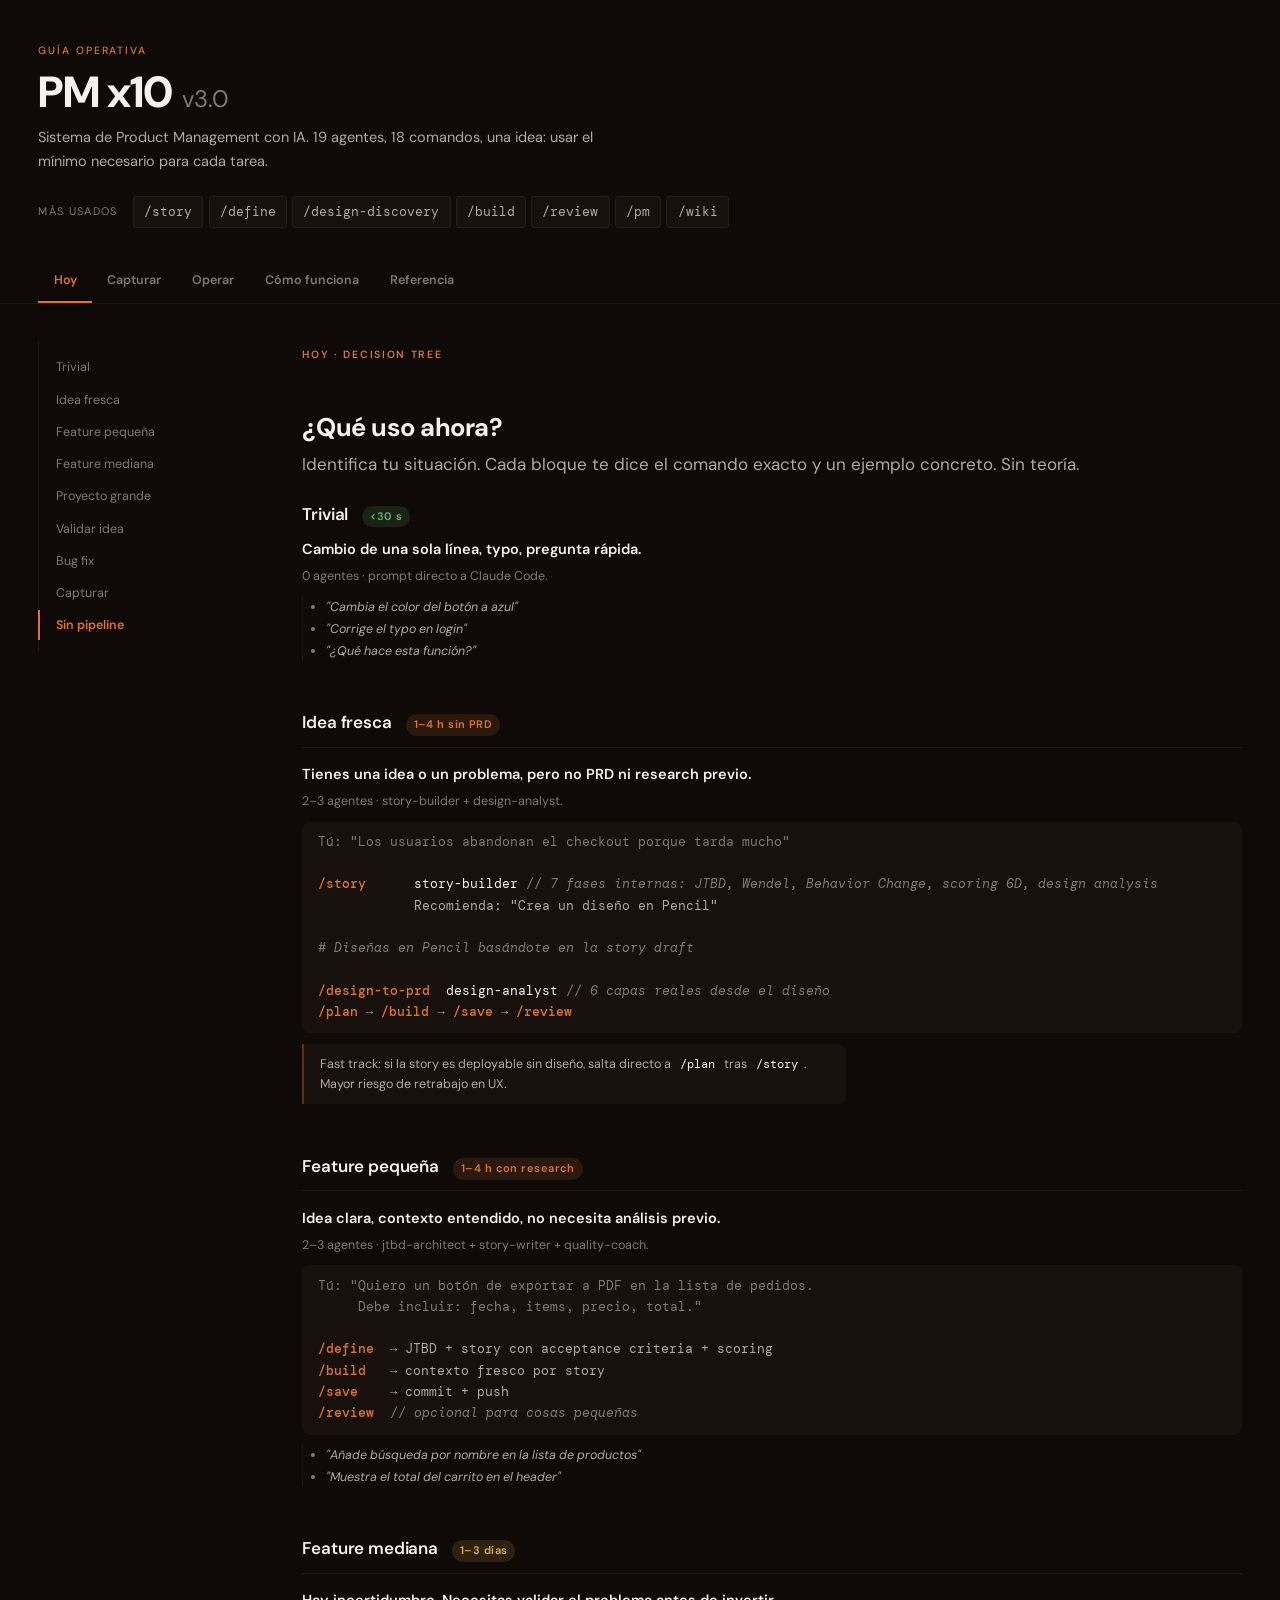
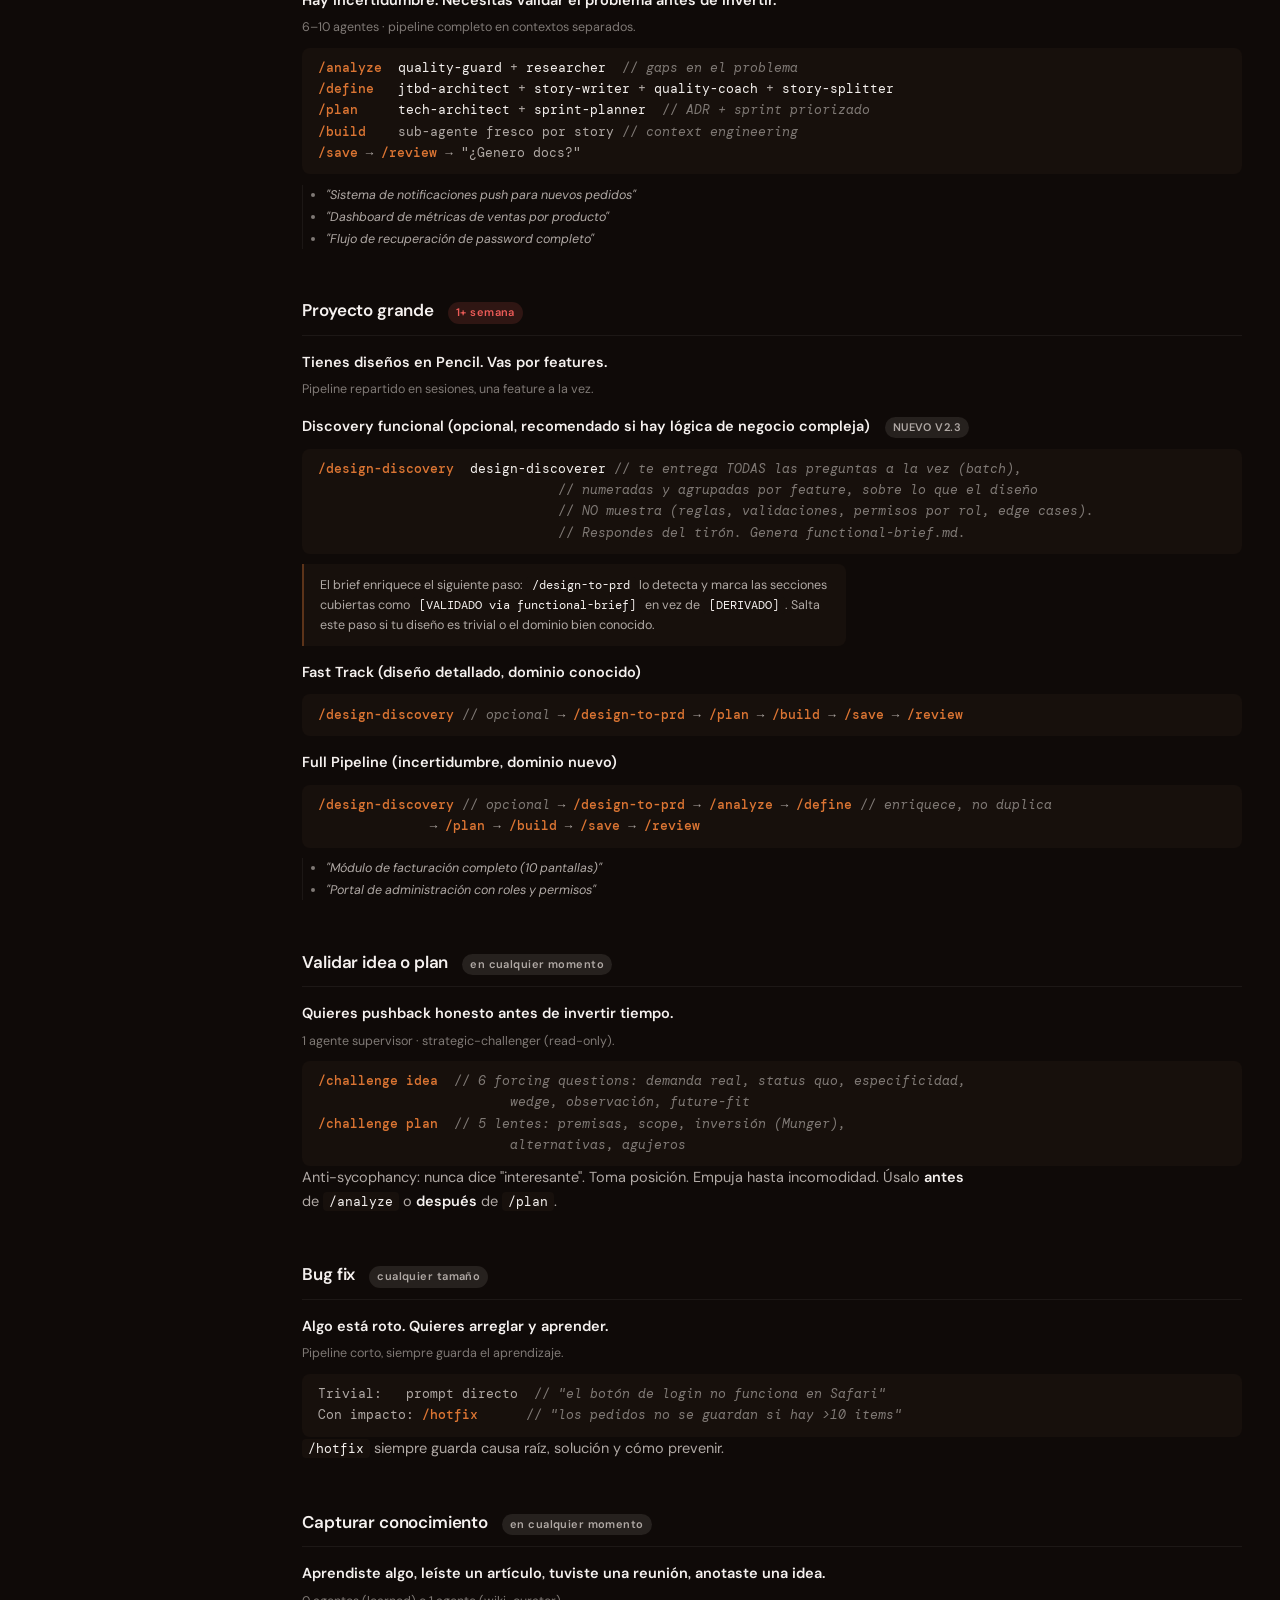
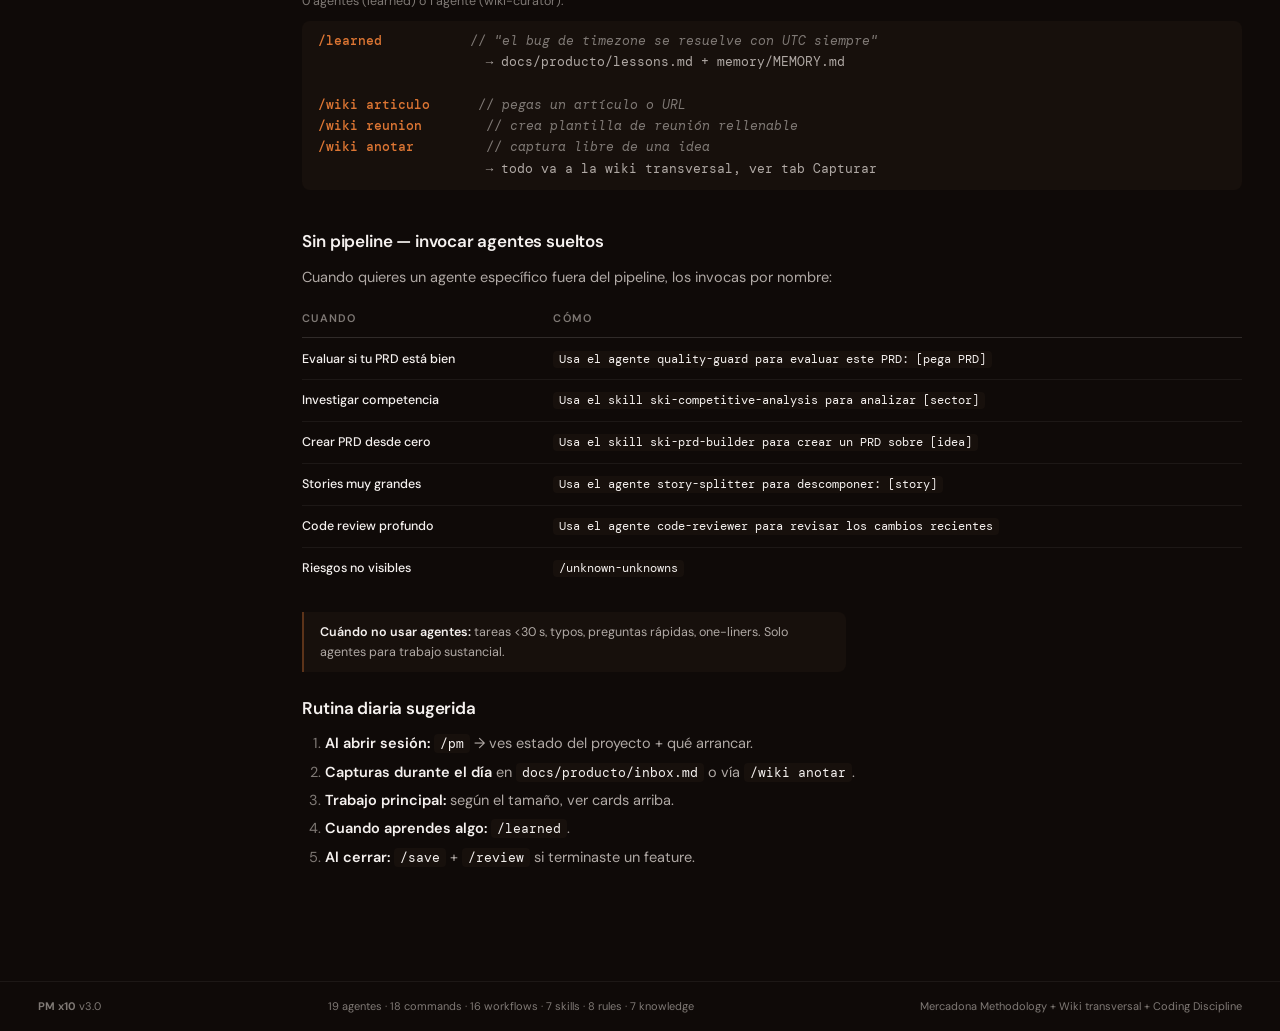
<file: pm-agent-system-guia-de-uso.html>
<!DOCTYPE html>
<html lang="es">
<head>
<meta charset="UTF-8">
<meta name="viewport" content="width=device-width, initial-scale=1.0">
<title>PM x10 — Guía operativa</title>
<link href="https://fonts.googleapis.com/css2?family=DM+Sans:wght@300;400;500;600;700;900&family=DM+Mono:wght@400;500&display=swap" rel="stylesheet">
<style>
  /* ═══════════════ Tokens ═══════════════ */
  :root {
    /* Background (tinted, no pure black) */
    --bg:           oklch(15% 0.01 50);
    --surface:      oklch(18% 0.015 50);
    --surface-2:    oklch(22% 0.02 50);

    /* Accent: terracota cálido — único color decorativo */
    --accent:       oklch(67% 0.15 50);
    --accent-soft:  color-mix(in oklch, var(--accent) 12%, transparent);
    --accent-edge:  color-mix(in oklch, var(--accent) 35%, transparent);

    /* Texto (3 niveles, todos WCAG AA) */
    --text:    oklch(96% 0.005 50);
    --text-2:  oklch(74% 0.01 50);
    --text-3:  oklch(58% 0.01 50);

    /* Semánticos (3 estrictos, solo cuando comunican) */
    --success: oklch(70% 0.13 145);
    --warning: oklch(78% 0.13 80);
    --danger:  oklch(66% 0.18 25);

    /* Borders */
    --border:        color-mix(in oklch, var(--text) 6%, transparent);
    --border-strong: color-mix(in oklch, var(--text) 14%, transparent);

    /* Tipografía: DM Sans protagonista, DM Mono solo en código real */
    --sans: 'DM Sans', system-ui, sans-serif;
    --mono: 'DM Mono', ui-monospace, monospace;

    /* Type scale fluida */
    --t-xs:   clamp(11px, 0.72vw, 12px);
    --t-sm:   clamp(12.5px, 0.82vw, 13.5px);
    --t-base: clamp(14.5px, 0.95vw, 16px);
    --t-lg:   clamp(17px, 1.2vw, 20px);
    --t-xl:   clamp(22px, 2vw, 30px);
    --t-2xl:  clamp(32px, 3.4vw, 48px);
    --t-eyebrow: 10.5px;

    /* Spacing fluida con ritmo variado */
    --s-1: clamp(4px, 0.4vw, 6px);
    --s-2: clamp(8px, 0.8vw, 12px);
    --s-3: clamp(12px, 1.2vw, 18px);
    --s-4: clamp(18px, 1.8vw, 26px);
    --s-5: clamp(28px, 3vw, 44px);
    --s-6: clamp(40px, 5vw, 72px);

    /* Radii */
    --r-sm: 4px;
    --r-md: 8px;
    --r-lg: 14px;

    /* Easing */
    --ease: cubic-bezier(0.22, 1, 0.36, 1);
  }

  /* ═══════════════ Reset ═══════════════ */
  *, *::before, *::after { box-sizing: border-box; margin: 0; padding: 0; }
  html { color-scheme: dark; }
  body {
    background: var(--bg);
    color: var(--text);
    font-family: var(--sans);
    font-size: var(--t-base);
    line-height: 1.6;
    font-feature-settings: "ss01", "kern";
    -webkit-font-smoothing: antialiased;
    text-rendering: optimizeLegibility;
  }
  a { color: var(--accent); text-decoration: none; }
  a:hover { text-decoration: underline; text-underline-offset: 3px; }
  button { font: inherit; color: inherit; background: none; border: 0; cursor: pointer; }
  code, pre { font-family: var(--mono); font-size: 0.92em; }

  /* ═══════════════ Focus visible ═══════════════ */
  :focus-visible {
    outline: 2px solid var(--accent);
    outline-offset: 3px;
    border-radius: var(--r-sm);
  }

  /* ═══════════════ Header ═══════════════ */
  .site-header {
    padding: var(--s-5) var(--s-5) var(--s-3);
    max-width: 1280px;
    margin: 0 auto;
  }
  .brand-eyebrow {
    display: inline-block;
    font-size: var(--t-eyebrow);
    font-weight: 500;
    letter-spacing: 0.18em;
    text-transform: uppercase;
    color: var(--accent);
    margin-bottom: var(--s-2);
  }
  .brand-title {
    font-size: var(--t-2xl);
    font-weight: 800;
    letter-spacing: -0.02em;
    line-height: 1.05;
    margin-bottom: var(--s-2);
  }
  .brand-title .v {
    font-weight: 400;
    color: var(--text-3);
    margin-left: var(--s-2);
    font-size: 0.55em;
    letter-spacing: 0;
  }
  .brand-lead {
    font-size: var(--t-base);
    color: var(--text-2);
    max-width: 60ch;
    margin-bottom: var(--s-4);
  }
  .quick-actions {
    display: flex;
    flex-wrap: wrap;
    gap: var(--s-1);
  }
  .qa {
    font-family: var(--mono);
    font-size: var(--t-sm);
    padding: var(--s-1) var(--s-2);
    color: var(--text-2);
    background: var(--surface);
    border: 1px solid var(--border);
    border-radius: var(--r-sm);
    transition: all 180ms var(--ease);
    text-decoration: none;
  }
  .qa:hover {
    color: var(--accent);
    border-color: var(--accent-edge);
    background: var(--accent-soft);
    text-decoration: none;
  }
  .qa-label {
    color: var(--text-3);
    font-size: var(--t-xs);
    margin-right: var(--s-2);
    align-self: center;
    text-transform: uppercase;
    letter-spacing: 0.12em;
  }

  /* ═══════════════ Tabs ═══════════════ */
  .tabs {
    display: flex;
    gap: 0;
    padding: 0 var(--s-5);
    max-width: 1280px;
    margin: var(--s-3) auto 0;
    border-bottom: 1px solid var(--border);
    overflow-x: auto;
  }
  .tab {
    min-height: 44px;
    padding: 0 var(--s-3);
    font-size: var(--t-sm);
    font-weight: 600;
    color: var(--text-3);
    border-bottom: 2px solid transparent;
    transition: color 180ms var(--ease), border-color 180ms var(--ease);
    white-space: nowrap;
  }
  .tab:hover { color: var(--text); }
  .tab[aria-selected="true"] {
    color: var(--accent);
    border-bottom-color: var(--accent);
  }

  /* ═══════════════ Layout ═══════════════ */
  .container {
    max-width: 1280px;
    margin: 0 auto;
    padding: var(--s-5);
  }
  .panel {
    display: grid;
    grid-template-columns: 200px minmax(0, 1fr);
    gap: var(--s-6);
    align-items: start;
  }
  .panel[hidden] { display: none; }
  @media (max-width: 920px) {
    .panel { grid-template-columns: 1fr; gap: var(--s-3); }
  }

  /* ═══════════════ Sub-nav lateral ═══════════════ */
  .subnav {
    position: sticky;
    top: var(--s-3);
    display: flex;
    flex-direction: column;
    gap: 2px;
    padding: var(--s-2) 0;
    border-left: 1px solid var(--border);
  }
  @media (max-width: 920px) {
    .subnav { position: static; flex-direction: row; flex-wrap: wrap; border-left: 0; padding: var(--s-2) 0; gap: var(--s-1); }
  }
  .subnav a {
    padding: var(--s-1) var(--s-3);
    font-size: var(--t-sm);
    color: var(--text-3);
    border-left: 2px solid transparent;
    margin-left: -1px;
    transition: all 160ms var(--ease);
    text-decoration: none;
  }
  @media (max-width: 920px) {
    .subnav a { border-left: 0; border-bottom: 1px solid transparent; padding: var(--s-1) var(--s-2); margin: 0; }
  }
  .subnav a:hover { color: var(--text); text-decoration: none; }
  .subnav a.is-active {
    color: var(--accent);
    border-left-color: var(--accent);
    font-weight: 600;
  }

  /* ═══════════════ Tipografía de contenido ═══════════════ */
  .panel h2 {
    font-size: var(--t-xl);
    font-weight: 700;
    letter-spacing: -0.015em;
    line-height: 1.15;
    margin-top: var(--s-5);
    margin-bottom: var(--s-2);
    scroll-margin-top: var(--s-5);
  }
  .panel h2:first-child { margin-top: 0; }
  .panel h3 {
    font-size: var(--t-lg);
    font-weight: 600;
    letter-spacing: -0.01em;
    margin-top: var(--s-4);
    margin-bottom: var(--s-2);
    scroll-margin-top: var(--s-5);
  }
  .panel h4 {
    font-size: var(--t-base);
    font-weight: 600;
    margin-top: var(--s-3);
    margin-bottom: var(--s-1);
  }
  .panel p {
    color: var(--text-2);
    max-width: 68ch;
    margin-bottom: var(--s-2);
  }
  .panel p + p { margin-top: var(--s-2); }
  .panel strong { color: var(--text); font-weight: 600; }
  .panel code {
    background: var(--surface);
    padding: 1px 6px;
    border-radius: var(--r-sm);
    color: var(--text);
  }
  .panel ul, .panel ol {
    color: var(--text-2);
    margin: var(--s-2) 0;
    padding-left: var(--s-4);
    max-width: 68ch;
  }
  .panel li { margin-bottom: var(--s-1); }
  .panel li::marker { color: var(--text-3); }

  /* Eyebrow / lead intro de tab */
  .panel-lead {
    font-size: var(--t-lg);
    color: var(--text-2);
    max-width: 60ch;
    margin-bottom: var(--s-5);
    line-height: 1.5;
  }
  .panel-eyebrow {
    display: inline-block;
    font-size: var(--t-eyebrow);
    font-weight: 600;
    letter-spacing: 0.16em;
    text-transform: uppercase;
    color: var(--accent);
    margin-bottom: var(--s-2);
  }

  /* ═══════════════ Bloques específicos ═══════════════ */

  /* Recipe: situación + comando(s). Patrón principal de Tab Hoy. */
  .recipe {
    padding: var(--s-3) 0;
    border-top: 1px solid var(--border);
  }
  .recipe:first-of-type { border-top: 0; padding-top: 0; }
  .recipe-when {
    font-size: var(--t-base);
    font-weight: 600;
    color: var(--text);
    margin-bottom: var(--s-1);
  }
  .recipe-meta {
    font-size: var(--t-sm);
    color: var(--text-3);
    margin-bottom: var(--s-2);
  }
  .recipe-flow {
    font-family: var(--mono);
    font-size: var(--t-sm);
    color: var(--text-2);
    background: var(--surface);
    padding: var(--s-2) var(--s-3);
    border-radius: var(--r-md);
    margin-top: var(--s-2);
    overflow-x: auto;
    white-space: pre;
    line-height: 1.7;
  }
  .recipe-flow .cmd { color: var(--accent); font-weight: 500; }
  .recipe-flow .you { color: var(--text-3); }
  .recipe-flow .agent { color: var(--text); }
  .recipe-flow .note { color: var(--text-3); font-style: italic; }
  .recipe-examples {
    font-size: var(--t-sm);
    color: var(--text-3);
    margin-top: var(--s-2);
    padding-left: var(--s-3);
    border-left: 1px solid var(--border);
  }
  .recipe-examples li { font-style: italic; margin-bottom: 2px; }

  /* Pill (size indicator) */
  .pill {
    display: inline-block;
    font-size: var(--t-xs);
    font-weight: 600;
    padding: 2px 8px;
    border-radius: 99px;
    letter-spacing: 0.04em;
    margin-left: var(--s-2);
  }
  .pill-trivial { background: color-mix(in oklch, var(--success) 14%, transparent); color: var(--success); }
  .pill-small   { background: color-mix(in oklch, var(--accent) 14%, transparent); color: var(--accent); }
  .pill-medium  { background: color-mix(in oklch, var(--warning) 14%, transparent); color: var(--warning); }
  .pill-large   { background: color-mix(in oklch, var(--danger) 14%, transparent); color: var(--danger); }
  .pill-special { background: color-mix(in oklch, var(--text-2) 14%, transparent); color: var(--text-2); }

  /* Notas inline */
  .note-inline {
    display: block;
    font-size: var(--t-sm);
    color: var(--text-3);
    background: var(--surface);
    border-left: 2px solid var(--accent-edge);
    padding: var(--s-2) var(--s-3);
    margin: var(--s-2) 0;
    border-radius: 0 var(--r-md) var(--r-md) 0;
  }

  /* Tabla (Referencia) */
  table {
    width: 100%;
    border-collapse: collapse;
    margin: var(--s-2) 0 var(--s-4);
    font-size: var(--t-sm);
  }
  thead { border-bottom: 1px solid var(--border-strong); }
  th {
    text-align: left;
    font-size: var(--t-xs);
    font-weight: 600;
    color: var(--text-3);
    text-transform: uppercase;
    letter-spacing: 0.1em;
    padding: var(--s-2) var(--s-3) var(--s-2) 0;
  }
  td {
    padding: var(--s-2) var(--s-3) var(--s-2) 0;
    color: var(--text-2);
    border-bottom: 1px solid var(--border);
    vertical-align: top;
  }
  td:first-child { color: var(--text); font-weight: 500; }
  tr:last-child td { border-bottom: 0; }

  /* Details/summary para Capturar (colapsable) */
  details {
    border-top: 1px solid var(--border);
    padding: var(--s-3) 0;
  }
  details:first-of-type { border-top: 0; padding-top: 0; }
  details summary {
    font-size: var(--t-lg);
    font-weight: 600;
    color: var(--text);
    cursor: pointer;
    list-style: none;
    display: flex;
    align-items: center;
    gap: var(--s-2);
  }
  details summary::-webkit-details-marker { display: none; }
  details summary::before {
    content: "+";
    display: inline-block;
    width: 18px;
    color: var(--text-3);
    font-weight: 400;
    transition: transform 180ms var(--ease);
  }
  details[open] summary::before { content: "−"; }
  details summary:hover { color: var(--accent); }
  details > *:not(summary) { margin-top: var(--s-3); }

  /* Diagrama ASCII / pre */
  .diagram {
    font-family: var(--mono);
    font-size: var(--t-sm);
    color: var(--text-2);
    background: var(--surface);
    padding: var(--s-3);
    border-radius: var(--r-md);
    margin: var(--s-2) 0;
    overflow-x: auto;
    white-space: pre;
    line-height: 1.7;
  }
  .diagram .em { color: var(--accent); font-weight: 500; }

  /* ═══════════════ Footer ═══════════════ */
  .site-footer {
    max-width: 1280px;
    margin: var(--s-6) auto 0;
    padding: var(--s-3) var(--s-5);
    border-top: 1px solid var(--border);
    font-size: var(--t-xs);
    color: var(--text-3);
    display: flex;
    flex-wrap: wrap;
    gap: var(--s-3);
    justify-content: space-between;
  }

  /* ═══════════════ Reduce motion ═══════════════ */
  @media (prefers-reduced-motion: reduce) {
    *, *::before, *::after { transition: none !important; animation: none !important; }
  }
</style>
</head>
<body>

<header class="site-header">
  <span class="brand-eyebrow">Guía operativa</span>
  <h1 class="brand-title">PM x10<span class="v">v3.0</span></h1>
  <p class="brand-lead">Sistema de Product Management con IA. 19 agentes, 18 comandos, una idea: usar el mínimo necesario para cada tarea.</p>
  <nav class="quick-actions" aria-label="Comandos más usados">
    <span class="qa-label">Más usados</span>
    <a href="#hoy-idea" class="qa">/story</a>
    <a href="#hoy-pequeno" class="qa">/define</a>
    <a href="#hoy-grande" class="qa">/design-discovery</a>
    <a href="#hoy-build" class="qa">/build</a>
    <a href="#hoy-review" class="qa">/review</a>
    <a href="#capturar-pm" class="qa">/pm</a>
    <a href="#capturar-wiki" class="qa">/wiki</a>
  </nav>
</header>

<nav class="tabs" role="tablist" aria-label="Secciones de la guía">
  <button class="tab" role="tab" aria-selected="true"  aria-controls="tab-hoy"     data-tab="hoy">Hoy</button>
  <button class="tab" role="tab" aria-selected="false" aria-controls="tab-capturar"  data-tab="capturar">Capturar</button>
  <button class="tab" role="tab" aria-selected="false" aria-controls="tab-operar"    data-tab="operar">Operar</button>
  <button class="tab" role="tab" aria-selected="false" aria-controls="tab-funciona"  data-tab="funciona">Cómo funciona</button>
  <button class="tab" role="tab" aria-selected="false" aria-controls="tab-referencia" data-tab="referencia">Referencia</button>
</nav>

<main class="container">

<!-- ═══════════════════════════ HOY ═══════════════════════════ -->
<article class="panel" id="tab-hoy" role="tabpanel" aria-labelledby="tab-hoy-btn">
  <aside class="subnav" aria-label="Secciones de Hoy">
    <a href="#hoy-trivial">Trivial</a>
    <a href="#hoy-idea">Idea fresca</a>
    <a href="#hoy-pequeno">Feature pequeña</a>
    <a href="#hoy-mediano">Feature mediana</a>
    <a href="#hoy-grande">Proyecto grande</a>
    <a href="#hoy-validar">Validar idea</a>
    <a href="#hoy-bug">Bug fix</a>
    <a href="#hoy-aprender">Capturar</a>
    <a href="#hoy-directo">Sin pipeline</a>
  </aside>
  <section class="content">
    <span class="panel-eyebrow">Hoy · Decision tree</span>
    <h2 id="hoy-top">¿Qué uso ahora?</h2>
    <p class="panel-lead">Identifica tu situación. Cada bloque te dice el comando exacto y un ejemplo concreto. Sin teoría.</p>

    <h3 id="hoy-trivial">Trivial <span class="pill pill-trivial">&lt;30 s</span></h3>
    <div class="recipe">
      <div class="recipe-when">Cambio de una sola línea, typo, pregunta rápida.</div>
      <div class="recipe-meta">0 agentes · prompt directo a Claude Code.</div>
      <ul class="recipe-examples">
        <li>"Cambia el color del botón a azul"</li>
        <li>"Corrige el typo en login"</li>
        <li>"¿Qué hace esta función?"</li>
      </ul>
    </div>

    <h3 id="hoy-idea">Idea fresca <span class="pill pill-small">1–4 h sin PRD</span></h3>
    <div class="recipe">
      <div class="recipe-when">Tienes una idea o un problema, pero no PRD ni research previo.</div>
      <div class="recipe-meta">2–3 agentes · story-builder + design-analyst.</div>
      <pre class="recipe-flow"><span class="you">Tú: "Los usuarios abandonan el checkout porque tarda mucho"</span>

<span class="cmd">/story</span>      <span class="agent">story-builder</span> <span class="note">// 7 fases internas: JTBD, Wendel, Behavior Change, scoring 6D, design analysis</span>
            Recomienda: "Crea un diseño en Pencil"

<span class="note"># Diseñas en Pencil basándote en la story draft</span>

<span class="cmd">/design-to-prd</span>  <span class="agent">design-analyst</span> <span class="note">// 6 capas reales desde el diseño</span>
<span class="cmd">/plan</span> → <span class="cmd">/build</span> → <span class="cmd">/save</span> → <span class="cmd">/review</span></pre>
      <p class="note-inline">Fast track: si la story es deployable sin diseño, salta directo a <code>/plan</code> tras <code>/story</code>. Mayor riesgo de retrabajo en UX.</p>
    </div>

    <h3 id="hoy-pequeno">Feature pequeña <span class="pill pill-small">1–4 h con research</span></h3>
    <div class="recipe">
      <div class="recipe-when">Idea clara, contexto entendido, no necesita análisis previo.</div>
      <div class="recipe-meta">2–3 agentes · jtbd-architect + story-writer + quality-coach.</div>
      <pre class="recipe-flow"><span class="you">Tú: "Quiero un botón de exportar a PDF en la lista de pedidos.
     Debe incluir: fecha, items, precio, total."</span>

<span class="cmd">/define</span>  → JTBD + story con acceptance criteria + scoring
<span class="cmd">/build</span>   → contexto fresco por story
<span class="cmd">/save</span>    → commit + push
<span class="cmd">/review</span>  <span class="note">// opcional para cosas pequeñas</span></pre>
      <ul class="recipe-examples">
        <li>"Añade búsqueda por nombre en la lista de productos"</li>
        <li>"Muestra el total del carrito en el header"</li>
      </ul>
    </div>

    <h3 id="hoy-mediano">Feature mediana <span class="pill pill-medium">1–3 días</span></h3>
    <div class="recipe">
      <div class="recipe-when">Hay incertidumbre. Necesitas validar el problema antes de invertir.</div>
      <div class="recipe-meta">6–10 agentes · pipeline completo en contextos separados.</div>
      <pre class="recipe-flow"><span class="cmd">/analyze</span>  <span class="agent">quality-guard</span> + <span class="agent">researcher</span>  <span class="note">// gaps en el problema</span>
<span class="cmd">/define</span>   <span class="agent">jtbd-architect</span> + <span class="agent">story-writer</span> + <span class="agent">quality-coach</span> + <span class="agent">story-splitter</span>
<span class="cmd">/plan</span>     <span class="agent">tech-architect</span> + <span class="agent">sprint-planner</span>  <span class="note">// ADR + sprint priorizado</span>
<span class="cmd">/build</span>    sub-agente fresco por story <span class="note">// context engineering</span>
<span class="cmd">/save</span> → <span class="cmd">/review</span> → "¿Genero docs?"</pre>
      <ul class="recipe-examples">
        <li>"Sistema de notificaciones push para nuevos pedidos"</li>
        <li>"Dashboard de métricas de ventas por producto"</li>
        <li>"Flujo de recuperación de password completo"</li>
      </ul>
    </div>

    <h3 id="hoy-grande">Proyecto grande <span class="pill pill-large">1+ semana</span></h3>
    <div class="recipe">
      <div class="recipe-when">Tienes diseños en Pencil. Vas por features.</div>
      <div class="recipe-meta">Pipeline repartido en sesiones, una feature a la vez.</div>

      <h4>Discovery funcional (opcional, recomendado si hay lógica de negocio compleja) <span class="pill pill-special">NUEVO V2.3</span></h4>
      <pre class="recipe-flow"><span class="cmd">/design-discovery</span>  <span class="agent">design-discoverer</span> <span class="note">// te entrega TODAS las preguntas a la vez (batch),
                              // numeradas y agrupadas por feature, sobre lo que el diseño
                              // NO muestra (reglas, validaciones, permisos por rol, edge cases).
                              // Respondes del tirón. Genera functional-brief.md.</span></pre>
      <p class="note-inline">El brief enriquece el siguiente paso: <code>/design-to-prd</code> lo detecta y marca las secciones cubiertas como <code>[VALIDADO via functional-brief]</code> en vez de <code>[DERIVADO]</code>. Salta este paso si tu diseño es trivial o el dominio bien conocido.</p>

      <h4>Fast Track (diseño detallado, dominio conocido)</h4>
      <pre class="recipe-flow"><span class="cmd">/design-discovery</span> <span class="note">// opcional</span> → <span class="cmd">/design-to-prd</span> → <span class="cmd">/plan</span> → <span class="cmd">/build</span> → <span class="cmd">/save</span> → <span class="cmd">/review</span></pre>
      <h4>Full Pipeline (incertidumbre, dominio nuevo)</h4>
      <pre class="recipe-flow"><span class="cmd">/design-discovery</span> <span class="note">// opcional</span> → <span class="cmd">/design-to-prd</span> → <span class="cmd">/analyze</span> → <span class="cmd">/define</span> <span class="note">// enriquece, no duplica</span>
              → <span class="cmd">/plan</span> → <span class="cmd">/build</span> → <span class="cmd">/save</span> → <span class="cmd">/review</span></pre>
      <ul class="recipe-examples">
        <li>"Módulo de facturación completo (10 pantallas)"</li>
        <li>"Portal de administración con roles y permisos"</li>
      </ul>
    </div>

    <h3 id="hoy-validar">Validar idea o plan <span class="pill pill-special">en cualquier momento</span></h3>
    <div class="recipe">
      <div class="recipe-when">Quieres pushback honesto antes de invertir tiempo.</div>
      <div class="recipe-meta">1 agente supervisor · strategic-challenger (read-only).</div>
      <pre class="recipe-flow"><span class="cmd">/challenge idea</span>  <span class="note">// 6 forcing questions: demanda real, status quo, especificidad,
                        wedge, observación, future-fit</span>
<span class="cmd">/challenge plan</span>  <span class="note">// 5 lentes: premisas, scope, inversión (Munger),
                        alternativas, agujeros</span></pre>
      <p>Anti-sycophancy: nunca dice "interesante". Toma posición. Empuja hasta incomodidad. Úsalo <strong>antes</strong> de <code>/analyze</code> o <strong>después</strong> de <code>/plan</code>.</p>
    </div>

    <h3 id="hoy-bug">Bug fix <span class="pill pill-special">cualquier tamaño</span></h3>
    <div class="recipe">
      <div class="recipe-when">Algo está roto. Quieres arreglar y aprender.</div>
      <div class="recipe-meta">Pipeline corto, siempre guarda el aprendizaje.</div>
      <pre class="recipe-flow">Trivial:   prompt directo  <span class="note">// "el botón de login no funciona en Safari"</span>
Con impacto: <span class="cmd">/hotfix</span>      <span class="note">// "los pedidos no se guardan si hay >10 items"</span></pre>
      <p><code>/hotfix</code> siempre guarda causa raíz, solución y cómo prevenir.</p>
    </div>

    <h3 id="hoy-aprender">Capturar conocimiento <span class="pill pill-special">en cualquier momento</span></h3>
    <div class="recipe">
      <div class="recipe-when">Aprendiste algo, leíste un artículo, tuviste una reunión, anotaste una idea.</div>
      <div class="recipe-meta">0 agentes (learned) o 1 agente (wiki-curator).</div>
      <pre class="recipe-flow"><span class="cmd">/learned</span>           <span class="note">// "el bug de timezone se resuelve con UTC siempre"</span>
                     → docs/producto/lessons.md + memory/MEMORY.md

<span class="cmd">/wiki articulo</span>      <span class="note">// pegas un artículo o URL</span>
<span class="cmd">/wiki reunion</span>        <span class="note">// crea plantilla de reunión rellenable</span>
<span class="cmd">/wiki anotar</span>         <span class="note">// captura libre de una idea</span>
                     → todo va a la wiki transversal, ver tab Capturar</pre>
    </div>

    <h3 id="hoy-directo">Sin pipeline — invocar agentes sueltos</h3>
    <p>Cuando quieres un agente específico fuera del pipeline, los invocas por nombre:</p>
    <table>
      <thead>
        <tr><th>Cuando</th><th>Cómo</th></tr>
      </thead>
      <tbody>
        <tr><td>Evaluar si tu PRD está bien</td><td><code>Usa el agente quality-guard para evaluar este PRD: [pega PRD]</code></td></tr>
        <tr><td>Investigar competencia</td><td><code>Usa el skill ski-competitive-analysis para analizar [sector]</code></td></tr>
        <tr><td>Crear PRD desde cero</td><td><code>Usa el skill ski-prd-builder para crear un PRD sobre [idea]</code></td></tr>
        <tr><td>Stories muy grandes</td><td><code>Usa el agente story-splitter para descomponer: [story]</code></td></tr>
        <tr><td>Code review profundo</td><td><code>Usa el agente code-reviewer para revisar los cambios recientes</code></td></tr>
        <tr><td>Riesgos no visibles</td><td><code>/unknown-unknowns</code></td></tr>
      </tbody>
    </table>
    <p class="note-inline"><strong>Cuándo no usar agentes:</strong> tareas &lt;30 s, typos, preguntas rápidas, one-liners. Solo agentes para trabajo sustancial.</p>

    <h3 id="hoy-rutina">Rutina diaria sugerida</h3>
    <ol>
      <li><strong>Al abrir sesión:</strong> <code>/pm</code> → ves estado del proyecto + qué arrancar.</li>
      <li><strong>Capturas durante el día</strong> en <code>docs/producto/inbox.md</code> o vía <code>/wiki anotar</code>.</li>
      <li><strong>Trabajo principal:</strong> según el tamaño, ver cards arriba.</li>
      <li><strong>Cuando aprendes algo:</strong> <code>/learned</code>.</li>
      <li><strong>Al cerrar:</strong> <code>/save</code> + <code>/review</code> si terminaste un feature.</li>
    </ol>
  </section>
</article>

<!-- ═══════════════════════════ CAPTURAR ═══════════════════════════ -->
<article class="panel" id="tab-capturar" role="tabpanel" hidden>
  <aside class="subnav" aria-label="Secciones de Capturar">
    <a href="#capturar-wiki">Wiki</a>
    <a href="#capturar-pm">PM Producto</a>
    <a href="#capturar-dossiers">Dossiers (V3.1)</a>
    <a href="#capturar-memoria">Memoria & Lessons</a>
    <a href="#capturar-registry">Project Registry</a>
    <a href="#capturar-qa">QA Layer</a>
  </aside>
  <section class="content">
    <span class="panel-eyebrow">Capturar · Conocimiento que persiste</span>
    <h2 id="capturar-top">Lo que el sistema mantiene en el tiempo</h2>
    <p class="panel-lead">Cinco zonas donde se acumula conocimiento entre sesiones. Sin estas, el LLM empieza de cero cada vez. Con estas, tienes memoria operativa real.</p>

    <!-- ━━━ Wiki ━━━ -->
    <details open id="capturar-wiki">
      <summary>Wiki transversal · <code>/wiki</code></summary>
      <p>Memoria viva del proyecto, transversal a todas las áreas (Producto, Marketing, RRHH, Operaciones). Procesa sources brutos (artículos, reuniones, notas, transcripciones) y los sintetiza en páginas semánticas con wikilinks <code>[[slug]]</code>. La gestiona <code>age-spe-wiki-curator</code>.</p>

      <h4>Estructura física</h4>
      <p><code>raw/</code> es la fuente de verdad inmutable. <code>docs/general/wiki/</code> es síntesis derivada (regenerable).</p>
      <pre class="diagram">raw/
├── articulos/         <span class="em">// blogs, papers, recursos externos</span>
├── reuniones/         <span class="em">// asistentes, agenda, decisiones, action items</span>
├── notas/             <span class="em">// capturas rápidas, ideas</span>
├── transcripciones/   <span class="em">// audio→texto</span>
└── otros/

docs/general/wiki/
├── README.md   index.md   log.md   tags.md
├── entities/          <span class="em">// personas, herramientas, APIs, productos</span>
├── concepts/          <span class="em">// decisiones, patrones, principios</span>
├── topics/            <span class="em">// áreas / temas exploratorios</span>
└── sources/           <span class="em">// summaries de cada raw + citations</span></pre>

      <h4>Comandos</h4>
      <table>
        <thead><tr><th>Comando</th><th>Tipo</th><th>Qué hace</th></tr></thead>
        <tbody>
          <tr><td><code>/wiki ingestar &lt;path&gt;</code></td><td>Write</td><td>Procesa un raw. Crea source page. Detecta entidades/conceptos. Si es reunión: extrae <code>DECISIÓN:</code> y action items.</td></tr>
          <tr><td><code>/wiki anotar &lt;texto&gt;</code></td><td>Write</td><td>Captura rápida. Crea raw nota e ingesta.</td></tr>
          <tr><td><code>/wiki articulo &lt;input&gt;</code></td><td>Write</td><td>URL, path o texto pegado → raw artículo + ingesta.</td></tr>
          <tr><td><code>/wiki reunion &lt;título&gt;</code></td><td>Write</td><td>Crea plantilla rellenable (Agenda / Notas / Decisiones / Action items). NO ingesta hasta que rellenes.</td></tr>
          <tr><td><code>/wiki etiqueta &lt;p&gt; &lt;tag&gt;…</code></td><td>Write</td><td>Añade tags + recalcula <code>tags.md</code>.</td></tr>
          <tr><td><code>/wiki revisar</code></td><td>Read</td><td>Health check: orphans, broken wikilinks, duplicados. Solo reporta.</td></tr>
        </tbody>
      </table>

      <h4>Disciplina (reglas de captura en CLAUDE.md)</h4>
      <ol>
        <li><strong>Source nuevo</strong>: si pegas un artículo o copy-paste largo → "¿lo guardo en raw/ y lo ingesto?"</li>
        <li><strong>Entidad/concepto nuevo</strong>: si aparece persona/librería/API → "¿creo entity page?"</li>
        <li><strong>Reuniones</strong>: si mencionas "tuve una reunión con X" → ejecuta <code>/wiki reunion</code>.</li>
        <li><strong>Antes de responder consultas no-triviales</strong>: lee la wiki primero. Cita con wikilinks.</li>
        <li><strong>Filtrar buenas respuestas</strong>: si tu respuesta es densa y valiosa → "¿la archivo como concept page?"</li>
        <li><strong>Action items de reuniones → tareas PM</strong>: sugiere <code>/pm capture</code>, no ejecutes automáticamente.</li>
      </ol>

      <p class="note-inline"><strong>Curator nunca</strong>: modifica raw existente · escribe a docs/&lt;area&gt;/ · invoca a otros agentes · crea entity/concept sin confirmación.</p>
    </details>

    <!-- ━━━ PM Producto ━━━ -->
    <details open id="capturar-pm">
      <summary>PM Producto · <code>/pm</code></summary>
      <p>Coordinador del área Producto. No produce contenido (eso lo hacen los otros 17 agentes). <strong>Indexa, mantiene visible y permite acciones explícitas</strong>. Es agente por área: Marketing/RRHH/Operaciones tendrán el suyo.</p>

      <h4>Archivos del PM</h4>
      <table>
        <thead><tr><th>Archivo</th><th>Para qué</th></tr></thead>
        <tbody>
          <tr><td><code>docs/producto/inbox.md</code></td><td>Buzón libre. Tú o los agentes anotan ideas. El PM las procesa con <code>/pm inbox</code>.</td></tr>
          <tr><td><code>pm/tasks.json</code></td><td>Índice maestro derivado del filesystem. Si se borra, el PM lo regenera escaneando los .md.</td></tr>
          <tr><td><code>pm/id-counters.json</code></td><td>~50 tokens. Lo leen los agentes generadores (story-writer/builder/design-analyst) en lugar de tasks.json completo (~9K tokens). Ahorra contexto.</td></tr>
          <tr><td><code>pm/config.json</code></td><td>Áreas, agentes, estados, transiciones. Editar para activar Marketing/RRHH/Operaciones.</td></tr>
          <tr><td><code>pm/events.jsonl</code></td><td>Activity log opcional. Sin él, el PM funciona inferenciando por filesystem.</td></tr>
        </tbody>
      </table>

      <h4>Modelo de estados V2.0 — Kanban como cola de trabajo por agente <span class="pill pill-special">NUEVO</span></h4>
      <p><strong>Cambio fundamental respecto a V1</strong>: cada columna del kanban representa <strong>el agente que debe trabajar esa tarea</strong>. Tú arrastras tareas entre columnas para asignar trabajo a agentes. El PM ve la columna donde está la tarea y sabe qué agente lanzar. <strong>Tú controlas el estado</strong>, el PM observa los artefactos.</p>

      <table>
        <thead><tr><th>Columna</th><th>Tipo</th><th>Agente que toca trabajar</th><th>Comando</th><th>Output (artefacto)</th></tr></thead>
        <tbody>
          <tr><td><code>sin_priorizar</code></td><td>bandeja</td><td>— (tú decides)</td><td>—</td><td>—</td></tr>
          <tr><td><code>priorizada</code></td><td>bandeja</td><td>— (tú decides siguiente paso)</td><td>—</td><td>—</td></tr>
          <tr><td><code>research</code></td><td>agente</td><td>age-spe-researcher + quality-guard</td><td><code>/analyze</code></td><td><code>research.md</code></td></tr>
          <tr><td><code>definicion</code></td><td>agente</td><td>design-analyst / story-writer / story-builder (según contexto)</td><td><code>/design-to-prd</code>, <code>/define</code>, <code>/story</code></td><td><code>stories.md</code></td></tr>
          <tr><td><code>planning</code></td><td>agente</td><td>age-spe-tech-architect + sprint-planner</td><td><code>/plan</code></td><td><code>architecture.md</code></td></tr>
          <tr><td><code>build</code></td><td>agente</td><td>sub-agente de /build</td><td><code>/build</code></td><td>entrada en <code>build-state.md</code></td></tr>
          <tr><td><code>review</code></td><td>agente</td><td>test-engineer + code-reviewer + supervisores</td><td><code>/review</code></td><td>entrada aprobada en <code>qa.md</code></td></tr>
          <tr><td><code>hecho</code></td><td>terminal</td><td>—</td><td>—</td><td>—</td></tr>
          <tr><td><code>bloqueada</code> <em>(tray)</em></td><td>lateral</td><td>—</td><td><code>/pm block</code></td><td>—</td></tr>
          <tr><td><code>cancelada</code> <em>(tray)</em></td><td>lateral</td><td>—</td><td><code>/pm cancel</code></td><td>—</td></tr>
        </tbody>
      </table>

      <h5>Sub-indicador en cada card (⏸ pendiente / ✅ completado)</h5>
      <p>Cada card muestra si el agente ya hizo su parte:</p>
      <ul>
        <li><strong>⏸ pendiente</strong>: tarea está en la columna pero el agente NO ha sido lanzado. El artefacto esperado no existe en filesystem.</li>
        <li><strong>✅ completado</strong>: el agente terminó. El artefacto esperado (<code>research.md</code>, <code>stories.md</code>, etc.) existe.</li>
      </ul>
      <p>Cuando una tarea está <strong>⏸ pendiente</strong>, la card muestra un botón <code>📋 /comando</code> que copia el comando al portapapeles para que lo pegues en Claude Code.</p>
      <p>Cuando está <strong>✅ completado</strong>, la card muestra una sugerencia textual: <em>"⤷ Próximo: arrastra a Planning y lanza /plan"</em>.</p>

      <h5>Columna "Definición" — 3 rutas alternativas</h5>
      <p>La columna <code>definicion</code> puede ser ejecutada por <strong>3 agentes distintos</strong> según el contexto. Pablo elige qué comando lanzar:</p>
      <ul>
        <li><strong>Hay diseños en Pencil</strong> → <code>/design-discovery</code> (opcional, captura lógica funcional vía entrevista al PM) → <code>/design-to-prd</code> (design-analyst)</li>
        <li><strong>Existe research.md previo</strong> → <code>/define</code> (jtbd-architect + story-writer enriquece)</li>
        <li><strong>Idea autónoma sin diseños ni research</strong> → <code>/story</code> (story-builder)</li>
      </ul>
      <p>Los 3 producen <code>stories.md</code> (sub-indicador pasa a ✅ completado), y la tarea avanza igual al siguiente estado.</p>

      <h5>Transiciones: TODAS LIBRES</h5>
      <p>Cualquier estado puede ir a cualquier otro. El sistema confía en el humano. Si quieres mover una tarea de <code>hecho</code> a <code>research</code> (bug post-aprobación) o saltar de <code>sin_priorizar</code> directo a <code>build</code> (experimento), se permite.</p>
      <p>Si en el futuro quieres restringir transiciones, edita la matriz <code>transitions</code> en <code>pm/config.json</code> → <code>areas.producto.transitions</code> manualmente.</p>

      <h5>UI del kanban</h5>
      <p>8 columnas principales (sin_priorizar → hecho) horizontales + <strong>tray lateral colapsable</strong> a la derecha con <code>bloqueada</code> y <code>cancelada</code>. Click en el botón "▶ Tray" para colapsar/expandir.</p>

      <h5>Inferencia bootstrap (solo tareas nuevas)</h5>
      <p>Si una tarea recién creada no tiene <code>status</code> aún, el PM infiere uno razonable según artefactos existentes (qa.md → hecho, build-state.md → build, architecture.md → planning, stories.md → definicion, research.md → research, sprint.md → priorizada, default → sin_priorizar). <strong>Una sola vez por tarea</strong>: después, el humano controla.</p>

      <h5>Migración desde V1 (estados viejos)</h5>
      <p>Proyectos creados antes de V2.0 tenían los 8 estados viejos (<code>en_definicion</code>, <code>en_build</code>, etc.). Para migrar:</p>
      <pre class="diagram">bash "$HOME/Desktop/PABLO/Proyectos/AgentArchitect/exports/pmx-product/scripts/migrate-states-v2.sh" "/ruta/proyecto" --apply</pre>
      <p>El script:</p>
      <ul>
        <li>Re-mapea <code>status</code> de cada tarea en <code>pm/tasks.json</code> y en frontmatter de stories.md</li>
        <li>Mueve <code>states</code>/<code>transitions</code> del nivel global de <code>config.json</code> a <code>areas.producto.*</code></li>
        <li>Añade <code>state_meta</code> con info de agente/comando/artefacto por estado</li>
        <li>Backup automático. Idempotente. Dry-run por defecto.</li>
      </ul>

      <h4>Modos de <code>/pm</code></h4>
      <table>
        <thead><tr><th>Comando</th><th>Tipo</th><th>Qué hace</th></tr></thead>
        <tbody>
          <tr><td><code>/pm</code></td><td>Read</td><td>sync + next + status (default).</td></tr>
          <tr><td><code>/pm sync</code></td><td>Read</td><td>Reindexa filesystem, reporta drift y tareas nuevas.</td></tr>
          <tr><td><code>/pm inbox</code></td><td>Write</td><td>Procesa <code>inbox.md</code>: clasifica, asigna ID, vacía consumidas.</td></tr>
          <tr><td><code>/pm next</code></td><td>Read</td><td>Propone 3–5 tareas listas para arrancar.</td></tr>
          <tr><td><code>/pm status</code></td><td>Read</td><td>Resumen visual: contadores, drift, inbox pendiente.</td></tr>
          <tr><td><code>/pm prioritize HU-XXX</code></td><td>Write</td><td>Mueve a <code>backlog_priorizado</code> + entrada en <code>sprint.md</code>.</td></tr>
          <tr><td><code>/pm block HU-XXX &lt;razón&gt;</code></td><td>Write</td><td>Marca bloqueado, guarda <code>previous_status</code>, actualiza frontmatter.</td></tr>
          <tr><td><code>/pm unblock HU-XXX</code></td><td>Write</td><td>Restaura el estado anterior al bloqueo.</td></tr>
          <tr><td><code>/pm done HU-XXX</code></td><td>Write</td><td>Aprueba sin pasar por <code>/review</code>. Para ideas descartadas o tareas no-build.</td></tr>
          <tr><td><code>/pm cancel HU-XXX &lt;razón&gt;</code></td><td>Write</td><td>Estado terminal cancelado. Archivada pero visible en histórico.</td></tr>
        </tbody>
      </table>

      <h4>Vista en el dashboard</h4>
      <p>Al pulsar la pestaña <strong>Proyecto</strong> del dashboard, ves 3 sub-pestañas: <strong>Resumen</strong> (cards + drift + próximas a arrancar), <strong>Funcionalidades</strong> (tabla editable inline tipo Notion), <strong>Kanban</strong> (8 columnas con drag &amp; drop). Botón <strong>+ Nueva funcionalidad</strong> en Resumen y Funcionalidades crea stories sin salir.</p>

      <p class="note-inline"><strong>PM nunca</strong>: escribe a <code>stories.md</code> (excepto frontmatter en block/unblock) · invoca a otros agentes · bloquea flujo · esconde drift.</p>

      <h4>PRD canónico por épica <span class="pill pill-special">NUEVO V3.3</span></h4>
      <p>Cada épica tiene un <code>prd.md</code> como <strong>definición canónica</strong> (problema, métricas, AS-IS/TO-BE, actores, scope, diseño técnico). El PRD es <strong>nivel feature/épica</strong>, NO nivel user story — las stories son las unidades de trabajo dentro del PRD.</p>

      <h5>Cuándo se crea</h5>
      <table>
        <thead><tr><th>Comando</th><th>Crea PRD esqueleto</th></tr></thead>
        <tbody>
          <tr><td><code>/pm inbox</code></td><td>SÍ — al crear EPIC con feature slug, genera <code>docs/producto/features/&lt;slug&gt;/prd.md</code> con la idea original injertada en sección "Problema". Origin: <code>inbox</code>.</td></tr>
          <tr><td><code>/story</code></td><td>SÍ — tras escribir <code>stories.md</code>, crea <code>prd.md</code> esqueleto si no existe. Origin: <code>story</code>.</td></tr>
          <tr><td><code>/design-to-prd</code></td><td>SÍ (comportamiento legacy) — genera PRD rico desde diseños. Si ya existe esqueleto (del inbox), lo enriquece. Origin: <code>design</code>.</td></tr>
          <tr><td><code>/analyze</code></td><td>Enriquece secciones "Métricas" y "AS-IS" del PRD existente.</td></tr>
          <tr><td><code>/define</code></td><td>Enriquece sección "Actores" del PRD existente con JTBDs.</td></tr>
          <tr><td><code>/plan</code></td><td>Enriquece sección "Diseño técnico" con link a <code>architecture.md</code>.</td></tr>
        </tbody>
      </table>

      <h5>Idempotencia</h5>
      <p>Si <code>prd.md</code> ya existe, los comandos NO sobrescriben — solo enriquecen secciones marcadas con <code>&lt;!-- AUTO:&lt;sección&gt; --&gt;</code>. La sección <code>&lt;!-- USER:notes --&gt;</code> está fuera de marcadores AUTO y se preserva siempre.</p>

      <h5>Vista en el dashboard</h5>
      <p>Click en una card <strong>EPIC</strong> del kanban o de Funcionalidades → panel detalle a la derecha muestra:</p>
      <ul>
        <li>📄 <strong>Definición de la épica (PRD)</strong> destacada arriba (markdown renderizado, secciones colapsables)</li>
        <li>📋 <strong>User Stories hijas</strong> en tabla compacta (click → abre panel de la HU)</li>
        <li>Botón "Ver/Editar archivo" para abrir el <code>prd.md</code> raw</li>
      </ul>

      <p class="note-inline">Las HU individuales siguen mostrando su propio ticket de story (Historia, Definición, Diseño, Notas técnicas, Criterios, Plan de pruebas, Scoring). El PRD es para la épica; las stories son para las tareas.</p>

      <h5>PRD evolutivo — secciones se enriquecen con cada comando <span class="pill pill-special">V3.3</span></h5>
      <p>El PRD se crea esqueleto (vacío con placeholders) y se va llenando progresivamente. Cada sección está delimitada por marcadores <code>&lt;!-- AUTO:section --&gt; ... &lt;!-- /AUTO:section --&gt;</code>. El <strong>PM en modo dossier</strong> (auto-sync post-comando) actualiza solo las secciones AUTO, preservando el resto.</p>

      <table>
        <thead><tr><th>Comando</th><th>Sección AUTO que enriquece</th><th>Cómo</th></tr></thead>
        <tbody>
          <tr><td><code>/pm inbox</code> o <code>/story</code></td><td><code>AUTO:problema</code></td><td>Inyecta la idea cruda del inbox como declaración del problema</td></tr>
          <tr><td><code>/challenge</code></td><td><code>AUTO:problema</code></td><td>Refina con asunciones detectadas del challenge-brief</td></tr>
          <tr><td><code>/analyze</code></td><td><code>AUTO:metricas</code> + <code>AUTO:as_is_to_be</code></td><td>Métricas con baseline + análisis AS-IS/TO-BE del researcher</td></tr>
          <tr><td><code>/define</code></td><td><code>AUTO:actores</code></td><td>Job performers + descripción + frecuencia desde JTBDs</td></tr>
          <tr><td><code>/design-to-prd</code></td><td>TODAS las secciones AUTO</td><td>Genera el PRD entero desde diseños con marcadores AUTO</td></tr>
          <tr><td><code>/plan</code></td><td><code>AUTO:diseno_tecnico</code></td><td>Decisión arquitectural clave + link a architecture.md</td></tr>
          <tr><td>cualquier comando</td><td><code>AUTO:stories</code></td><td>El PM regenera lista de HUs hijas con ID + título + status</td></tr>
        </tbody>
      </table>

      <h5>Reglas operativas del enriquecimiento</h5>
      <ul>
        <li><strong>Conservador</strong>: si el PRD NO tiene marcadores AUTO (legacy sin migrar), el PM <strong>no lo toca</strong>. Migrar con script (ver abajo).</li>
        <li><strong>Defensivo</strong>: si el artefacto fuente no existe (ej. aún no hay research.md), la sección AUTO mantiene su contenido <code>[Pendiente]</code>.</li>
        <li><strong>Idempotente</strong>: si el contenido extraído coincide con lo escrito, no se escribe (evita actualizar mtime sin motivo).</li>
        <li><strong>USER:notes preservada SIEMPRE</strong>. Sección fuera de marcadores AUTO, los agentes nunca la tocan.</li>
        <li><strong>Contenido no-AUTO preservado</strong>. Secciones extra (Restricciones, Riesgos, etc.) que escribas a mano permanecen intactas.</li>
      </ul>

      <h5>Migración de PRDs legacy</h5>
      <p>Para proyectos con PRDs antiguos sin marcadores AUTO (ej. PRDs creados antes de V3.3 por <code>/design-to-prd</code> legacy):</p>
      <pre class="diagram">bash "$HOME/Desktop/PABLO/Proyectos/AgentArchitect/exports/pmx-product/scripts/migrate-prd-to-auto-markers.sh" "/ruta/proyecto" --apply</pre>
      <p>El script:</p>
      <ul>
        <li>Detecta las 6-7 secciones canónicas por heading (Problema, Métricas, AS-IS/TO-BE, Actores, Scope, Diseño técnico, User Stories)</li>
        <li>Envuelve cada una en marcadores AUTO</li>
        <li><strong>Preserva secciones extra</strong> (Restricciones, Riesgos, Siguiente Paso...) fuera de marcadores</li>
        <li>Añade sección <code>USER:notes</code> al final si no existe</li>
        <li>Backup automático en <code>prd.md.bak-YYYYMMDD-HHMMSS</code></li>
        <li>Idempotente: si el PRD ya tiene marcadores AUTO, no se toca</li>
      </ul>

      <h4>Auto-sync post-comando (V3.1) <span class="pill pill-special">NUEVO</span></h4>
      <p>8 comandos invocan <code>age-spe-pm-producto</code> con modo <code>sync</code> automáticamente al terminar:</p>
      <p><code>/story</code> · <code>/define</code> · <code>/design-to-prd</code> · <code>/plan</code> · <code>/build</code> · <code>/review</code> · <code>/hotfix</code> · <code>/analyze</code></p>
      <p>Esto significa que tras lanzar uno de estos comandos, el dashboard refleja el nuevo estado <strong>sin que tú tengas que ejecutar <code>/pm sync</code> manual</strong>. Si el sync detecta drift (contradicción entre archivos), se reporta al final del output del comando. Si no, el sync es silencioso.</p>
      <p>Comandos <strong>sin auto-sync</strong> (no modifican estado de tareas): <code>/save</code> · <code>/code-review</code> · <code>/new-project</code> · <code>/unknown-unknowns</code> · <code>/docs</code> · <code>/challenge</code> · <code>/learned</code> · <code>/wiki</code> · <code>/pm</code> (sería recursivo).</p>
    </details>

    <!-- ━━━ Feature Dossiers (V3.1) ━━━ -->
    <details open id="capturar-dossiers">
      <summary>Feature Dossiers · <code>/pm dossier</code> <span class="pill pill-special">NUEVO V3.1</span></summary>
      <p><strong>El problema que resolvía esta capa:</strong> cuando una idea entraba al sistema, todos los artefactos generados (challenge brief, research, JTBDs, stories, architecture, qa, lessons) quedaban dispersos en carpetas. Para entender una feature había que abrir 6-8 archivos en orden manual. Y las decisiones humanas conversacionales se perdían.</p>

      <p>El <strong>Feature Dossier</strong> es un archivo agregador por feature folder que reúne todo en una vista unificada navegable desde el dashboard.</p>

      <h4>Estructura</h4>
      <pre class="diagram">docs/producto/features/&lt;feature&gt;/
├── _dossier.md          <span class="em">// NUEVO — vista agregada auto-mantenida</span>
├── _events.jsonl        <span class="em">// NUEVO — timeline cronológico append-only</span>
├── research.md          <span class="em">// existente (de /analyze)</span>
├── jtbds.md             <span class="em">// existente (de /define)</span>
├── stories.md           <span class="em">// existente (de /define)</span>
├── architecture.md      <span class="em">// existente (de /plan)</span>
└── challenge-brief.md   <span class="em">// existente (de /challenge)</span></pre>

      <h4>Lifecycle</h4>
      <ol>
        <li>Cualquier comando del pipeline ejecuta <code>/pm sync</code> + <code>/pm dossier all</code> al terminar (auto-sync).</li>
        <li>El PM detecta qué feature folders se han modificado en los últimos 60s.</li>
        <li>Para cada una, lee TODOS sus artefactos + tasks.json + sprint.md + qa.md.</li>
        <li>Regenera <code>_dossier.md</code> rellenando 10 secciones (Estado · Idea · Challenge · Análisis · Definición · Arquitectura · Sprint · Build · Review · Aprendizajes · Decisiones · Artefactos).</li>
        <li>Append un evento a <code>_events.jsonl</code> describiendo lo que el comando hizo.</li>
      </ol>

      <h4>Idempotencia + sección de usuario</h4>
      <p>Marcadores <code>&lt;!-- AUTO:section --&gt;</code> delimitan zonas auto-generadas. La sección <code>&lt;!-- USER:notes --&gt;</code> está fuera de los marcadores AUTO: <strong>el PM nunca la sobrescribe</strong>. Pablo puede editar sus notas libremente en cualquier momento.</p>
      <p>Ejecutar <code>/pm dossier all</code> dos veces produce el mismo dossier (excepto <code>last_updated_at</code>). Los eventos en <code>_events.jsonl</code> NO se duplican (detección por <code>(ts, agent, event, entity)</code>).</p>

      <h4>Decisiones humanas críticas en el timeline</h4>
      <p>4 comandos (<code>/analyze</code>, <code>/define</code>, <code>/plan</code>, <code>/hotfix</code>) capturan decisiones críticas como evento <code>agent: "human"</code>:</p>
      <ul>
        <li>Proceder con Quality Guard score &lt;7 sin corregir gaps</li>
        <li>Override del quality-coach (mantener story tal cual)</li>
        <li>Aprobar ADR de arquitectura con tradeoffs</li>
        <li>Confirmar resolución de bug (en hotfix)</li>
      </ul>
      <p>Las aprobaciones rutinarias NO se logan — solo las críticas.</p>

      <h4>Vista en el dashboard</h4>
      <p>Nueva sub-pestaña <strong>Dossiers</strong> entre Funcionalidades y Kanban. A la izquierda lista de features con buscador, a la derecha el dossier renderizado completo + timeline visual de los eventos. Las decisiones humanas se destacan en color naranja.</p>

      <h4>Migración para proyectos existentes</h4>
      <p>Script <code>scripts/regenerate-dossiers.sh /ruta/proyecto --apply</code> crea esqueletos de dossier para todas las features ya existentes. Tras esto, ejecuta <code>/pm dossier all</code> en Claude Code para rellenarlos con la información real.</p>

      <p class="note-inline"><strong>El dossier es derivado, no fuente.</strong> Si lo borras, se regenera desde los artefactos atómicos. Los <code>.md</code> de research, stories, architecture, etc. siguen siendo la única fuente de verdad.</p>
    </details>

    <!-- ━━━ Memoria & Lessons ━━━ -->
    <details id="capturar-memoria">
      <summary>Memoria & Lessons · <code>/learned</code></summary>
      <p>Sistema de memoria persistente entre sesiones. Sin esto, cada sesión de Claude Code empieza de cero.</p>

      <h4>Archivos</h4>
      <table>
        <thead><tr><th>Archivo</th><th>Quién lee</th><th>Quién escribe</th><th>Cuándo</th></tr></thead>
        <tbody>
          <tr><td><code>memory/MEMORY.md</code></td><td>Todos al inicio</td><td>code-reviewer + optimizer</td><td>Después de <code>/review</code></td></tr>
          <tr><td><code>docs/producto/lessons.md</code></td><td>Todos al inicio</td><td>optimizer + <code>/learned</code></td><td>Después de <code>/review</code> o cuando lances <code>/learned</code></td></tr>
          <tr><td><code>docs/general/PROJECT_KNOWLEDGE.md</code></td><td>Todos al inicio</td><td>ski-doc-updater</td><td>Después de cada feature</td></tr>
        </tbody>
      </table>

      <h4>Memoria persistente del Code Reviewer</h4>
      <p>Único agente con <code>memory: project</code> en su <code>agent.yaml</code>. Claude Code gestiona su memoria automáticamente entre sesiones. Acumula patrones del proyecto, issues recurrentes, decisiones de review previas.</p>

      <h4>Captura proactiva con <code>/learned</code></h4>
      <p>Cuando resuelvas algo difícil, lánzalo. Te pregunta qué pasó, por qué, cómo lo resolviste, qué hacer diferente. Clasifica en 7 categorías (bug, edge-case, performance, architecture, tooling, process, mistake) y escribe en <code>lessons.md</code> + <code>MEMORY.md</code>.</p>

      <p class="note-inline">Cuando MEMORY.md supera 200 líneas, las entradas antiguas se archivan en <code>memory/archive/[YYYY-MM].yaml</code> (retención: 1 año).</p>
    </details>

    <!-- ━━━ Project Registry ━━━ -->
    <details id="capturar-registry">
      <summary>Project Registry · inventario técnico</summary>
      <p><strong>Problema que resuelve:</strong> sin registry, cuando creas Feature B los agentes no saben qué tablas/APIs/componentes ya creó Feature A. Con registry, todo está conectado.</p>

      <h4>Archivo único</h4>
      <p><code>docs/general/project-registry.md</code> — 6 categorías base obligatorias en formato tabla:</p>
      <ul>
        <li><strong>DB Models</strong>: tablas, campos clave, relaciones, feature origen, status.</li>
        <li><strong>API Endpoints</strong>: método, path, auth, feature origen, status.</li>
        <li><strong>Shared Components</strong>: nombre, path, props/interface, feature origen.</li>
        <li><strong>Services & Utilities</strong>: nombre, path, exports clave, feature origen.</li>
        <li><strong>Types & Interfaces</strong>: nombre, path, campos clave, feature origen.</li>
        <li><strong>External Integrations</strong>: servicio, propósito, feature origen, status.</li>
      </ul>

      <h4>Ciclo de vida de assets</h4>
      <ol>
        <li><strong>planned</strong>: una story se crea (<code>/design-to-prd</code>, <code>/define</code>, <code>/story</code>) y los assets de su sección "Crea" se añaden al registry.</li>
        <li><strong>active</strong>: <code>/review</code> verifica que el asset existe en el codebase y lo promueve.</li>
        <li><strong>deprecated</strong>: asset reemplazado o eliminado. Tras 2 sprints se archiva.</li>
      </ol>

      <h4>Story template: Dependencias del proyecto</h4>
      <p>Cada story ticket lleva una sección <strong>Usa</strong> (assets existentes del registry que reusa) + <strong>Crea</strong> (assets nuevos para añadir al registry). Esto previene duplicación.</p>

      <p class="note-inline">No hay <code>/registry</code>. Es automático: <code>/design-to-prd</code>, <code>/define</code>, <code>/story</code> escriben (planned). <code>/plan</code> y <code>/build</code> leen. <code>/review</code> promueve a active. Si el archivo no existe, los comandos saltan la parte del registry sin romperse.</p>
    </details>

    <!-- ━━━ QA Layer ━━━ -->
    <details id="capturar-qa">
      <summary>QA Layer · <code>/review</code></summary>
      <p>Ciclo de 3 supervisores que corre automáticamente tras cada <code>/review</code>. Verifica calidad, puntúa, propone mejoras. Ningún otro sistema lo tiene.</p>

      <h4>El ciclo</h4>
      <pre class="diagram"><span class="em">/review</span> dispara:

  1. test-engineer    Validation loop: tests + coverage + 3 ciclos máx
  2. code-reviewer    Calidad, seguridad, performance (con memoria)
                       │
                       ▼
  ──── QA CYCLE (supervisores read-only) ────
  3. auditor          Compliance con rules/ (binario sí/no)
  4. evaluator        Puntúa 4 dimensiones (0–10)
  5. optimizer        Detecta patrones cross-review, propone mejoras
                       │
                       ▼
  6. PM: "¿Genero docs?"   <span class="em">// SIEMPRE pregunta</span>
       sí → ski-project-docs genera docs/general/exportable/features/[feature].md</pre>

      <h4>4 dimensiones del Evaluator</h4>
      <table>
        <thead><tr><th>Dimensión</th><th>Peso</th><th>Mide</th></tr></thead>
        <tbody>
          <tr><td>Completeness</td><td>30%</td><td>¿Se entregó todo lo planificado?</td></tr>
          <tr><td>Quality</td><td>30%</td><td>¿El output está bien hecho?</td></tr>
          <tr><td>Compliance</td><td>25%</td><td>¿Cumple las reglas? (del Auditor)</td></tr>
          <tr><td>Efficiency</td><td>15%</td><td>¿Se hizo sin desperdicio?</td></tr>
        </tbody>
      </table>

      <h4>QA Tiers (configurable en <code>qa/qa-config.yaml</code>)</h4>
      <table>
        <thead><tr><th>Tier</th><th>Corre</th><th>Cuándo</th></tr></thead>
        <tbody>
          <tr><td>none</td><td>Nada</td><td>Prototipos, código desechable</td></tr>
          <tr><td>light</td><td>Solo Auditor</td><td>Cambios pequeños, hotfixes</td></tr>
          <tr><td><strong>full</strong></td><td>Auditor → Evaluator → Optimizer</td><td>Sprint reviews, features completas (<strong>default</strong>)</td></tr>
        </tbody>
      </table>

      <p class="note-inline"><code>docs/producto/qa.md</code> es <strong>append-only</strong>. El Optimizer lee TODAS las entradas anteriores para detectar tendencias ("Error handling apareció en 3 de las últimas 5 auditorías → propone <code>rul-api-error-handling</code>"). Optimizer propone, PM decide. Nunca se aplican cambios automáticos.</p>
    </details>
  </section>
</article>

<!-- ═══════════════════════════ OPERAR ═══════════════════════════ -->
<article class="panel" id="tab-operar" role="tabpanel" hidden>
  <aside class="subnav" aria-label="Secciones de Operar">
    <a href="#operar-pmx10">Atajo: pmx10</a>
    <a href="#operar-install">Instalación</a>
    <a href="#operar-upgrade">Actualizar sistema</a>
    <a href="#operar-actualizar-proyecto">Actualizar 1 proyecto</a>
    <a href="#operar-migrar">Migrar V2 → V3</a>
    <a href="#operar-dashboard">Dashboard</a>
    <a href="#operar-troubleshoot">Si algo falla</a>
  </aside>
  <section class="content">
    <span class="panel-eyebrow">Operar · Setup y mantenimiento</span>
    <h2 id="operar-top">Instalar, actualizar, depurar</h2>
    <p class="panel-lead">Tareas que haces 1 vez al mes pero que son críticas. Aisladas para no estorbar el día a día.</p>

    <h3 id="operar-pmx10">Atajo: <code>pmx10</code> <span class="pill pill-special">NUEVO V3.2</span></h3>
    <p>En lugar de ejecutar 3-4 scripts en orden para actualizar el sistema y un proyecto, hay un <strong>wrapper único</strong> que orquesta todo. Se instala automáticamente con <code>install.sh</code> en <code>~/.claude/pmx10</code>.</p>

    <h4>Configurar el alias (una sola vez)</h4>
    <p>Para escribir <code>pmx10</code> en lugar de <code>bash ~/.claude/pmx10</code>:</p>
    <pre class="diagram">echo 'alias pmx10="bash $HOME/.claude/pmx10"' &gt;&gt; ~/.zshrc
source ~/.zshrc</pre>
    <p>A partir de aquí los ejemplos asumen que tienes el alias configurado. Si no, usa <code>bash ~/.claude/pmx10 ...</code> en su lugar.</p>

    <h4>Comandos disponibles</h4>
    <table>
      <thead><tr><th>Comando</th><th>Qué hace</th></tr></thead>
      <tbody>
        <tr><td><code>pmx10 install</code></td><td>Actualiza el sistema global (<code>~/.claude/</code>) desde el repo.</td></tr>
        <tr><td><code>pmx10 upgrade &lt;ruta&gt;</code></td><td><strong>Actualiza UN proyecto completo</strong>: install global + dashboard + dossiers retroactivos. Los 3 pasos en orden con un solo comando.</td></tr>
        <tr><td><code>pmx10 upgrade-all</code></td><td>Actualiza TODOS los proyectos registrados en <code>~/.claude/pm-projects.txt</code>.</td></tr>
        <tr><td><code>pmx10 dashboards &lt;ruta&gt;</code></td><td>Solo sincroniza el <code>dashboard/</code> de un proyecto.</td></tr>
        <tr><td><code>pmx10 dossiers &lt;ruta&gt;</code></td><td>Solo regenera esqueletos de <code>_dossier.md</code>.</td></tr>
        <tr><td><code>pmx10 list</code></td><td>Muestra los proyectos registrados.</td></tr>
        <tr><td><code>pmx10 add &lt;ruta&gt;</code></td><td>Añade un proyecto a la lista <code>~/.claude/pm-projects.txt</code>.</td></tr>
        <tr><td><code>pmx10 remove &lt;ruta&gt;</code></td><td>Quita un proyecto de la lista.</td></tr>
        <tr><td><code>pmx10 version</code></td><td>Versión del repo + del bridge.</td></tr>
        <tr><td><code>pmx10 help</code></td><td>Esta ayuda con ejemplos.</td></tr>
      </tbody>
    </table>

    <h4>Flujo típico end-to-end</h4>
    <pre class="diagram"><span class="em"># 1. Una sola vez: registra tu proyecto</span>
pmx10 add "/Users/pablogranados/Desktop/PABLO/Trabajos/Cuerva/Cuerva Smart Industry"

<span class="em"># 2. Cada vez que actualices el repo del sistema PM x10:</span>
pmx10 upgrade-all       <span class="em"># actualiza TODOS los proyectos registrados</span>

<span class="em"># 3. (En Claude Code de cada proyecto, una sola vez tras upgrade-all)</span>
/new-project            <span class="em"># añade carpetas/templates nuevos</span>
/pm dossier all         <span class="em"># rellena los dossiers retroactivos con info real</span>

<span class="em"># 4. Si el bridge.py corría, reinícialo (lo recuerda pmx10 al final)</span>
pkill -f "python3.*dashboard/bridge.py"
cd /ruta/proyecto && python3 dashboard/bridge.py
<span class="em"># + Cmd+Shift+R en navegador</span></pre>

    <h4>Para un solo proyecto</h4>
    <pre class="diagram">pmx10 upgrade "/ruta/a/tu/proyecto"</pre>
    <p>Ejecuta los 3 pasos en orden (install global + dashboard + dossiers retroactivos) y al final te recuerda los pasos manuales pendientes (<code>/new-project</code> y <code>/pm dossier all</code> en Claude Code, reinicio del bridge).</p>

    <p class="note-inline">El alias hace que <code>pmx10</code> sea ejecutable desde cualquier carpeta. Si prefieres no configurarlo, los comandos siguen funcionando con el prefijo <code>bash ~/.claude/pmx10</code>. Por ejemplo: <code>bash ~/.claude/pmx10 upgrade "/ruta"</code>.</p>

    <p><strong>Lo que viene a continuación</strong> (instalación inicial, actualizar sistema, actualizar 1 proyecto manualmente, migrar V2 → V3) es la versión <em>granular</em> de lo que hace <code>pmx10</code>. Útil para depurar o entender qué hace cada paso, pero para el día a día <code>pmx10 upgrade-all</code> basta.</p>

    <h3 id="operar-install">Instalación inicial</h3>
    <p>Solo se hace una vez (o cuando actualizas el repo del sistema PM x10). Copia los 19 agentes, 18 commands, 7 skills, 8 rules, 7 knowledge bases, templates y dashboard-template a <code>~/.claude/</code>.</p>

    <p><strong>Importante:</strong> ejecuta esto en una <strong>terminal</strong> (Warp, iTerm, Terminal.app), <strong>no</strong> dentro de Claude Code.</p>

    <pre class="diagram">bash "$HOME/Desktop/PABLO/Proyectos/AgentArchitect/exports/pmx-product/install.sh"</pre>

    <p>El script:</p>
    <ul>
      <li>Compila cada agente (<code>agent.yaml</code> + <code>SOUL.md</code> + <code>DUTIES.md</code>) en un único <code>.md</code> y lo deja en <code>~/.claude/agents/</code>.</li>
      <li>Inlinea las skills declaradas en <code>skills:</code> de cada agent.yaml en su <code>.md</code> compilado (cero coste de contexto en runtime).</li>
      <li>Copia <code>commands/</code>, <code>skills/</code>, <code>rules/</code>, <code>knowledge/</code>, <code>templates/</code>, <code>dashboard-template/</code>.</li>
      <li>Detecta proyectos existentes con CLAUDE.md y ofrece actualizarlos.</li>
    </ul>

    <p class="note-inline">Si todo dice <code>[identical]</code>, ya estaba al día. Si dice <code>[exists]</code>, te pregunta si sobrescribir.</p>

    <h3 id="operar-upgrade">Actualizar el sistema global</h3>
    <p>Cuando el repo PM x10 cambia (nueva regla, nuevo agente, nuevo command, nuevo template), actualizas tu sistema global <code>~/.claude/</code>. Esto es lo que Claude Code lee al ejecutar comandos.</p>

    <pre class="diagram">bash "$HOME/Desktop/PABLO/Proyectos/AgentArchitect/exports/pmx-product/install.sh"</pre>

    <p>El script recompila los 19 agentes (inlineando skills declaradas), copia commands, skills, rules, knowledge, templates y el dashboard-template. <strong>Idempotente</strong>: si todo dice <code>[identical]</code>, ya estaba al día.</p>

    <p class="note-inline">Esto NO modifica tus proyectos. Los proyectos solo cogen lo nuevo cuando abres Claude Code en ellos (commands/agentes leen de <code>~/.claude/</code>). Para el dashboard local de cada proyecto, ver siguiente sección.</p>

    <h3 id="operar-actualizar-proyecto">Actualizar un proyecto existente al sistema más nuevo</h3>

    <p>Tras actualizar el sistema global, hay <strong>4 niveles</strong> que pueden necesitar sincronización en cada proyecto. Hazlos en este orden:</p>

    <h4>1. Sistema global (ya hecho si seguiste la sección anterior)</h4>
    <p>Los agentes, commands, skills, rules, knowledge se actualizan en <code>~/.claude/</code> con <code>bash install.sh</code>. <strong>Esto basta para que Claude Code use lo nuevo</strong> en cualquier proyecto al abrirlo. No necesitas hacer nada por proyecto para esto.</p>

    <h4>2. Dashboard local del proyecto</h4>
    <p>Cada proyecto tiene su <strong>copia local</strong> del dashboard (<code>bridge.py</code>, <code>index.html</code>, <code>styles.css</code>, <code>app.js</code>). NO se actualiza automáticamente. Para sincronizarlo:</p>
    <pre class="diagram">bash "$HOME/Desktop/PABLO/Proyectos/AgentArchitect/exports/pmx-product/scripts/update-dashboards.sh" --apply "/ruta/a/tu/proyecto"

<span class="em">// múltiples a la vez:</span>
bash "$HOME/Desktop/PABLO/Proyectos/AgentArchitect/exports/pmx-product/scripts/update-dashboards.sh" --apply "/ruta/proyecto1" "/ruta/proyecto2"

<span class="em">// sin --apply hace dry-run (solo muestra qué cambiaría)</span></pre>

    <p>Si has registrado los proyectos en <code>~/.claude/pm-projects.txt</code> (uno por línea), no necesitas pasar los paths.</p>

    <h4>3. Estructura de carpetas del proyecto (carpetas nuevas)</h4>
    <p>Cuando el sistema añade nuevas carpetas que tu proyecto no tiene (ej. <code>raw/</code>, <code>docs/general/wiki/</code>, <code>pm/</code>), las sincronizas abriendo Claude Code <strong>dentro del proyecto</strong> y ejecutando:</p>
    <pre class="diagram"><span class="em">// dentro de Claude Code en el proyecto:</span>
/new-project</pre>
    <p><code>/new-project</code> es <strong>idempotente y no-destructivo</strong>: detecta CLAUDE.md existente y solo añade carpetas/archivos que falten. No toca lo existente.</p>

    <p class="note-inline">Alternativa para proyectos muy antiguos (V1/V2 → V3): script <code>bash "$HOME/.../Agente IA/scripts/migrate-to-v3.sh" "/ruta"</code> (ver sección "Migrar V2 → V3" más abajo).</p>

    <h4>4. (V3.1) Regenerar Feature Dossiers retroactivos</h4>
    <p>Si tu proyecto tiene features ya creadas antes de V3.1, no tienen <code>_dossier.md</code>. Crea esqueletos vacíos y luego los llenas:</p>
    <pre class="diagram"><span class="em">// 1. Crea esqueletos (idempotente: no toca dossiers existentes)</span>
bash "$HOME/Desktop/PABLO/Proyectos/AgentArchitect/exports/pmx-product/scripts/regenerate-dossiers.sh" "/ruta/a/tu/proyecto" --apply

<span class="em">// 2. Llena los esqueletos con info real (en Claude Code del proyecto):</span>
/pm dossier all</pre>

    <h4>5. Reiniciar el bridge si estaba corriendo</h4>
    <p>El <code>bridge.py</code> vive como proceso en memoria. Si lo arrancaste antes de actualizar, sigue ejecutando código viejo. Tras los cambios:</p>
    <pre class="diagram"><span class="em">// Mata el bridge actual:</span>
pkill -f "python3.*dashboard/bridge.py"

<span class="em">// Arranca con el nuevo código:</span>
cd /ruta/a/tu/proyecto
python3 dashboard/bridge.py

<span class="em">// En el navegador: Cmd+Shift+R (hard reload para limpiar caché del app.js)</span></pre>

    <h4>Resumen visual</h4>
    <pre class="diagram"><span class="em">Cuando actualizo el repo del sistema PM x10:</span>

  ┌─ bash "$HOME/.../Agente IA/install.sh"             → ~/.claude/ (sistema global)
  │                                                      afecta TODOS los proyectos automáticamente
  ├─ bash "$HOME/.../Agente IA/scripts/update-dashboards.sh" --apply "ruta"
  │                                                    → dashboard/ del proyecto
  ├─ (en Claude Code del proyecto)  /new-project       → carpetas/archivos nuevos
  │                                                      del proyecto si los hay
  ├─ bash "$HOME/.../Agente IA/scripts/regenerate-dossiers.sh" "ruta" --apply
  │                                                    → _dossier.md retroactivos
  │                                                      (solo si hay features viejas)
  └─ pkill + python3 dashboard/bridge.py                → recargar proceso del bridge
                                                          (+ Cmd+Shift+R navegador)</pre>

    <h3 id="operar-migrar">Migrar V2 → V3 (proyectos muy antiguos)</h3>
    <p>Si tu proyecto usaba V1/V2 (sin <code>pm/</code>, <code>raw/</code>, <code>docs/general/wiki/</code>, sin separación por áreas), hay 2 caminos. Los dos son <strong>no-destructivos</strong>: hacen backup automático.</p>

    <h4>Camino A (recomendado para casos simples)</h4>
    <p>Desde Claude Code del proyecto:</p>
    <pre class="diagram">/new-project</pre>
    <p>Detecta CLAUDE.md existente y solo añade lo que falta. Es el mismo comando del paso 3 de la sección anterior.</p>

    <h4>Camino B (proyectos más complejos)</h4>
    <pre class="diagram">bash "$HOME/Desktop/PABLO/Proyectos/AgentArchitect/exports/pmx-product/scripts/migrate-to-v3.sh" "/ruta/a/tu/proyecto"</pre>
    <p>Hace backup automático antes de tocar. Si algo falla, los archivos originales están en <code>.backup-YYYYMMDD/</code> del proyecto.</p>

    <h3 id="operar-dashboard">Dashboard local</h3>
    <p>UI visual del proyecto. Bridge HTTP en Python (sin dependencias) + HTML/CSS/JS vanilla.</p>

    <h4>Arrancar</h4>
    <pre class="diagram">cd /ruta/a/tu/proyecto
python3 dashboard/bridge.py
<span class="em">// abre http://localhost:7700/</span></pre>

    <h4>Qué tiene</h4>
    <ul>
      <li><strong>Sidebar</strong>: General, Producto (activa), Marketing/RRHH/Operaciones (preparadas, "sin activar"), PM Sistema.</li>
      <li><strong>Pestaña Producto</strong>: Resumen (cards + drift) · Funcionalidades (tabla editable inline) · Kanban (8 columnas + drag&amp;drop).</li>
      <li><strong>Botón "+ Nueva funcionalidad"</strong>: crea stories desde el dashboard sin salir.</li>
      <li><strong>Editor markdown</strong>: edita cualquier .md inline con Cmd+S.</li>
      <li><strong>Conflict detection</strong>: HTTP 409 si el archivo cambió fuera mientras editabas.</li>
    </ul>

    <p class="note-inline">El dashboard lee <code>pm/config.json</code> para saber qué áreas mostrar y cuáles están activas. Editar ese archivo es la forma de activar Marketing/RRHH/Operaciones cuando llegue su PM.</p>

    <h3 id="operar-troubleshoot">Si algo falla</h3>
    <table>
      <thead><tr><th>Síntoma</th><th>Probable causa</th><th>Fix</th></tr></thead>
      <tbody>
        <tr><td>Claude Code no encuentra <code>/wiki</code> o <code>/pm</code></td><td>install.sh no se ejecutó o está desactualizado</td><td><code>bash "$HOME/Desktop/PABLO/Proyectos/AgentArchitect/exports/pmx-product/install.sh"</code></td></tr>
        <tr><td>Agente no carga una skill (ej. ortografía sin acentos)</td><td>install.sh ejecutado antes de añadir skill al <code>agent.yaml</code></td><td>Re-ejecuta install.sh para recompilar</td></tr>
        <tr><td>Dashboard "Cannot connect" en localhost:7700</td><td>Bridge no corriendo o puerto ocupado</td><td><code>python3 dashboard/bridge.py</code> o <code>lsof -i :7700</code> para ver qué bloquea</td></tr>
        <tr><td>Dashboard 409 al guardar</td><td>El .md cambió fuera mientras editabas</td><td>Recarga el archivo en el dashboard, vuelve a editar</td></tr>
        <tr><td>tasks.json desincronizado</td><td>Edición manual de stories.md fuera del PM</td><td><code>/pm sync</code> reindexa el filesystem</td></tr>
        <tr><td>"Drift detectado" en /pm status</td><td>Story marcada done en sprint.md sin entrada en qa.md</td><td>Decisión humana: aprobar con <code>/pm done HU-X</code> o investigar contradicción</td></tr>
        <tr><td>Wiki no captura entidades de un raw</td><td>Frontmatter <code>type:</code> ausente o mal formado</td><td>Verifica que el raw tenga <code>type: article|meeting|note</code></td></tr>
      </tbody>
    </table>
  </section>
</article>

<!-- ═══════════════════════════ CÓMO FUNCIONA ═══════════════════════════ -->
<article class="panel" id="tab-funciona" role="tabpanel" hidden>
  <aside class="subnav" aria-label="Secciones de Cómo funciona">
    <a href="#funciona-pipeline">Pipeline</a>
    <a href="#funciona-principios">Principios</a>
    <a href="#funciona-context">Context engineering</a>
    <a href="#funciona-coding">Coding Discipline</a>
    <a href="#funciona-wiki">Wiki Discipline</a>
    <a href="#funciona-memoria">Modelo de memoria</a>
  </aside>
  <section class="content">
    <span class="panel-eyebrow">Cómo funciona · Modelo mental</span>
    <h2 id="funciona-top">Para entender, no para hacer</h2>
    <p class="panel-lead">Si vienes a debugar un comportamiento extraño, a entender por qué algo pasa, o a hacer onboarding del sistema — empieza aquí.</p>

    <h3 id="funciona-pipeline">Pipeline general</h3>
    <p>Idea → producción en 6 estaciones. No tienes que pasar por todas; usa solo las que tu tarea necesita (ver tab <a href="#tab-hoy">Hoy</a>).</p>
    <pre class="diagram"><span class="em">/challenge</span>   ← validar idea o plan, en cualquier momento
     │
<span class="em">/analyze</span>     evaluar PRD + research
     │
<span class="em">/define</span>      JTBDs + stories + scoring 6D + split si &gt;3 días
     │      <span class="em">// alternativa: /story (autónomo, 7 fases)</span>
     │      <span class="em">// alternativa: /design-to-prd (desde Pencil)</span>
<span class="em">/plan</span>        arquitectura + sprint plan
     │
<span class="em">/build</span>       sub-agente fresco por story (200k tokens c/u)
     │
<span class="em">/save</span>        commit + push
     │
<span class="em">/review</span>      tests + code review + QA layer + docs

<span class="em">/hotfix</span>      pipeline corto para bugs (4 pasos)
<span class="em">/learned</span>     captura aprendizajes en cualquier momento
<span class="em">/pm</span>          coordinador del área Producto
<span class="em">/wiki</span>        captura conocimiento (artículos, reuniones, notas)</pre>

    <h3 id="funciona-principios">5 principios de diseño</h3>

    <h4>1. Analysis Informs, Never Blocks</h4>
    <p>Los agentes identifican riesgos. El humano decide. Ningún agente puede bloquear progreso. Si <code>/analyze</code> da score bajo, el PM decide si proceder con riesgo o corregir.</p>

    <h4>2. Supervisors Observe, Never Impose</h4>
    <p>Los 5 supervisores (auditor, evaluator, optimizer, quality-coach, strategic-challenger) son <strong>read-only</strong>. Reportan, puntúan, proponen. Nunca modifican código ni stories.</p>

    <h4>3. Vertical Value Delivery</h4>
    <p>Cada story debe entregar valor end-to-end (UI → API → DB). Story-splitter rompe horizontales (DB schema → API → Frontend) en verticales (User puede ver lista → puede filtrar → puede ordenar).</p>

    <h4>4. Evidence Over Assumptions</h4>
    <p>Quality Guard requiere baseline cuantificada antes de aprobar PRDs. "Reduce clicks 50%" es hipótesis sin baseline. "40% abandono en paso de pago, 7 pantallas, 45 campos" es problema documentado.</p>

    <h4>5. Minimum Viable Complexity</h4>
    <p>Usa lo mínimo necesario. Typo → prompt directo. Idea fresca → <code>/story</code>. Feature pequeña → <code>/define + /build</code>. Solo proyecto grande necesita el pipeline completo.</p>

    <h3 id="funciona-context">Context engineering</h3>
    <p>Los agentes <strong>no se cargan todos a la vez</strong>. Cada uno se ejecuta en su propio contexto separado. Si <code>/define</code> usa 4 agentes, son 4 contextos independientes — la calidad es PEAK para cada uno.</p>

    <p><code>/build</code> va más allá: <strong>spawna un sub-agente fresco (200k tokens) por cada story</strong>. La story 5 se implementa con la misma calidad que la story 1, sin importar cuántas haya.</p>

    <h4>Qué se carga automáticamente</h4>
    <table>
      <thead><tr><th>Qué</th><th>Dónde</th><th>Coste</th></tr></thead>
      <tbody>
        <tr><td>Commands (<code>*.md</code>)</td><td><code>~/.claude/commands/</code></td><td>Solo el que invocas (~30–50 líneas)</td></tr>
        <tr><td>Rules (<code>rul-*.md</code>)</td><td><code>~/.claude/skills/</code> (instaladas)</td><td>Inlineadas en agentes que las declaran. Cero coste runtime.</td></tr>
        <tr><td>CLAUDE.md</td><td><code>proyecto/.claude/</code></td><td>Siempre (~50–100 líneas)</td></tr>
        <tr><td>SOUL.md / DUTIES.md</td><td><code>~/.claude/agents/</code></td><td>Solo cuando ese agente se invoca</td></tr>
        <tr><td>Knowledge (<code>kno-*.md</code>)</td><td><code>~/.claude/skills/</code></td><td>Solo si <code>always_load: true</code> (ninguno lo tiene hoy)</td></tr>
      </tbody>
    </table>

    <h3 id="funciona-coding">Coding Discipline <span class="pill pill-special">NUEVA</span></h3>
    <p>4 principios que atacan los antipatrones más comunes de coding asistido por LLMs (asunciones silenciosas, sobre-construcción, cambios orthogonales, criterios débiles). Los carga <code>rul-llm-coding-discipline</code> en <code>tech-architect</code>, <code>code-reviewer</code> y <code>test-engineer</code>. También aplican a Claude Code directamente cuando edita código.</p>

    <h4>1. Think Before Coding</h4>
    <p>No asumas en silencio. Si hay ambigüedad: pregunta. Si hay 2+ enfoques: presenta tradeoffs. Si te confundes: para. Push back honesto cuando algo parece sub-óptimo.</p>

    <h4>2. Simplicity First</h4>
    <p>Mínimo código que resuelva. No abstracciones para código de un solo uso. No "flexibility" no pedida. Test del senior: <em>"¿diría sobre-construido?"</em>. Si 200 líneas pueden ser 50, reescribe.</p>

    <h4>3. Surgical Changes</h4>
    <p>Cada línea modificada debe trazar al request original. No "mejores" código adyacente. Si ves dead code o deuda técnica: <strong>menciónalo en el reporte</strong>, no lo arregles aquí. <em>Boy Scout Rule:</em> la cleanup va en commit aparte.</p>

    <h4>4. Goal-Driven Execution</h4>
    <p>Antes de codear: define cómo se ve "hecho". Transforma imperativo vago → criterio testable. "Arregla bug" → "test que reproduce el bug, hazlo pasar". Multi-step: enuncia plan numerado con verificación por paso.</p>

    <p class="note-inline">Origen: notas de Andrej Karpathy sobre LLM coding (dic 2025) + sistematización "Four Principles" de la comunidad. Adaptado al sistema PM x10 con caveat del Boy Scout Rule.</p>

    <h3 id="funciona-wiki">Wiki Discipline</h3>
    <p>6 reglas en CLAUDE.md de cada proyecto que mantienen la wiki viva. Sin esto, la wiki queda vacía porque nadie alimenta el raw.</p>
    <ol>
      <li><strong>Source nuevo</strong>: pegas un artículo o copy-paste largo → "¿lo guardo en raw/ y lo ingesto?"</li>
      <li><strong>Entidad/concepto nuevo</strong>: aparece persona/librería/API → "¿creo entity page?"</li>
      <li><strong>Reuniones</strong>: mencionas "tuve una reunión con X" → ejecuta <code>/wiki reunion</code>.</li>
      <li><strong>Antes de responder consultas no-triviales</strong>: lee la wiki primero. Cita con wikilinks <code>[[entities/x]]</code>.</li>
      <li><strong>Filtrar buenas respuestas</strong>: respuesta densa y valiosa → "¿la archivo como concept page?"</li>
      <li><strong>Action items de reuniones → tareas PM</strong>: sugiere <code>/pm capture</code>, no ejecutes automáticamente.</li>
    </ol>

    <h3 id="funciona-memoria">Modelo de memoria</h3>
    <p>Tres archivos persistentes entre sesiones:</p>
    <table>
      <thead><tr><th>Archivo</th><th>Lee</th><th>Escribe</th><th>Cuándo</th></tr></thead>
      <tbody>
        <tr><td><code>memory/MEMORY.md</code></td><td>Todos al inicio</td><td>code-reviewer, optimizer</td><td>Tras <code>/review</code></td></tr>
        <tr><td><code>docs/producto/lessons.md</code></td><td>Todos al inicio</td><td>optimizer, <code>/learned</code></td><td>Tras <code>/review</code> o cuando lances <code>/learned</code></td></tr>
        <tr><td><code>docs/general/PROJECT_KNOWLEDGE.md</code></td><td>Todos al inicio</td><td>ski-doc-updater</td><td>Tras cada feature</td></tr>
        <tr><td><code>docs/general/wiki/</code></td><td>Antes de consultas no-triviales</td><td>wiki-curator</td><td>Cuando ejecutas <code>/wiki ingestar</code></td></tr>
      </tbody>
    </table>
    <p>Code Reviewer es el único agente con <code>memory: project</code> en su <code>agent.yaml</code> — Claude Code gestiona su memoria automáticamente entre sesiones.</p>
  </section>
</article>

<!-- ═══════════════════════════ REFERENCIA ═══════════════════════════ -->
<article class="panel" id="tab-referencia" role="tabpanel" hidden>
  <aside class="subnav" aria-label="Secciones de Referencia">
    <a href="#ref-commands">18 commands</a>
    <a href="#ref-agentes">19 agentes</a>
    <a href="#ref-rules">Rules + Skills + Knowledge</a>
    <a href="#ref-workflows">16 workflows</a>
    <a href="#ref-carpetas">Carpetas V3</a>
  </aside>
  <section class="content">
    <span class="panel-eyebrow">Referencia · Tablas planas</span>
    <h2 id="ref-top">Para buscar "¿qué hace X?"</h2>
    <p class="panel-lead">Sin storytelling. Solo tablas. Cuando necesitas encontrar un agente, command o regla específica.</p>

    <h3 id="ref-commands">18 commands</h3>
    <table>
      <thead><tr><th>Comando</th><th>Qué hace</th><th>Profundizar</th></tr></thead>
      <tbody>
        <tr><td><code>/challenge</code></td><td>Sparring partner: desafía premisas, debate, fuerza evidencia. Modos: idea / plan.</td><td><a href="#hoy-validar">Hoy</a></td></tr>
        <tr><td><code>/analyze</code></td><td>Evalúa problema o PRD: Quality Guard + Researcher.</td><td><a href="#hoy-mediano">Hoy</a></td></tr>
        <tr><td><code>/define</code></td><td>JTBDs + stories con scoring 6D + split si &gt;3 días. Modos: create / enrich.</td><td><a href="#hoy-pequeno">Hoy</a></td></tr>
        <tr><td><code>/story</code></td><td>Story Builder autónomo (7 fases internas). De idea a story completa.</td><td><a href="#hoy-idea">Hoy</a></td></tr>
        <tr><td><code>/design-discovery</code> <span class="pill pill-special">NUEVO V2.3</span></td><td>Cuestionario funcional batch al PM sobre el diseño (todas las preguntas a la vez, numeradas, citando pantalla+elemento) → <code>functional-brief.md</code>. Paso opcional antes de <code>/design-to-prd</code>.</td><td><a href="#hoy-grande">Hoy</a></td></tr>
        <tr><td><code>/design-to-prd</code></td><td>Pencil → análisis 6 capas → stories verticales + PRDs por feature. Lee <code>functional-brief.md</code> si existe.</td><td><a href="#hoy-grande">Hoy</a></td></tr>
        <tr><td><code>/plan</code></td><td>Arquitectura + sprint plan en <code>docs/producto/sprint.md</code>.</td><td><a href="#hoy-mediano">Hoy</a></td></tr>
        <tr><td><code>/build</code></td><td>Implementa stories. Sub-agente fresco por story (200k tokens c/u).</td><td><a href="#hoy-mediano">Hoy</a></td></tr>
        <tr><td><code>/save</code></td><td>Commit + push: valida branch, detecta secrets, sugiere tipo de commit.</td><td><a href="#hoy-rutina">Hoy</a></td></tr>
        <tr><td><code>/review</code></td><td>Tests → code review → audit → evaluator → optimizer → "¿genero docs?"</td><td><a href="#capturar-qa">Capturar</a></td></tr>
        <tr><td><code>/hotfix</code></td><td>Pipeline corto para bugs. Siempre guarda causa raíz + solución + prevención.</td><td><a href="#hoy-bug">Hoy</a></td></tr>
        <tr><td><code>/code-review</code></td><td>Solo code review en paralelo con tests. Sin audit/evaluator/optimizer.</td><td><a href="#hoy-directo">Hoy</a></td></tr>
        <tr><td><code>/new-project</code></td><td>Inicializa estructura V3 en proyecto nuevo o existente. No-destructivo.</td><td><a href="#operar-install">Operar</a></td></tr>
        <tr><td><code>/unknown-unknowns</code></td><td>Detecta riesgos en 8 dimensiones (security, legal, costs, UX, AI, etc.).</td><td><a href="#hoy-directo">Hoy</a></td></tr>
        <tr><td><code>/docs</code></td><td>Genera <code>docs/general/exportable/</code> con misión, features, arquitectura, API.</td><td><a href="#hoy-directo">Hoy</a></td></tr>
        <tr><td><code>/learned</code></td><td>Captura aprendizaje en el momento. 7 categorías. → lessons.md + MEMORY.md.</td><td><a href="#hoy-aprender">Hoy</a></td></tr>
        <tr><td><code>/pm</code></td><td>Coordinador del área Producto. Modos: sync, inbox, next, status, prioritize, block, unblock, done, cancel.</td><td><a href="#capturar-pm">Capturar</a></td></tr>
        <tr><td><code>/wiki</code></td><td>Wiki transversal de empresa. Modos: ingestar, anotar, articulo, reunion, nota, etiqueta, vincular, revisar.</td><td><a href="#capturar-wiki">Capturar</a></td></tr>
      </tbody>
    </table>

    <h3 id="ref-agentes">19 agentes</h3>

    <h4>Specialists (14)</h4>
    <table>
      <thead><tr><th>Agente</th><th>Qué hace</th><th>Trigger</th></tr></thead>
      <tbody>
        <tr><td><code>age-spe-design-discoverer</code> <span class="pill pill-special">NUEVO V2.3</span></td><td>Discovery funcional sobre diseños. Lee Pencil, identifica puntos ciegos funcionales en 6 categorías (acciones ambiguas, estados intermedios, validaciones, visibilidad/permisos, cálculos, edge cases) y entrega al PM un <strong>cuestionario batch completo</strong> — todas las preguntas a la vez, numeradas, agrupadas por feature, ordenadas por criticidad, con técnica de <code>kno-elicitation-methods</code> visible (Socratic, 5-whys, Pre-mortem, Devil's Advocate, Reverse Assumption, Red-team). Tras las respuestas, una única ronda corta de clarificaciones si hace falta. Genera <code>docs/producto/functional-brief.md</code>.</td><td><code>/design-discovery</code></td></tr>
        <tr><td><code>age-spe-quality-guard</code></td><td>Evalúa PRDs/problemas en 4 dimensiones. Detecta 5 antipatrones de contaminación.</td><td><code>/analyze</code></td></tr>
        <tr><td><code>age-spe-researcher</code></td><td>Investiga gaps con Mom Test methodology. Genera research brief.</td><td><code>/analyze</code></td></tr>
        <tr><td><code>age-spe-design-analyst</code></td><td>Analiza diseños Pencil en 6 capas → stories verticales con formato ticket. Lee <code>functional-brief.md</code> si existe y marca secciones cubiertas como <code>[VALIDADO via functional-brief]</code>.</td><td><code>/design-to-prd</code></td></tr>
        <tr><td><code>age-spe-jtbd-architect</code></td><td>Genera Jobs-to-be-Done desde research. Wendel + Behavior Change.</td><td><code>/define</code></td></tr>
        <tr><td><code>age-spe-story-writer</code></td><td>Convierte JTBDs en stories deployables con scoring 6D.</td><td><code>/define</code></td></tr>
        <tr><td><code>age-spe-story-builder</code></td><td>Autónomo (7 fases). De idea a story con JTBD + Wendel + Behavior Change + design.</td><td><code>/story</code></td></tr>
        <tr><td><code>age-spe-story-splitter</code></td><td>Descompone stories &gt;3 días en incrementos verticales independientes.</td><td><code>/define</code>, <code>/story</code></td></tr>
        <tr><td><code>age-spe-tech-architect</code></td><td>Arquitectura técnica. ADRs. Lee project-registry para no duplicar.</td><td><code>/plan</code></td></tr>
        <tr><td><code>age-spe-sprint-planner</code></td><td>Prioriza stories. Crea sprint plan en <code>docs/producto/sprint.md</code>.</td><td><code>/plan</code></td></tr>
        <tr><td><code>age-spe-test-engineer</code></td><td>Validation loop: tests + suite + coverage + 3 ciclos máx. Testing Trophy.</td><td><code>/review</code></td></tr>
        <tr><td><code>age-spe-code-reviewer</code></td><td>Code review con memoria persistente entre sesiones (único agente con <code>memory: project</code>).</td><td><code>/review</code>, <code>/code-review</code></td></tr>
        <tr><td><code>age-spe-pm-producto</code></td><td>Coordinador del área Producto: índice + buzón + acciones explícitas.</td><td><code>/pm</code></td></tr>
        <tr><td><code>age-spe-wiki-curator</code></td><td>Curator transversal: procesa raw, sintetiza entidades/conceptos, mantiene índice/log/tags.</td><td><code>/wiki</code></td></tr>
      </tbody>
    </table>

    <h4>Supervisors (5) — read-only</h4>
    <table>
      <thead><tr><th>Agente</th><th>Qué hace</th><th>Trigger</th></tr></thead>
      <tbody>
        <tr><td><code>age-sup-strategic-challenger</code></td><td>Sparring partner. 6 forcing questions (idea) o 5 lentes (plan). Anti-sycophancy.</td><td><code>/challenge</code></td></tr>
        <tr><td><code>age-sup-quality-coach</code></td><td>Evalúa stories en 6D. Detecta 7 antipatrones. Sugiere reescrituras. NUNCA modifica.</td><td><code>/define</code></td></tr>
        <tr><td><code>age-sup-auditor</code></td><td>Compliance binario con rules/. Lee, no juzga subjetivamente.</td><td><code>/review</code></td></tr>
        <tr><td><code>age-sup-evaluator</code></td><td>Puntúa 4 dimensiones (completeness 30% / quality 30% / compliance 25% / efficiency 15%).</td><td><code>/review</code></td></tr>
        <tr><td><code>age-sup-optimizer</code></td><td>Lee histórico de qa.md. Detecta patrones cross-review. Propone (no aplica).</td><td><code>/review</code></td></tr>
      </tbody>
    </table>

    <h3 id="ref-rules">Skills · Rules · Knowledge</h3>

    <h4>7 Skills (procedimientos reutilizables)</h4>
    <table>
      <thead><tr><th>Skill</th><th>Para qué</th></tr></thead>
      <tbody>
        <tr><td><code>ski-prd-builder</code></td><td>Construir PRDs estructurados desde cero.</td></tr>
        <tr><td><code>ski-competitive-analysis</code></td><td>Análisis competitivo de un sector.</td></tr>
        <tr><td><code>ski-plan-mode</code></td><td>Helpers para trabajar en plan mode estructurado.</td></tr>
        <tr><td><code>ski-doc-updater</code></td><td>Actualizar PROJECT_KNOWLEDGE.md tras una feature.</td></tr>
        <tr><td><code>ski-unknown-unknowns</code></td><td>Detección de riesgos en 8 dimensiones.</td></tr>
        <tr><td><code>ski-project-docs</code></td><td>Generar documentación exportable (Docusaurus / Nextra / GitBook).</td></tr>
        <tr><td><code>ski-impeccable-guide</code></td><td>Cuándo y cómo usar Impeccable (herramienta externa de design quality) en el pipeline.</td></tr>
      </tbody>
    </table>

    <h4>8 Rules (cargadas automáticamente por agentes)</h4>
    <table>
      <thead><tr><th>Rule</th><th>Cuándo aplica</th><th>La carga</th></tr></thead>
      <tbody>
        <tr><td><code>rul-definition-of-done</code></td><td>Cuando una story está completa</td><td>test-engineer, code-reviewer, auditor</td></tr>
        <tr><td><code>rul-definition-of-ready</code></td><td>Cuando una story entra en sprint</td><td>quality-coach, sprint-planner</td></tr>
        <tr><td><code>rul-antipatterns</code></td><td>Detecta 5 PRD + 7 story antipatterns</td><td>quality-guard, quality-coach</td></tr>
        <tr><td><code>rul-scoring-dimensional</code></td><td>Scoring 6D de stories</td><td>quality-coach, story-writer</td></tr>
        <tr><td><code>rul-naming-conventions</code></td><td>IDs (HU-XXX), slugs, kebab-case</td><td>story-writer, story-builder, design-analyst, pm-producto, wiki-curator</td></tr>
        <tr><td><code>rul-git-branch-management</code></td><td>Branching strategy</td><td>save, hotfix, test-engineer</td></tr>
        <tr><td><code>rul-spanish-orthography</code></td><td>Acentos, ñ, ¿, ¡ en markdown</td><td>la mayoría de agentes</td></tr>
        <tr><td><code>rul-llm-coding-discipline</code></td><td>4 principios: think before / simplicity / surgical / goal-driven</td><td>tech-architect, code-reviewer, test-engineer</td></tr>
      </tbody>
    </table>

    <h4>7 Knowledge bases (cargadas bajo demanda)</h4>
    <table>
      <thead><tr><th>Knowledge</th><th>Contenido</th></tr></thead>
      <tbody>
        <tr><td><code>kno-jtbd-framework</code></td><td>JTBD Reforzado + Wendel framework.</td></tr>
        <tr><td><code>kno-mom-test</code></td><td>Mom Test (Rob Fitzpatrick) para entrevistas user research.</td></tr>
        <tr><td><code>kno-story-splitting</code></td><td>9 heurísticas de Eduardo Ferro para split vertical.</td></tr>
        <tr><td><code>kno-testing-strategy</code></td><td>Testing Trophy: tipos de test, coverage, regresión, TDD.</td></tr>
        <tr><td><code>kno-story-ticket-template</code></td><td>Formato universal de story ticket (design-analyst, story-writer, story-builder).</td></tr>
        <tr><td><code>kno-strategic-thinking</code></td><td>Bezos, Munger, Jobs · forcing questions · anti-sycophancy.</td></tr>
        <tr><td><code>kno-elicitation-methods</code> <span class="pill pill-special">NUEVO V2.3</span></td><td>Catálogo de técnicas de cuestionamiento: Socrático, Pre-mortem, Red-team, 5-whys, Inversion (Munger), Devil's Advocate, Reverse Assumption. Cargado por <code>design-discoverer</code>.</td></tr>
      </tbody>
    </table>

    <h3 id="ref-workflows">16 workflows (DAG formal)</h3>
    <p>Cada slash command tiene un workflow YAML que define el orden de ejecución, dependencias y data flow. Excepción: <code>/pm</code> y <code>/wiki</code> invocan a su agente directamente sin YAML intermedio (más simple, mismo efecto).</p>
    <table>
      <thead><tr><th>Workflow</th><th>Pipeline</th></tr></thead>
      <tbody>
        <tr><td><code>wor-challenge</code></td><td>gather_context → detect_mode → challenge_session → save_brief</td></tr>
        <tr><td><code>wor-analyze</code></td><td>gather_context → quality_guard → pm_decision → research → deliver</td></tr>
        <tr><td><code>wor-define</code></td><td>detect_existing → generate_jtbds → pm_approve → write_stories (enrich/create) → quality_review → split_large</td></tr>
        <tr><td><code>wor-story</code></td><td>story_build (7 fases) → pm_confirm → split_if_large</td></tr>
        <tr><td><code>wor-design-discovery</code> <span class="pill pill-special">NUEVO V2.3</span></td><td>read_designs (silent) → analyze_blind_spots (6 cats, internal) → prioritize → preview → generate_batch_questionnaire (all-at-once, numbered, per feature, with technique) → wait_for_pm_responses → clarification_round (only if needed) → summary → confirm → write_functional_brief → pm_sync</td></tr>
        <tr><td><code>wor-design-to-prd</code></td><td>read_designs → read_functional_brief (if exists) → analyze_6_layers → generate_stories ([VALIDADO] where brief covers, [DERIVADO] otherwise) → generate_prd → pm_review</td></tr>
        <tr><td><code>wor-plan</code></td><td>design_architecture → pm_approve → sprint_planning → pm_approve</td></tr>
        <tr><td><code>wor-build</code></td><td>recover_state → read_sprint (metadata) → build_stories (sub-agente fresco) → frontend_quality → remind_review</td></tr>
        <tr><td><code>wor-save</code></td><td>validate_branch → check_changes → detect_secrets → stage → commit → sync_remote</td></tr>
        <tr><td><code>wor-review</code></td><td>test → code_review → fix_critical → scan_stubs → verify_must_haves → audit → evaluate → optimize → update_docs → final_check</td></tr>
        <tr><td><code>wor-hotfix</code></td><td>quick_guard → fix → test → quick_audit (4 pasos)</td></tr>
        <tr><td><code>wor-code-review</code></td><td>code_review ‖ test (paralelo) → audit → evaluate</td></tr>
        <tr><td><code>wor-new-project</code></td><td>interview → create_structure → confirm</td></tr>
        <tr><td><code>wor-unknown-unknowns</code></td><td>detect_mode → scan → select_dimensions → analyze_8 → findings → prioritize</td></tr>
        <tr><td><code>wor-docs</code></td><td>detect_mode → scan → generate_docs → update_changelog</td></tr>
        <tr><td><code>wor-learned</code></td><td>classify (7 categorías) → format → save_to_lessons → update_memory</td></tr>
      </tbody>
    </table>

    <h3 id="ref-carpetas">Estructura V3 — "Cerebro digital de empresa"</h3>
    <p>Cada proyecto inicializado con <code>/new-project</code> tiene esta estructura. Escalable: cuando llegue Marketing/RRHH/Operaciones, solo se crea su carpeta espejo dentro de <code>docs/</code>.</p>
    <pre class="diagram">proyecto/
├── .claude/
│   └── CLAUDE.md           <span class="em">// config + Wiki Disciplina + Coding Disciplina</span>
├── docs/
│   ├── general/
│   │   ├── PROJECT_KNOWLEDGE.md     <span class="em">// READ FIRST when returning</span>
│   │   ├── project-registry.md      <span class="em">// inventario técnico</span>
│   │   ├── exportable/              <span class="em">// output de /docs (Docusaurus, etc.)</span>
│   │   └── wiki/                    <span class="em">// wiki transversal — síntesis</span>
│   │       ├── README.md  index.md  log.md  tags.md
│   │       ├── entities/  concepts/  topics/  sources/
│   ├── producto/
│   │   ├── inbox.md         <span class="em">// buzón de ideas</span>
│   │   ├── sprint.md        <span class="em">// sprint plan + progress</span>
│   │   ├── lessons.md       <span class="em">// patterns + mistakes</span>
│   │   ├── qa.md            <span class="em">// QA audit trail (append-only)</span>
│   │   └── features/[feature]/   <span class="em">// stories, jtbds, prd, architecture, research</span>
│   ├── marketing/  rrhh/  operaciones/    <span class="em">// preparadas, sin activar hasta tener su PM</span>
├── raw/                              <span class="em">// fuente de verdad de la wiki (inmutable)</span>
│   ├── articulos/  reuniones/  notas/  transcripciones/  otros/
├── pm/                               <span class="em">// estado operativo del PM (no editar a mano)</span>
│   ├── tasks.json   id-counters.json   config.json   build-state.md   events.jsonl
├── memory/
│   └── MEMORY.md            <span class="em">// memoria persistente del code-reviewer</span>
├── dashboard/                        <span class="em">// UI visual (V2.10)</span>
│   ├── bridge.py   index.html   styles.css   app.js</pre>
  </section>
</article>

</main>

<footer class="site-footer">
  <span><strong>PM x10</strong> v3.0</span>
  <span>19 agentes · 18 commands · 16 workflows · 7 skills · 8 rules · 7 knowledge</span>
  <span>Mercadona Methodology + Wiki transversal + Coding Discipline</span>
</footer>

<script>
  // ═══════════════ Tabs ═══════════════
  const tabButtons = document.querySelectorAll('.tab[role="tab"]');
  const panels = document.querySelectorAll('.panel[role="tabpanel"]');

  function showTab(id) {
    tabButtons.forEach(b => b.setAttribute('aria-selected', String(b.dataset.tab === id)));
    panels.forEach(p => {
      const isActive = p.id === 'tab-' + id;
      if (isActive) p.removeAttribute('hidden');
      else p.setAttribute('hidden', '');
    });
    history.replaceState(null, '', '#' + id);
  }

  tabButtons.forEach(btn => {
    btn.addEventListener('click', () => showTab(btn.dataset.tab));
    btn.addEventListener('keydown', (e) => {
      if (e.key !== 'ArrowRight' && e.key !== 'ArrowLeft') return;
      e.preventDefault();
      const arr = [...tabButtons];
      const i = arr.indexOf(btn);
      const next = e.key === 'ArrowRight' ? (i + 1) % arr.length : (i - 1 + arr.length) % arr.length;
      arr[next].focus();
      showTab(arr[next].dataset.tab);
    });
  });

  // Soporte para deep-links (#hoy-idea abre tab Hoy y scrollea)
  function handleHash() {
    const h = location.hash.slice(1);
    if (!h) return;
    const tabId = ['hoy','capturar','operar','funciona','referencia'].find(t => h === t || h.startsWith(t + '-'));
    if (tabId) {
      showTab(tabId);
      const target = document.getElementById(h);
      if (target && h !== tabId) {
        requestAnimationFrame(() => target.scrollIntoView({ behavior: 'smooth', block: 'start' }));
      }
    }
  }
  window.addEventListener('hashchange', handleHash);
  handleHash();

  // ═══════════════ Sub-nav active highlight ═══════════════
  const observer = new IntersectionObserver((entries) => {
    entries.forEach(e => {
      if (!e.isIntersecting) return;
      const id = e.target.id;
      if (!id) return;
      document.querySelectorAll('.subnav a').forEach(a => {
        a.classList.toggle('is-active', a.getAttribute('href') === '#' + id);
      });
    });
  }, { rootMargin: '-10% 0px -75% 0px', threshold: 0 });
  document.querySelectorAll('.panel h2[id], .panel h3[id]').forEach(h => observer.observe(h));
</script>

</body>
</html>
</file>
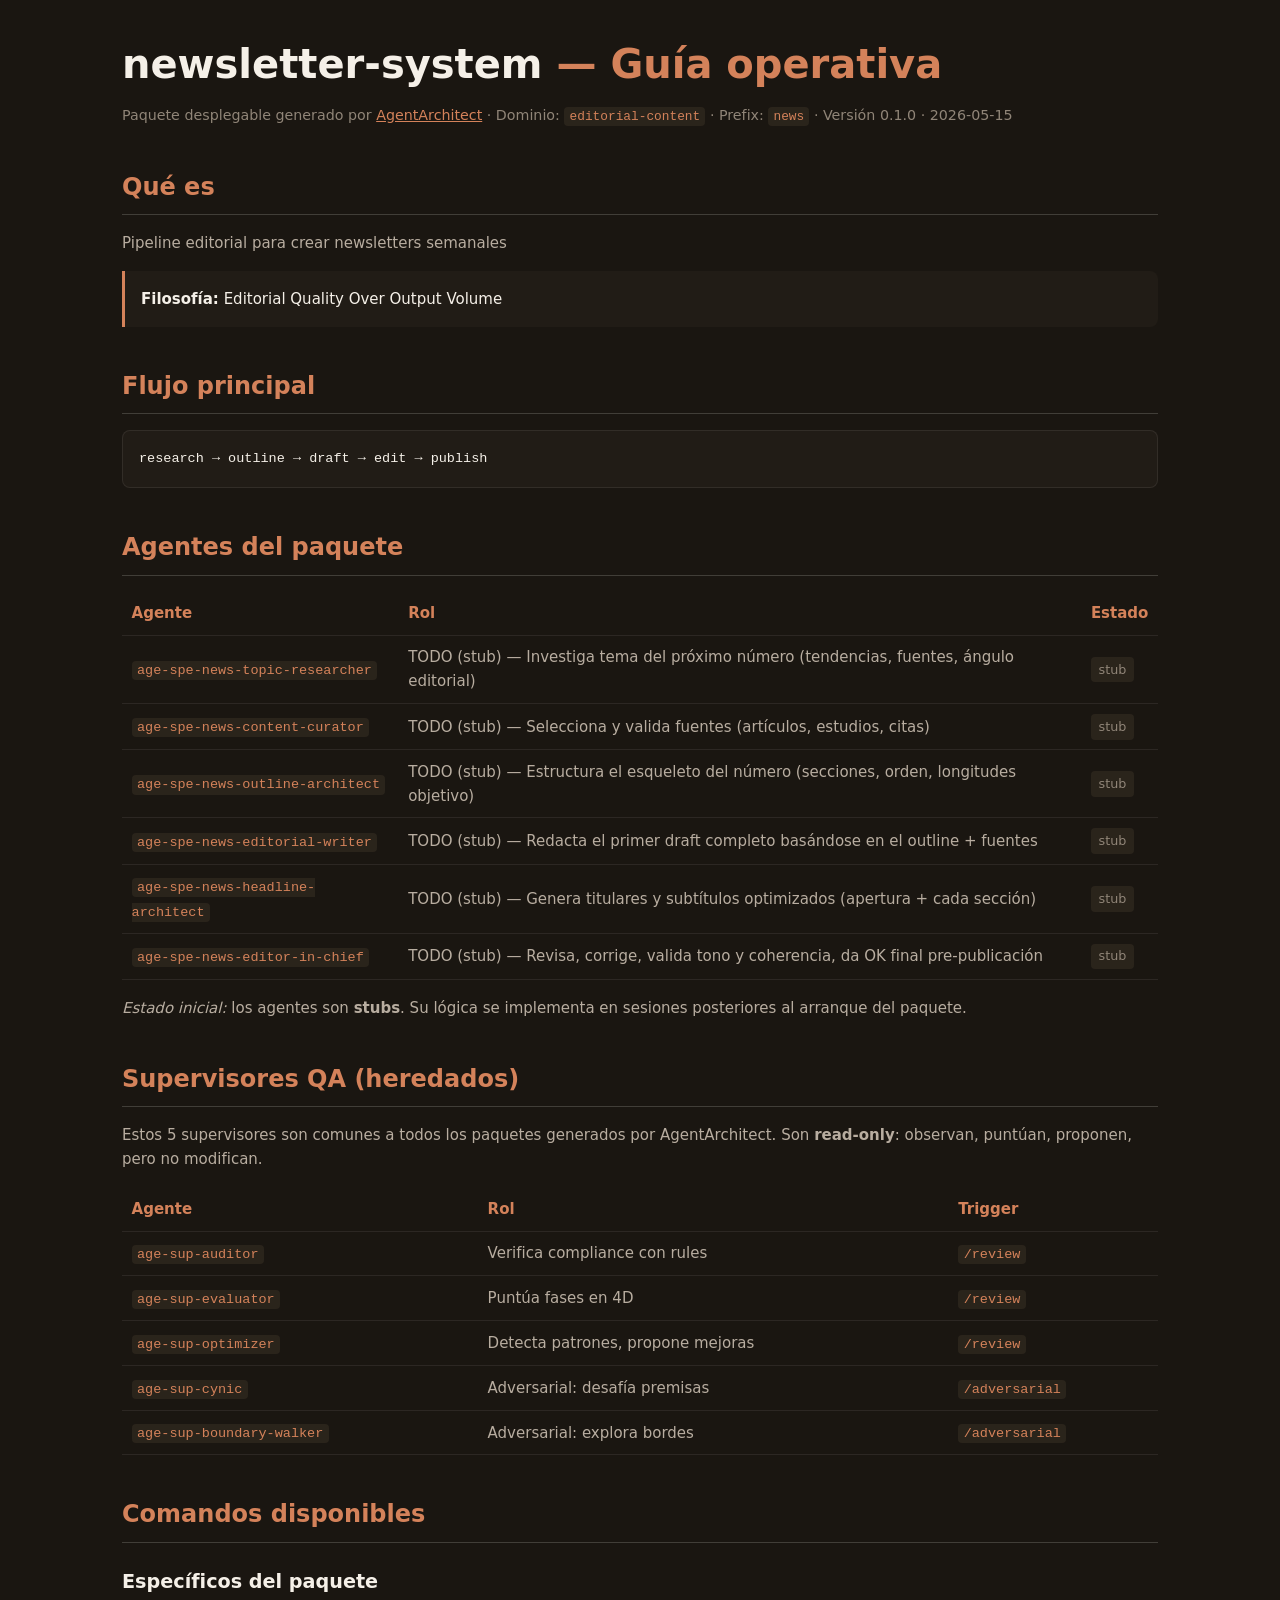
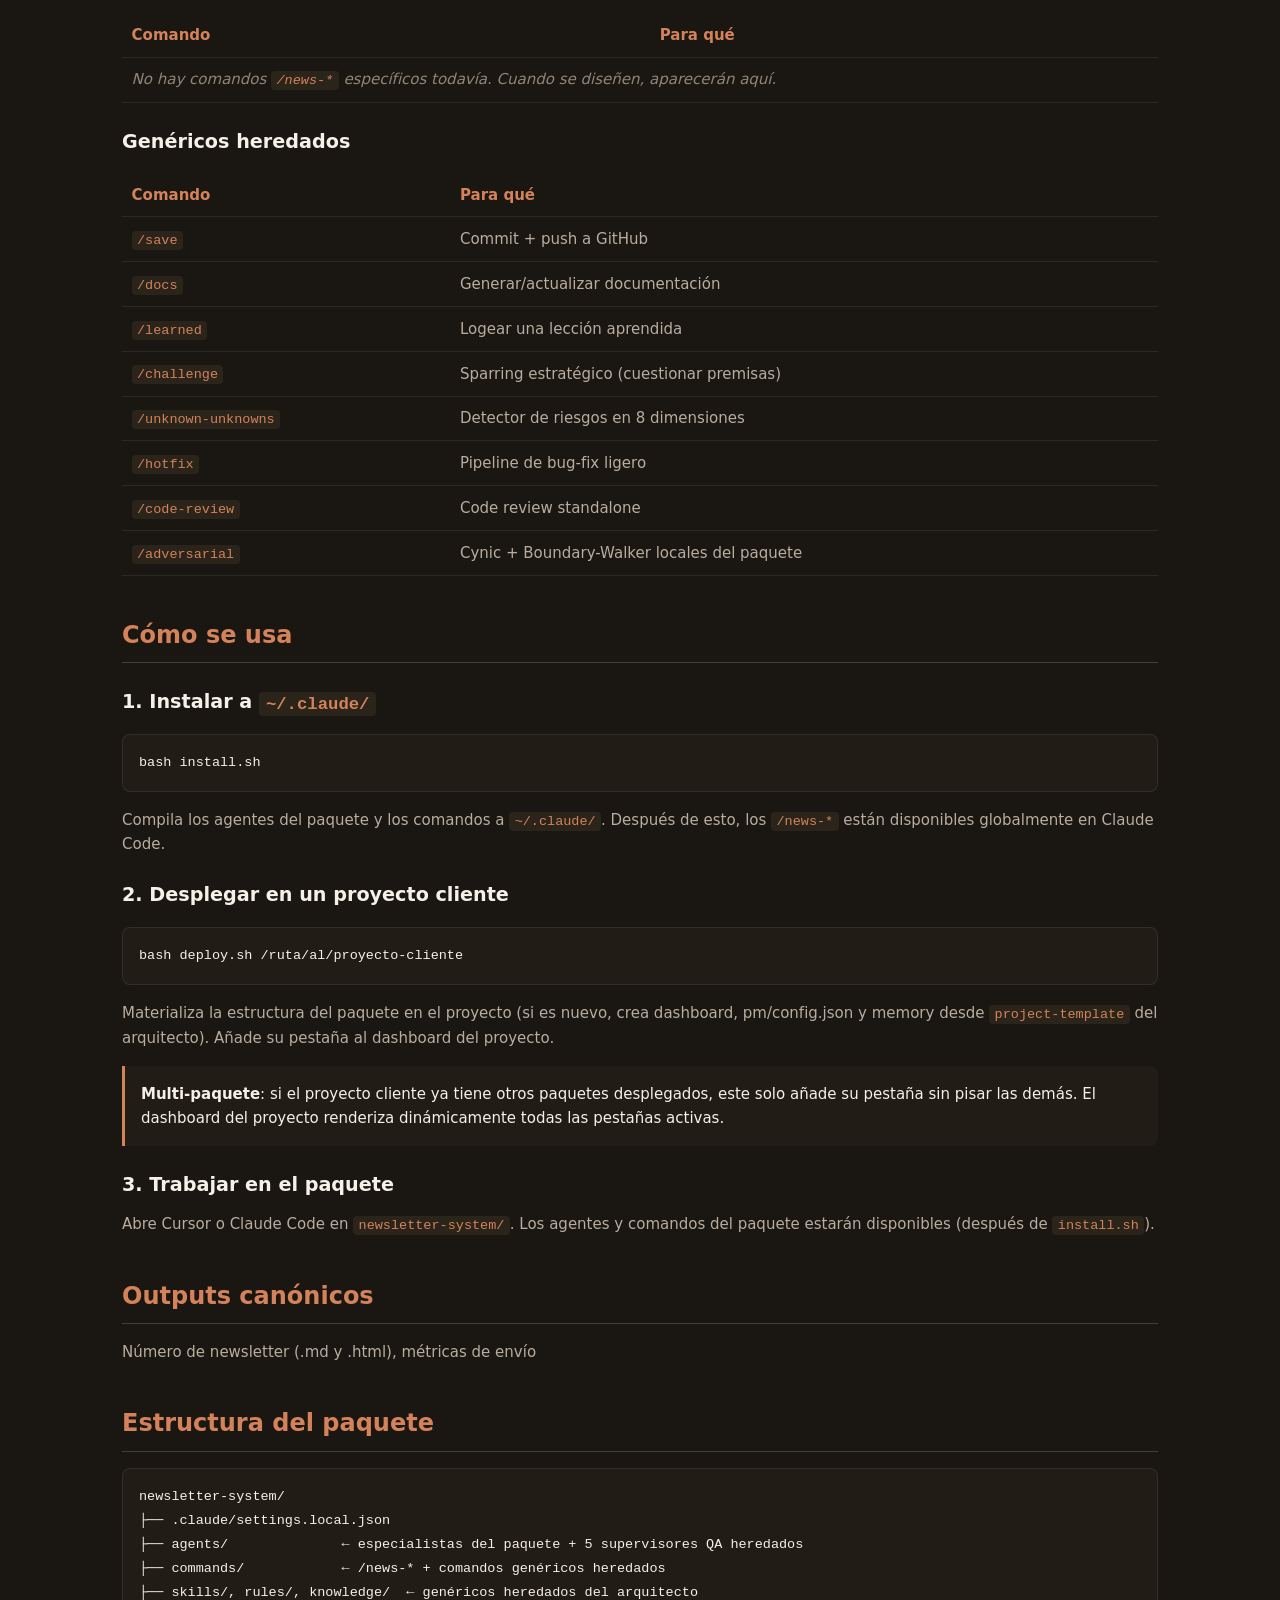
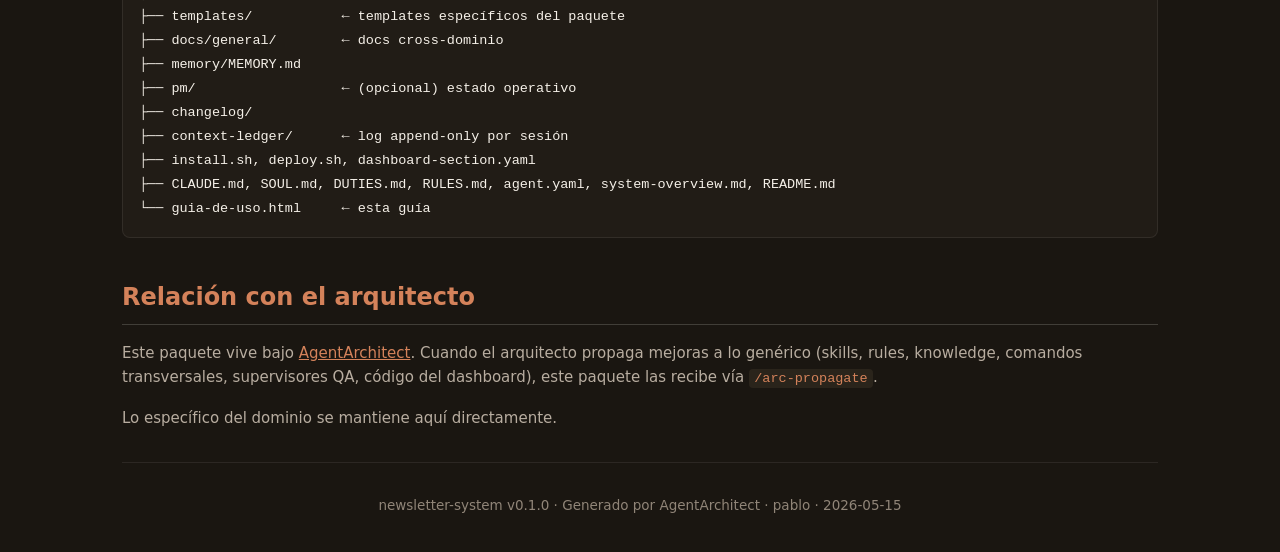
<file: exports/newsletter-system/guia-de-uso.html>
<!DOCTYPE html>
<html lang="es">
<head>
<meta charset="UTF-8">
<meta name="viewport" content="width=device-width, initial-scale=1.0">
<title>newsletter-system — Guía operativa</title>
<style>
  :root {
    --bg: #1a1611;
    --surface: #211c16;
    --surface-2: #2a241b;
    --accent: #d4825a;
    --accent-soft: rgba(212, 130, 90, 0.15);
    --text: #f5f0e8;
    --text-2: #b8ada0;
    --text-3: #908578;
    --border: rgba(245, 240, 232, 0.08);
    --border-strong: rgba(245, 240, 232, 0.18);
    --success: #7ec88a;
    --warning: #d4b860;
    --danger: #d97a6a;
  }
  * { box-sizing: border-box; margin: 0; padding: 0; }
  body { background: var(--bg); color: var(--text); font-family: system-ui, sans-serif; font-size: 15px; line-height: 1.6; padding: 2rem; max-width: 1100px; margin: 0 auto; }
  h1 { font-size: 2.5rem; margin-bottom: 0.5rem; font-weight: 700; }
  h1 .accent { color: var(--accent); }
  h2 { font-size: 1.5rem; margin: 2.5rem 0 1rem; padding-bottom: 0.5rem; border-bottom: 1px solid var(--border-strong); color: var(--accent); }
  h3 { font-size: 1.2rem; margin: 1.5rem 0 0.75rem; color: var(--text); }
  p { color: var(--text-2); margin-bottom: 1rem; }
  code { background: var(--surface-2); padding: 0.15em 0.4em; border-radius: 4px; font-family: ui-monospace, monospace; font-size: 0.9em; color: var(--accent); }
  pre { background: var(--surface); border: 1px solid var(--border); border-radius: 8px; padding: 1rem; overflow-x: auto; margin: 1rem 0; }
  pre code { background: none; padding: 0; color: var(--text); }
  ul, ol { margin: 0.5rem 0 1rem 1.5rem; color: var(--text-2); }
  li { margin: 0.3rem 0; }
  table { width: 100%; border-collapse: collapse; margin: 1rem 0; }
  th, td { padding: 0.6rem; text-align: left; border-bottom: 1px solid var(--border); }
  th { color: var(--accent); font-weight: 600; }
  td { color: var(--text-2); }
  .badge { display: inline-block; padding: 0.2em 0.6em; background: var(--accent-soft); color: var(--accent); border-radius: 4px; font-size: 0.85em; margin-right: 0.4em; }
  .note { background: var(--surface); border-left: 3px solid var(--accent); padding: 1rem; margin: 1rem 0; border-radius: 0 8px 8px 0; }
  .header-meta { color: var(--text-3); font-size: 0.95em; margin-bottom: 2rem; }
  hr { border: none; border-top: 1px solid var(--border); margin: 2rem 0; }
</style>
</head>
<body>

<h1>newsletter-system <span class="accent">— Guía operativa</span></h1>
<p class="header-meta">Paquete desplegable generado por <a href="../../README.md" style="color: var(--accent);">AgentArchitect</a> · Dominio: <code>editorial-content</code> · Prefix: <code>news</code> · Versión 0.1.0 · 2026-05-15</p>

<h2>Qué es</h2>
<p>Pipeline editorial para crear newsletters semanales</p>

<div class="note">
  <strong>Filosofía:</strong> Editorial Quality Over Output Volume
</div>

<h2>Flujo principal</h2>
<pre><code>research → outline → draft → edit → publish</code></pre>

<h2>Agentes del paquete</h2>
<table>
<thead><tr><th>Agente</th><th>Rol</th><th>Estado</th></tr></thead>
<tbody>
<tr><td><code>age-spe-news-topic-researcher</code></td><td>TODO (stub) — Investiga tema del próximo número (tendencias, fuentes, ángulo editorial)</td><td><span class="badge" style="background: var(--surface-2); color: var(--text-3);">stub</span></td></tr>
<tr><td><code>age-spe-news-content-curator</code></td><td>TODO (stub) — Selecciona y valida fuentes (artículos, estudios, citas)</td><td><span class="badge" style="background: var(--surface-2); color: var(--text-3);">stub</span></td></tr>
<tr><td><code>age-spe-news-outline-architect</code></td><td>TODO (stub) — Estructura el esqueleto del número (secciones, orden, longitudes objetivo)</td><td><span class="badge" style="background: var(--surface-2); color: var(--text-3);">stub</span></td></tr>
<tr><td><code>age-spe-news-editorial-writer</code></td><td>TODO (stub) — Redacta el primer draft completo basándose en el outline + fuentes</td><td><span class="badge" style="background: var(--surface-2); color: var(--text-3);">stub</span></td></tr>
<tr><td><code>age-spe-news-headline-architect</code></td><td>TODO (stub) — Genera titulares y subtítulos optimizados (apertura + cada sección)</td><td><span class="badge" style="background: var(--surface-2); color: var(--text-3);">stub</span></td></tr>
<tr><td><code>age-spe-news-editor-in-chief</code></td><td>TODO (stub) — Revisa, corrige, valida tono y coherencia, da OK final pre-publicación</td><td><span class="badge" style="background: var(--surface-2); color: var(--text-3);">stub</span></td></tr>
</tbody>
</table>

<p><em>Estado inicial:</em> los agentes son <strong>stubs</strong>. Su lógica se implementa en sesiones posteriores al arranque del paquete.</p>

<h2>Supervisores QA (heredados)</h2>
<p>Estos 5 supervisores son comunes a todos los paquetes generados por AgentArchitect. Son <strong>read-only</strong>: observan, puntúan, proponen, pero no modifican.</p>
<table>
<thead><tr><th>Agente</th><th>Rol</th><th>Trigger</th></tr></thead>
<tbody>
<tr><td><code>age-sup-auditor</code></td><td>Verifica compliance con rules</td><td><code>/review</code></td></tr>
<tr><td><code>age-sup-evaluator</code></td><td>Puntúa fases en 4D</td><td><code>/review</code></td></tr>
<tr><td><code>age-sup-optimizer</code></td><td>Detecta patrones, propone mejoras</td><td><code>/review</code></td></tr>
<tr><td><code>age-sup-cynic</code></td><td>Adversarial: desafía premisas</td><td><code>/adversarial</code></td></tr>
<tr><td><code>age-sup-boundary-walker</code></td><td>Adversarial: explora bordes</td><td><code>/adversarial</code></td></tr>
</tbody>
</table>

<h2>Comandos disponibles</h2>
<h3>Específicos del paquete</h3>
<table>
<thead><tr><th>Comando</th><th>Para qué</th></tr></thead>
<tbody>
<tr><td colspan="2" style="color: var(--text-3); font-style: italic;">No hay comandos <code>/news-*</code> específicos todavía. Cuando se diseñen, aparecerán aquí.</td></tr>
</tbody>
</table>

<h3>Genéricos heredados</h3>
<table>
<thead><tr><th>Comando</th><th>Para qué</th></tr></thead>
<tbody>
<tr><td><code>/save</code></td><td>Commit + push a GitHub</td></tr>
<tr><td><code>/docs</code></td><td>Generar/actualizar documentación</td></tr>
<tr><td><code>/learned</code></td><td>Logear una lección aprendida</td></tr>
<tr><td><code>/challenge</code></td><td>Sparring estratégico (cuestionar premisas)</td></tr>
<tr><td><code>/unknown-unknowns</code></td><td>Detector de riesgos en 8 dimensiones</td></tr>
<tr><td><code>/hotfix</code></td><td>Pipeline de bug-fix ligero</td></tr>
<tr><td><code>/code-review</code></td><td>Code review standalone</td></tr>
<tr><td><code>/adversarial</code></td><td>Cynic + Boundary-Walker locales del paquete</td></tr>
</tbody>
</table>

<h2>Cómo se usa</h2>

<h3>1. Instalar a <code>~/.claude/</code></h3>
<pre><code>bash install.sh</code></pre>
<p>Compila los agentes del paquete y los comandos a <code>~/.claude/</code>. Después de esto, los <code>/news-*</code> están disponibles globalmente en Claude Code.</p>

<h3>2. Desplegar en un proyecto cliente</h3>
<pre><code>bash deploy.sh /ruta/al/proyecto-cliente</code></pre>
<p>Materializa la estructura del paquete en el proyecto (si es nuevo, crea dashboard, pm/config.json y memory desde <code>project-template</code> del arquitecto). Añade su pestaña al dashboard del proyecto.</p>

<div class="note">
  <strong>Multi-paquete</strong>: si el proyecto cliente ya tiene otros paquetes desplegados, este solo añade su pestaña sin pisar las demás. El dashboard del proyecto renderiza dinámicamente todas las pestañas activas.
</div>

<h3>3. Trabajar en el paquete</h3>
<p>Abre Cursor o Claude Code en <code>newsletter-system/</code>. Los agentes y comandos del paquete estarán disponibles (después de <code>install.sh</code>).</p>

<h2>Outputs canónicos</h2>
<p>Número de newsletter (.md y .html), métricas de envío</p>

<h2>Estructura del paquete</h2>
<pre><code>newsletter-system/
├── .claude/settings.local.json
├── agents/              ← especialistas del paquete + 5 supervisores QA heredados
├── commands/            ← /news-* + comandos genéricos heredados
├── skills/, rules/, knowledge/  ← genéricos heredados del arquitecto
├── templates/           ← templates específicos del paquete
├── docs/general/        ← docs cross-dominio
├── memory/MEMORY.md
├── pm/                  ← (opcional) estado operativo
├── changelog/
├── context-ledger/      ← log append-only por sesión
├── install.sh, deploy.sh, dashboard-section.yaml
├── CLAUDE.md, SOUL.md, DUTIES.md, RULES.md, agent.yaml, system-overview.md, README.md
└── guia-de-uso.html     ← esta guía</code></pre>

<h2>Relación con el arquitecto</h2>
<p>Este paquete vive bajo <a href="../../README.md" style="color: var(--accent);">AgentArchitect</a>. Cuando el arquitecto propaga mejoras a lo genérico (skills, rules, knowledge, comandos transversales, supervisores QA, código del dashboard), este paquete las recibe vía <code>/arc-propagate</code>.</p>
<p>Lo específico del dominio se mantiene aquí directamente.</p>

<hr>
<p style="color: var(--text-3); font-size: 0.9em; text-align: center;">
  newsletter-system v0.1.0 · Generado por AgentArchitect · pablo · 2026-05-15
</p>

</body>
</html>
</file>
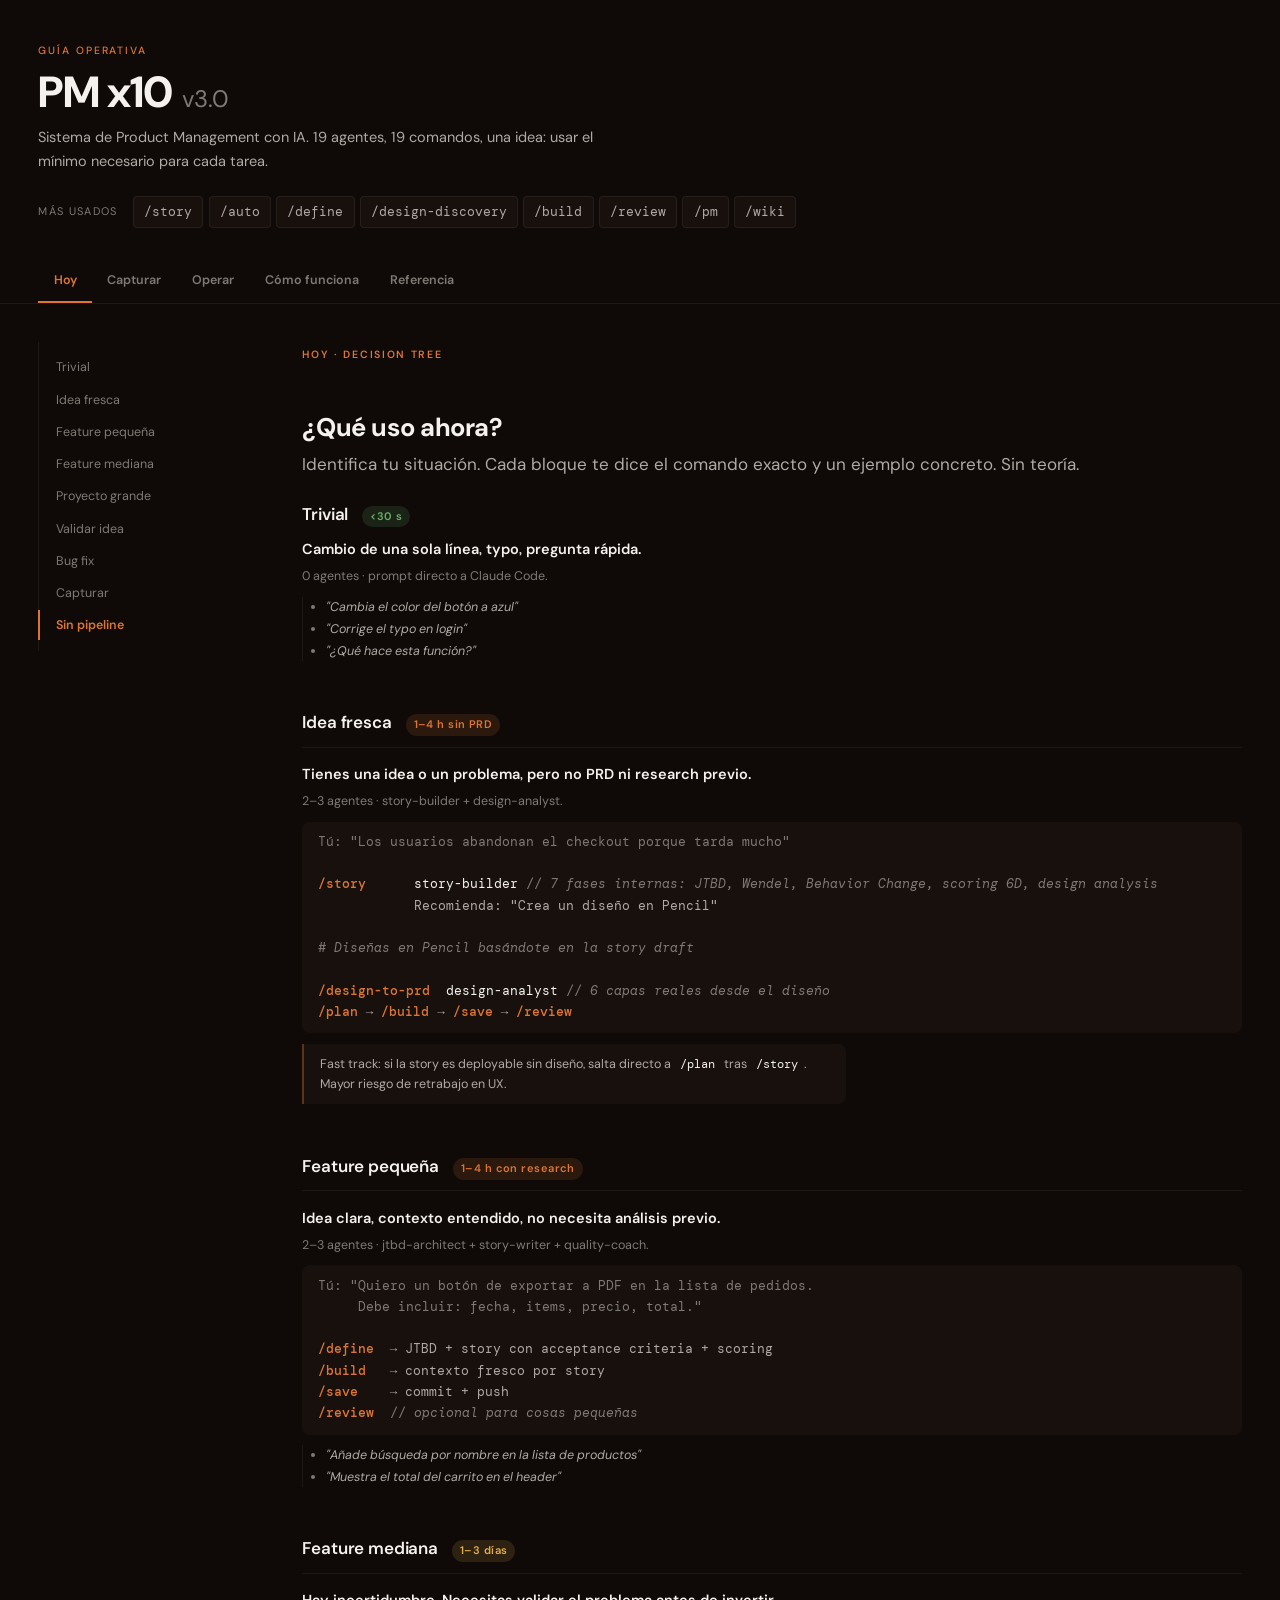
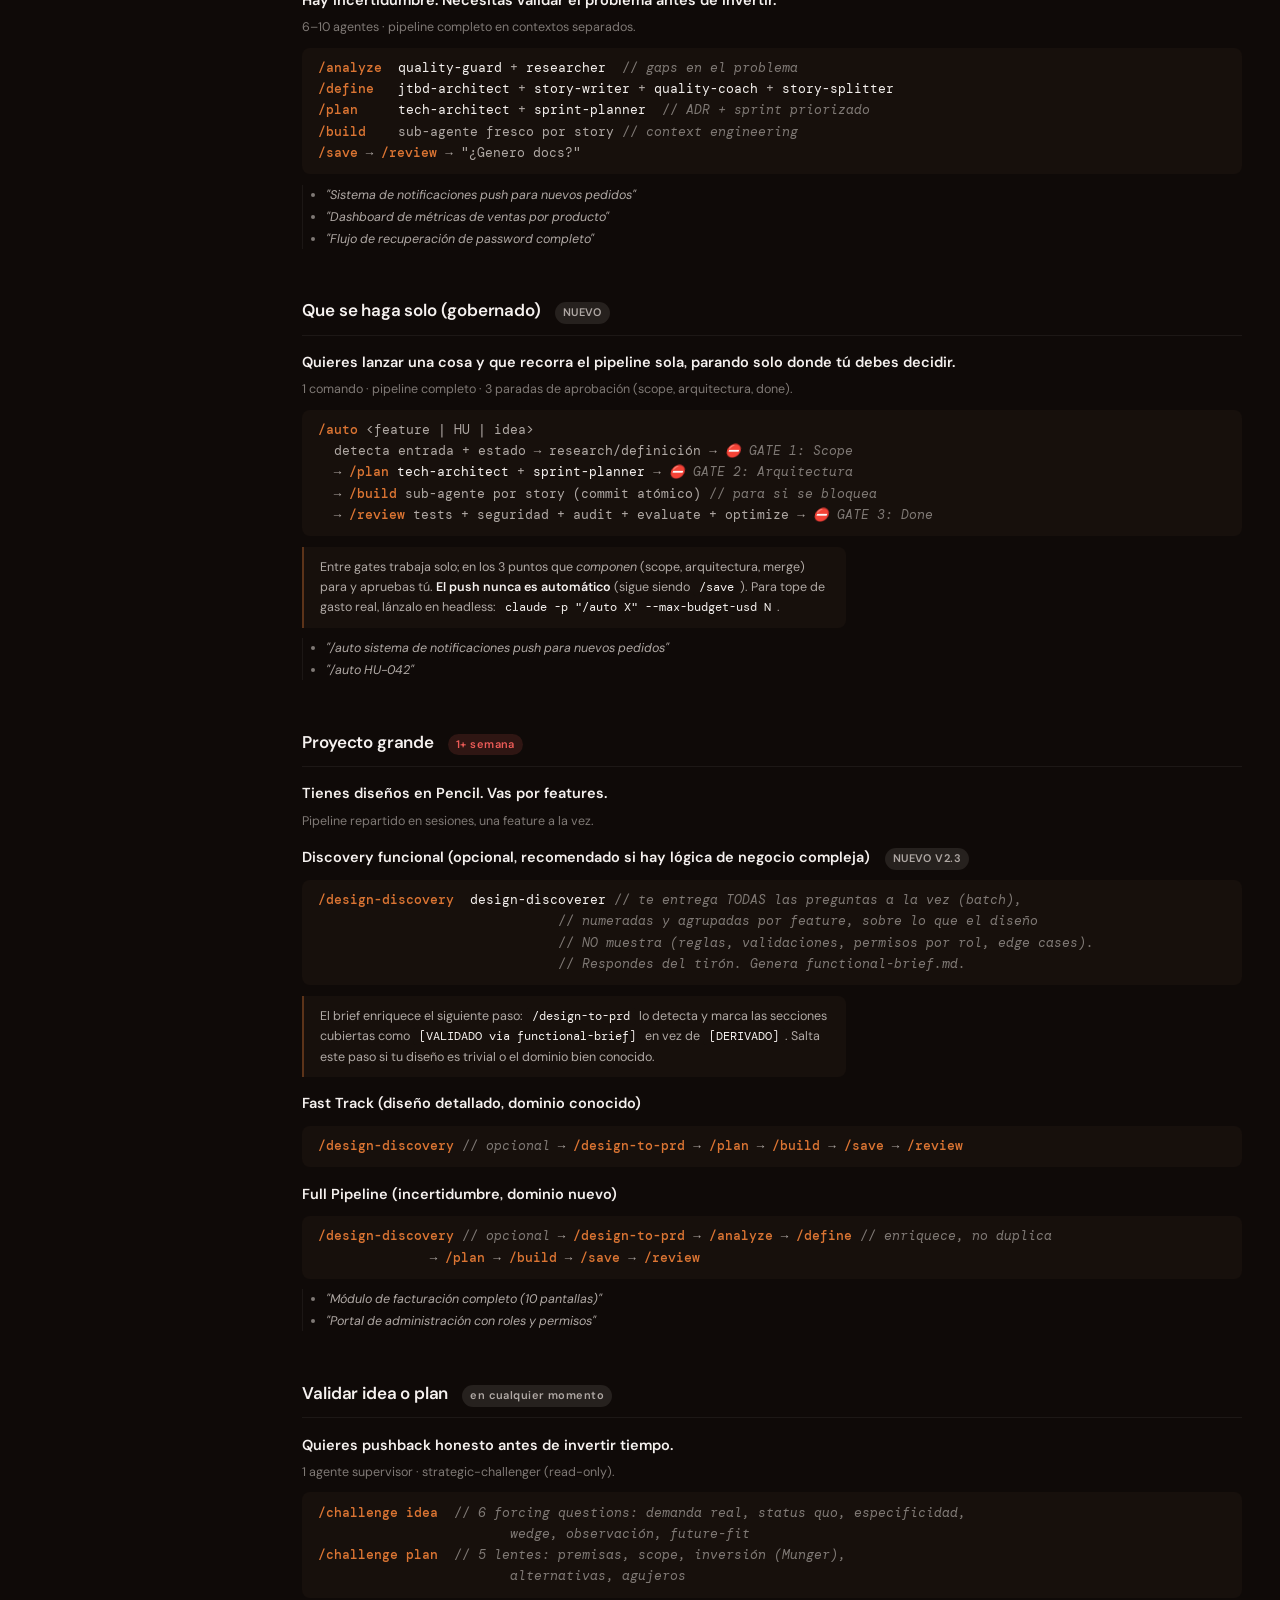
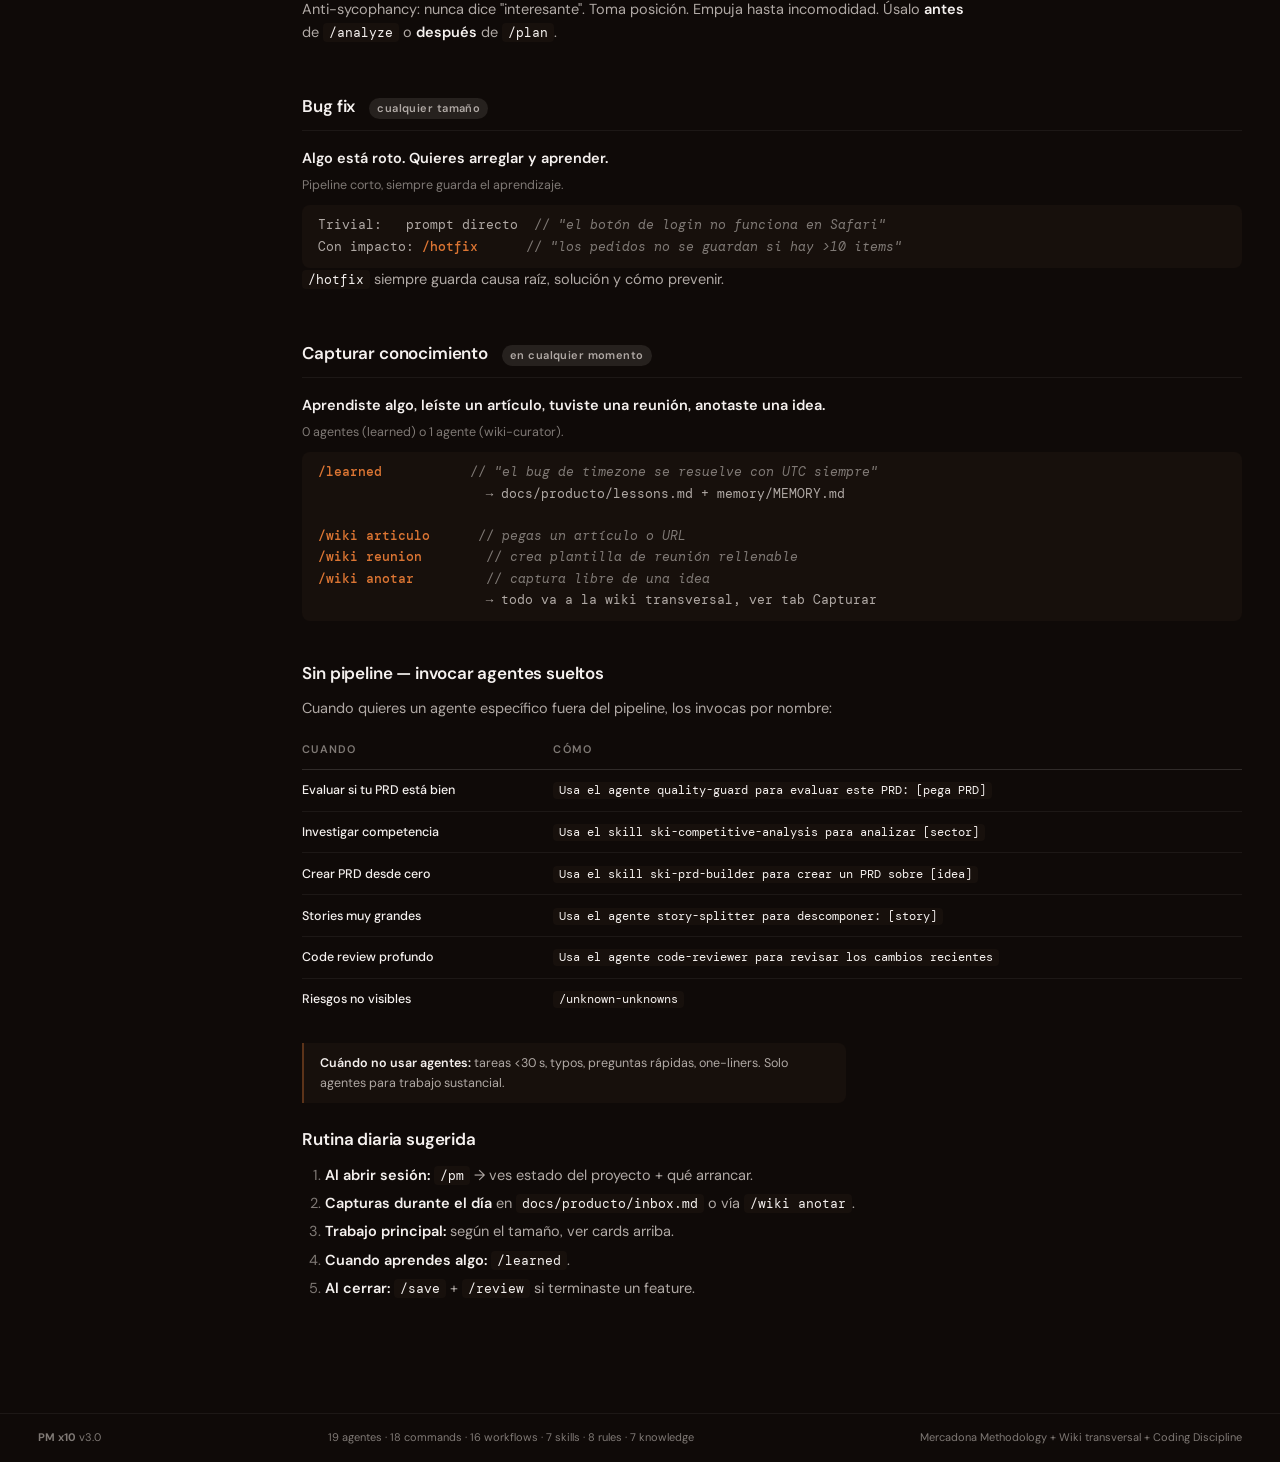
<file: exports/pmx-product/pm-agent-system-guia-de-uso.html>
<!DOCTYPE html>
<html lang="es">
<head>
<meta charset="UTF-8">
<meta name="viewport" content="width=device-width, initial-scale=1.0">
<title>PM x10 — Guía operativa</title>
<link href="https://fonts.googleapis.com/css2?family=DM+Sans:wght@300;400;500;600;700;900&family=DM+Mono:wght@400;500&display=swap" rel="stylesheet">
<style>
  /* ═══════════════ Tokens ═══════════════ */
  :root {
    /* Background (tinted, no pure black) */
    --bg:           oklch(15% 0.01 50);
    --surface:      oklch(18% 0.015 50);
    --surface-2:    oklch(22% 0.02 50);

    /* Accent: terracota cálido — único color decorativo */
    --accent:       oklch(67% 0.15 50);
    --accent-soft:  color-mix(in oklch, var(--accent) 12%, transparent);
    --accent-edge:  color-mix(in oklch, var(--accent) 35%, transparent);

    /* Texto (3 niveles, todos WCAG AA) */
    --text:    oklch(96% 0.005 50);
    --text-2:  oklch(74% 0.01 50);
    --text-3:  oklch(58% 0.01 50);

    /* Semánticos (3 estrictos, solo cuando comunican) */
    --success: oklch(70% 0.13 145);
    --warning: oklch(78% 0.13 80);
    --danger:  oklch(66% 0.18 25);

    /* Borders */
    --border:        color-mix(in oklch, var(--text) 6%, transparent);
    --border-strong: color-mix(in oklch, var(--text) 14%, transparent);

    /* Tipografía: DM Sans protagonista, DM Mono solo en código real */
    --sans: 'DM Sans', system-ui, sans-serif;
    --mono: 'DM Mono', ui-monospace, monospace;

    /* Type scale fluida */
    --t-xs:   clamp(11px, 0.72vw, 12px);
    --t-sm:   clamp(12.5px, 0.82vw, 13.5px);
    --t-base: clamp(14.5px, 0.95vw, 16px);
    --t-lg:   clamp(17px, 1.2vw, 20px);
    --t-xl:   clamp(22px, 2vw, 30px);
    --t-2xl:  clamp(32px, 3.4vw, 48px);
    --t-eyebrow: 10.5px;

    /* Spacing fluida con ritmo variado */
    --s-1: clamp(4px, 0.4vw, 6px);
    --s-2: clamp(8px, 0.8vw, 12px);
    --s-3: clamp(12px, 1.2vw, 18px);
    --s-4: clamp(18px, 1.8vw, 26px);
    --s-5: clamp(28px, 3vw, 44px);
    --s-6: clamp(40px, 5vw, 72px);

    /* Radii */
    --r-sm: 4px;
    --r-md: 8px;
    --r-lg: 14px;

    /* Easing */
    --ease: cubic-bezier(0.22, 1, 0.36, 1);
  }

  /* ═══════════════ Reset ═══════════════ */
  *, *::before, *::after { box-sizing: border-box; margin: 0; padding: 0; }
  html { color-scheme: dark; }
  body {
    background: var(--bg);
    color: var(--text);
    font-family: var(--sans);
    font-size: var(--t-base);
    line-height: 1.6;
    font-feature-settings: "ss01", "kern";
    -webkit-font-smoothing: antialiased;
    text-rendering: optimizeLegibility;
  }
  a { color: var(--accent); text-decoration: none; }
  a:hover { text-decoration: underline; text-underline-offset: 3px; }
  button { font: inherit; color: inherit; background: none; border: 0; cursor: pointer; }
  code, pre { font-family: var(--mono); font-size: 0.92em; }

  /* ═══════════════ Focus visible ═══════════════ */
  :focus-visible {
    outline: 2px solid var(--accent);
    outline-offset: 3px;
    border-radius: var(--r-sm);
  }

  /* ═══════════════ Header ═══════════════ */
  .site-header {
    padding: var(--s-5) var(--s-5) var(--s-3);
    max-width: 1280px;
    margin: 0 auto;
  }
  .brand-eyebrow {
    display: inline-block;
    font-size: var(--t-eyebrow);
    font-weight: 500;
    letter-spacing: 0.18em;
    text-transform: uppercase;
    color: var(--accent);
    margin-bottom: var(--s-2);
  }
  .brand-title {
    font-size: var(--t-2xl);
    font-weight: 800;
    letter-spacing: -0.02em;
    line-height: 1.05;
    margin-bottom: var(--s-2);
  }
  .brand-title .v {
    font-weight: 400;
    color: var(--text-3);
    margin-left: var(--s-2);
    font-size: 0.55em;
    letter-spacing: 0;
  }
  .brand-lead {
    font-size: var(--t-base);
    color: var(--text-2);
    max-width: 60ch;
    margin-bottom: var(--s-4);
  }
  .quick-actions {
    display: flex;
    flex-wrap: wrap;
    gap: var(--s-1);
  }
  .qa {
    font-family: var(--mono);
    font-size: var(--t-sm);
    padding: var(--s-1) var(--s-2);
    color: var(--text-2);
    background: var(--surface);
    border: 1px solid var(--border);
    border-radius: var(--r-sm);
    transition: all 180ms var(--ease);
    text-decoration: none;
  }
  .qa:hover {
    color: var(--accent);
    border-color: var(--accent-edge);
    background: var(--accent-soft);
    text-decoration: none;
  }
  .qa-label {
    color: var(--text-3);
    font-size: var(--t-xs);
    margin-right: var(--s-2);
    align-self: center;
    text-transform: uppercase;
    letter-spacing: 0.12em;
  }

  /* ═══════════════ Tabs ═══════════════ */
  .tabs {
    display: flex;
    gap: 0;
    padding: 0 var(--s-5);
    max-width: 1280px;
    margin: var(--s-3) auto 0;
    border-bottom: 1px solid var(--border);
    overflow-x: auto;
  }
  .tab {
    min-height: 44px;
    padding: 0 var(--s-3);
    font-size: var(--t-sm);
    font-weight: 600;
    color: var(--text-3);
    border-bottom: 2px solid transparent;
    transition: color 180ms var(--ease), border-color 180ms var(--ease);
    white-space: nowrap;
  }
  .tab:hover { color: var(--text); }
  .tab[aria-selected="true"] {
    color: var(--accent);
    border-bottom-color: var(--accent);
  }

  /* ═══════════════ Layout ═══════════════ */
  .container {
    max-width: 1280px;
    margin: 0 auto;
    padding: var(--s-5);
  }
  .panel {
    display: grid;
    grid-template-columns: 200px minmax(0, 1fr);
    gap: var(--s-6);
    align-items: start;
  }
  .panel[hidden] { display: none; }
  @media (max-width: 920px) {
    .panel { grid-template-columns: 1fr; gap: var(--s-3); }
  }

  /* ═══════════════ Sub-nav lateral ═══════════════ */
  .subnav {
    position: sticky;
    top: var(--s-3);
    display: flex;
    flex-direction: column;
    gap: 2px;
    padding: var(--s-2) 0;
    border-left: 1px solid var(--border);
  }
  @media (max-width: 920px) {
    .subnav { position: static; flex-direction: row; flex-wrap: wrap; border-left: 0; padding: var(--s-2) 0; gap: var(--s-1); }
  }
  .subnav a {
    padding: var(--s-1) var(--s-3);
    font-size: var(--t-sm);
    color: var(--text-3);
    border-left: 2px solid transparent;
    margin-left: -1px;
    transition: all 160ms var(--ease);
    text-decoration: none;
  }
  @media (max-width: 920px) {
    .subnav a { border-left: 0; border-bottom: 1px solid transparent; padding: var(--s-1) var(--s-2); margin: 0; }
  }
  .subnav a:hover { color: var(--text); text-decoration: none; }
  .subnav a.is-active {
    color: var(--accent);
    border-left-color: var(--accent);
    font-weight: 600;
  }

  /* ═══════════════ Tipografía de contenido ═══════════════ */
  .panel h2 {
    font-size: var(--t-xl);
    font-weight: 700;
    letter-spacing: -0.015em;
    line-height: 1.15;
    margin-top: var(--s-5);
    margin-bottom: var(--s-2);
    scroll-margin-top: var(--s-5);
  }
  .panel h2:first-child { margin-top: 0; }
  .panel h3 {
    font-size: var(--t-lg);
    font-weight: 600;
    letter-spacing: -0.01em;
    margin-top: var(--s-4);
    margin-bottom: var(--s-2);
    scroll-margin-top: var(--s-5);
  }
  .panel h4 {
    font-size: var(--t-base);
    font-weight: 600;
    margin-top: var(--s-3);
    margin-bottom: var(--s-1);
  }
  .panel p {
    color: var(--text-2);
    max-width: 68ch;
    margin-bottom: var(--s-2);
  }
  .panel p + p { margin-top: var(--s-2); }
  .panel strong { color: var(--text); font-weight: 600; }
  .panel code {
    background: var(--surface);
    padding: 1px 6px;
    border-radius: var(--r-sm);
    color: var(--text);
  }
  .panel ul, .panel ol {
    color: var(--text-2);
    margin: var(--s-2) 0;
    padding-left: var(--s-4);
    max-width: 68ch;
  }
  .panel li { margin-bottom: var(--s-1); }
  .panel li::marker { color: var(--text-3); }

  /* Eyebrow / lead intro de tab */
  .panel-lead {
    font-size: var(--t-lg);
    color: var(--text-2);
    max-width: 60ch;
    margin-bottom: var(--s-5);
    line-height: 1.5;
  }
  .panel-eyebrow {
    display: inline-block;
    font-size: var(--t-eyebrow);
    font-weight: 600;
    letter-spacing: 0.16em;
    text-transform: uppercase;
    color: var(--accent);
    margin-bottom: var(--s-2);
  }

  /* ═══════════════ Bloques específicos ═══════════════ */

  /* Recipe: situación + comando(s). Patrón principal de Tab Hoy. */
  .recipe {
    padding: var(--s-3) 0;
    border-top: 1px solid var(--border);
  }
  .recipe:first-of-type { border-top: 0; padding-top: 0; }
  .recipe-when {
    font-size: var(--t-base);
    font-weight: 600;
    color: var(--text);
    margin-bottom: var(--s-1);
  }
  .recipe-meta {
    font-size: var(--t-sm);
    color: var(--text-3);
    margin-bottom: var(--s-2);
  }
  .recipe-flow {
    font-family: var(--mono);
    font-size: var(--t-sm);
    color: var(--text-2);
    background: var(--surface);
    padding: var(--s-2) var(--s-3);
    border-radius: var(--r-md);
    margin-top: var(--s-2);
    overflow-x: auto;
    white-space: pre;
    line-height: 1.7;
  }
  .recipe-flow .cmd { color: var(--accent); font-weight: 500; }
  .recipe-flow .you { color: var(--text-3); }
  .recipe-flow .agent { color: var(--text); }
  .recipe-flow .note { color: var(--text-3); font-style: italic; }
  .recipe-examples {
    font-size: var(--t-sm);
    color: var(--text-3);
    margin-top: var(--s-2);
    padding-left: var(--s-3);
    border-left: 1px solid var(--border);
  }
  .recipe-examples li { font-style: italic; margin-bottom: 2px; }

  /* Pill (size indicator) */
  .pill {
    display: inline-block;
    font-size: var(--t-xs);
    font-weight: 600;
    padding: 2px 8px;
    border-radius: 99px;
    letter-spacing: 0.04em;
    margin-left: var(--s-2);
  }
  .pill-trivial { background: color-mix(in oklch, var(--success) 14%, transparent); color: var(--success); }
  .pill-small   { background: color-mix(in oklch, var(--accent) 14%, transparent); color: var(--accent); }
  .pill-medium  { background: color-mix(in oklch, var(--warning) 14%, transparent); color: var(--warning); }
  .pill-large   { background: color-mix(in oklch, var(--danger) 14%, transparent); color: var(--danger); }
  .pill-special { background: color-mix(in oklch, var(--text-2) 14%, transparent); color: var(--text-2); }

  /* Notas inline */
  .note-inline {
    display: block;
    font-size: var(--t-sm);
    color: var(--text-3);
    background: var(--surface);
    border-left: 2px solid var(--accent-edge);
    padding: var(--s-2) var(--s-3);
    margin: var(--s-2) 0;
    border-radius: 0 var(--r-md) var(--r-md) 0;
  }

  /* Tabla (Referencia) */
  table {
    width: 100%;
    border-collapse: collapse;
    margin: var(--s-2) 0 var(--s-4);
    font-size: var(--t-sm);
  }
  thead { border-bottom: 1px solid var(--border-strong); }
  th {
    text-align: left;
    font-size: var(--t-xs);
    font-weight: 600;
    color: var(--text-3);
    text-transform: uppercase;
    letter-spacing: 0.1em;
    padding: var(--s-2) var(--s-3) var(--s-2) 0;
  }
  td {
    padding: var(--s-2) var(--s-3) var(--s-2) 0;
    color: var(--text-2);
    border-bottom: 1px solid var(--border);
    vertical-align: top;
  }
  td:first-child { color: var(--text); font-weight: 500; }
  tr:last-child td { border-bottom: 0; }

  /* Details/summary para Capturar (colapsable) */
  details {
    border-top: 1px solid var(--border);
    padding: var(--s-3) 0;
  }
  details:first-of-type { border-top: 0; padding-top: 0; }
  details summary {
    font-size: var(--t-lg);
    font-weight: 600;
    color: var(--text);
    cursor: pointer;
    list-style: none;
    display: flex;
    align-items: center;
    gap: var(--s-2);
  }
  details summary::-webkit-details-marker { display: none; }
  details summary::before {
    content: "+";
    display: inline-block;
    width: 18px;
    color: var(--text-3);
    font-weight: 400;
    transition: transform 180ms var(--ease);
  }
  details[open] summary::before { content: "−"; }
  details summary:hover { color: var(--accent); }
  details > *:not(summary) { margin-top: var(--s-3); }

  /* Diagrama ASCII / pre */
  .diagram {
    font-family: var(--mono);
    font-size: var(--t-sm);
    color: var(--text-2);
    background: var(--surface);
    padding: var(--s-3);
    border-radius: var(--r-md);
    margin: var(--s-2) 0;
    overflow-x: auto;
    white-space: pre;
    line-height: 1.7;
  }
  .diagram .em { color: var(--accent); font-weight: 500; }

  /* ═══════════════ Footer ═══════════════ */
  .site-footer {
    max-width: 1280px;
    margin: var(--s-6) auto 0;
    padding: var(--s-3) var(--s-5);
    border-top: 1px solid var(--border);
    font-size: var(--t-xs);
    color: var(--text-3);
    display: flex;
    flex-wrap: wrap;
    gap: var(--s-3);
    justify-content: space-between;
  }

  /* ═══════════════ Reduce motion ═══════════════ */
  @media (prefers-reduced-motion: reduce) {
    *, *::before, *::after { transition: none !important; animation: none !important; }
  }
</style>
</head>
<body>

<header class="site-header">
  <span class="brand-eyebrow">Guía operativa</span>
  <h1 class="brand-title">PM x10<span class="v">v3.0</span></h1>
  <p class="brand-lead">Sistema de Product Management con IA. 19 agentes, 19 comandos, una idea: usar el mínimo necesario para cada tarea.</p>
  <nav class="quick-actions" aria-label="Comandos más usados">
    <span class="qa-label">Más usados</span>
    <a href="#hoy-idea" class="qa">/story</a>
    <a href="#hoy-auto" class="qa">/auto</a>
    <a href="#hoy-pequeno" class="qa">/define</a>
    <a href="#hoy-grande" class="qa">/design-discovery</a>
    <a href="#hoy-build" class="qa">/build</a>
    <a href="#hoy-review" class="qa">/review</a>
    <a href="#capturar-pm" class="qa">/pm</a>
    <a href="#capturar-wiki" class="qa">/wiki</a>
  </nav>
</header>

<nav class="tabs" role="tablist" aria-label="Secciones de la guía">
  <button class="tab" role="tab" aria-selected="true"  aria-controls="tab-hoy"     data-tab="hoy">Hoy</button>
  <button class="tab" role="tab" aria-selected="false" aria-controls="tab-capturar"  data-tab="capturar">Capturar</button>
  <button class="tab" role="tab" aria-selected="false" aria-controls="tab-operar"    data-tab="operar">Operar</button>
  <button class="tab" role="tab" aria-selected="false" aria-controls="tab-funciona"  data-tab="funciona">Cómo funciona</button>
  <button class="tab" role="tab" aria-selected="false" aria-controls="tab-referencia" data-tab="referencia">Referencia</button>
</nav>

<main class="container">

<!-- ═══════════════════════════ HOY ═══════════════════════════ -->
<article class="panel" id="tab-hoy" role="tabpanel" aria-labelledby="tab-hoy-btn">
  <aside class="subnav" aria-label="Secciones de Hoy">
    <a href="#hoy-trivial">Trivial</a>
    <a href="#hoy-idea">Idea fresca</a>
    <a href="#hoy-pequeno">Feature pequeña</a>
    <a href="#hoy-mediano">Feature mediana</a>
    <a href="#hoy-grande">Proyecto grande</a>
    <a href="#hoy-validar">Validar idea</a>
    <a href="#hoy-bug">Bug fix</a>
    <a href="#hoy-aprender">Capturar</a>
    <a href="#hoy-directo">Sin pipeline</a>
  </aside>
  <section class="content">
    <span class="panel-eyebrow">Hoy · Decision tree</span>
    <h2 id="hoy-top">¿Qué uso ahora?</h2>
    <p class="panel-lead">Identifica tu situación. Cada bloque te dice el comando exacto y un ejemplo concreto. Sin teoría.</p>

    <h3 id="hoy-trivial">Trivial <span class="pill pill-trivial">&lt;30 s</span></h3>
    <div class="recipe">
      <div class="recipe-when">Cambio de una sola línea, typo, pregunta rápida.</div>
      <div class="recipe-meta">0 agentes · prompt directo a Claude Code.</div>
      <ul class="recipe-examples">
        <li>"Cambia el color del botón a azul"</li>
        <li>"Corrige el typo en login"</li>
        <li>"¿Qué hace esta función?"</li>
      </ul>
    </div>

    <h3 id="hoy-idea">Idea fresca <span class="pill pill-small">1–4 h sin PRD</span></h3>
    <div class="recipe">
      <div class="recipe-when">Tienes una idea o un problema, pero no PRD ni research previo.</div>
      <div class="recipe-meta">2–3 agentes · story-builder + design-analyst.</div>
      <pre class="recipe-flow"><span class="you">Tú: "Los usuarios abandonan el checkout porque tarda mucho"</span>

<span class="cmd">/story</span>      <span class="agent">story-builder</span> <span class="note">// 7 fases internas: JTBD, Wendel, Behavior Change, scoring 6D, design analysis</span>
            Recomienda: "Crea un diseño en Pencil"

<span class="note"># Diseñas en Pencil basándote en la story draft</span>

<span class="cmd">/design-to-prd</span>  <span class="agent">design-analyst</span> <span class="note">// 6 capas reales desde el diseño</span>
<span class="cmd">/plan</span> → <span class="cmd">/build</span> → <span class="cmd">/save</span> → <span class="cmd">/review</span></pre>
      <p class="note-inline">Fast track: si la story es deployable sin diseño, salta directo a <code>/plan</code> tras <code>/story</code>. Mayor riesgo de retrabajo en UX.</p>
    </div>

    <h3 id="hoy-pequeno">Feature pequeña <span class="pill pill-small">1–4 h con research</span></h3>
    <div class="recipe">
      <div class="recipe-when">Idea clara, contexto entendido, no necesita análisis previo.</div>
      <div class="recipe-meta">2–3 agentes · jtbd-architect + story-writer + quality-coach.</div>
      <pre class="recipe-flow"><span class="you">Tú: "Quiero un botón de exportar a PDF en la lista de pedidos.
     Debe incluir: fecha, items, precio, total."</span>

<span class="cmd">/define</span>  → JTBD + story con acceptance criteria + scoring
<span class="cmd">/build</span>   → contexto fresco por story
<span class="cmd">/save</span>    → commit + push
<span class="cmd">/review</span>  <span class="note">// opcional para cosas pequeñas</span></pre>
      <ul class="recipe-examples">
        <li>"Añade búsqueda por nombre en la lista de productos"</li>
        <li>"Muestra el total del carrito en el header"</li>
      </ul>
    </div>

    <h3 id="hoy-mediano">Feature mediana <span class="pill pill-medium">1–3 días</span></h3>
    <div class="recipe">
      <div class="recipe-when">Hay incertidumbre. Necesitas validar el problema antes de invertir.</div>
      <div class="recipe-meta">6–10 agentes · pipeline completo en contextos separados.</div>
      <pre class="recipe-flow"><span class="cmd">/analyze</span>  <span class="agent">quality-guard</span> + <span class="agent">researcher</span>  <span class="note">// gaps en el problema</span>
<span class="cmd">/define</span>   <span class="agent">jtbd-architect</span> + <span class="agent">story-writer</span> + <span class="agent">quality-coach</span> + <span class="agent">story-splitter</span>
<span class="cmd">/plan</span>     <span class="agent">tech-architect</span> + <span class="agent">sprint-planner</span>  <span class="note">// ADR + sprint priorizado</span>
<span class="cmd">/build</span>    sub-agente fresco por story <span class="note">// context engineering</span>
<span class="cmd">/save</span> → <span class="cmd">/review</span> → "¿Genero docs?"</pre>
      <ul class="recipe-examples">
        <li>"Sistema de notificaciones push para nuevos pedidos"</li>
        <li>"Dashboard de métricas de ventas por producto"</li>
        <li>"Flujo de recuperación de password completo"</li>
      </ul>
    </div>

    <h3 id="hoy-auto">Que se haga solo (gobernado) <span class="pill pill-special">NUEVO</span></h3>
    <div class="recipe">
      <div class="recipe-when">Quieres lanzar una cosa y que recorra el pipeline sola, parando solo donde tú debes decidir.</div>
      <div class="recipe-meta">1 comando · pipeline completo · 3 paradas de aprobación (scope, arquitectura, done).</div>
      <pre class="recipe-flow"><span class="cmd">/auto</span> &lt;feature | HU | idea&gt;
  detecta entrada + estado → research/definición → <span class="note">⛔ GATE 1: Scope</span>
  → <span class="cmd">/plan</span> <span class="agent">tech-architect</span> + <span class="agent">sprint-planner</span> → <span class="note">⛔ GATE 2: Arquitectura</span>
  → <span class="cmd">/build</span> sub-agente por story (commit atómico) <span class="note">// para si se bloquea</span>
  → <span class="cmd">/review</span> tests + seguridad + audit + evaluate + optimize → <span class="note">⛔ GATE 3: Done</span></pre>
      <p class="note-inline">Entre gates trabaja solo; en los 3 puntos que <em>componen</em> (scope, arquitectura, merge) para y apruebas tú. <strong>El push nunca es automático</strong> (sigue siendo <code>/save</code>). Para tope de gasto real, lánzalo en headless: <code>claude -p "/auto X" --max-budget-usd N</code>.</p>
      <ul class="recipe-examples">
        <li>"/auto sistema de notificaciones push para nuevos pedidos"</li>
        <li>"/auto HU-042"</li>
      </ul>
    </div>

    <h3 id="hoy-grande">Proyecto grande <span class="pill pill-large">1+ semana</span></h3>
    <div class="recipe">
      <div class="recipe-when">Tienes diseños en Pencil. Vas por features.</div>
      <div class="recipe-meta">Pipeline repartido en sesiones, una feature a la vez.</div>

      <h4>Discovery funcional (opcional, recomendado si hay lógica de negocio compleja) <span class="pill pill-special">NUEVO V2.3</span></h4>
      <pre class="recipe-flow"><span class="cmd">/design-discovery</span>  <span class="agent">design-discoverer</span> <span class="note">// te entrega TODAS las preguntas a la vez (batch),
                              // numeradas y agrupadas por feature, sobre lo que el diseño
                              // NO muestra (reglas, validaciones, permisos por rol, edge cases).
                              // Respondes del tirón. Genera functional-brief.md.</span></pre>
      <p class="note-inline">El brief enriquece el siguiente paso: <code>/design-to-prd</code> lo detecta y marca las secciones cubiertas como <code>[VALIDADO via functional-brief]</code> en vez de <code>[DERIVADO]</code>. Salta este paso si tu diseño es trivial o el dominio bien conocido.</p>

      <h4>Fast Track (diseño detallado, dominio conocido)</h4>
      <pre class="recipe-flow"><span class="cmd">/design-discovery</span> <span class="note">// opcional</span> → <span class="cmd">/design-to-prd</span> → <span class="cmd">/plan</span> → <span class="cmd">/build</span> → <span class="cmd">/save</span> → <span class="cmd">/review</span></pre>
      <h4>Full Pipeline (incertidumbre, dominio nuevo)</h4>
      <pre class="recipe-flow"><span class="cmd">/design-discovery</span> <span class="note">// opcional</span> → <span class="cmd">/design-to-prd</span> → <span class="cmd">/analyze</span> → <span class="cmd">/define</span> <span class="note">// enriquece, no duplica</span>
              → <span class="cmd">/plan</span> → <span class="cmd">/build</span> → <span class="cmd">/save</span> → <span class="cmd">/review</span></pre>
      <ul class="recipe-examples">
        <li>"Módulo de facturación completo (10 pantallas)"</li>
        <li>"Portal de administración con roles y permisos"</li>
      </ul>
    </div>

    <h3 id="hoy-validar">Validar idea o plan <span class="pill pill-special">en cualquier momento</span></h3>
    <div class="recipe">
      <div class="recipe-when">Quieres pushback honesto antes de invertir tiempo.</div>
      <div class="recipe-meta">1 agente supervisor · strategic-challenger (read-only).</div>
      <pre class="recipe-flow"><span class="cmd">/challenge idea</span>  <span class="note">// 6 forcing questions: demanda real, status quo, especificidad,
                        wedge, observación, future-fit</span>
<span class="cmd">/challenge plan</span>  <span class="note">// 5 lentes: premisas, scope, inversión (Munger),
                        alternativas, agujeros</span></pre>
      <p>Anti-sycophancy: nunca dice "interesante". Toma posición. Empuja hasta incomodidad. Úsalo <strong>antes</strong> de <code>/analyze</code> o <strong>después</strong> de <code>/plan</code>.</p>
    </div>

    <h3 id="hoy-bug">Bug fix <span class="pill pill-special">cualquier tamaño</span></h3>
    <div class="recipe">
      <div class="recipe-when">Algo está roto. Quieres arreglar y aprender.</div>
      <div class="recipe-meta">Pipeline corto, siempre guarda el aprendizaje.</div>
      <pre class="recipe-flow">Trivial:   prompt directo  <span class="note">// "el botón de login no funciona en Safari"</span>
Con impacto: <span class="cmd">/hotfix</span>      <span class="note">// "los pedidos no se guardan si hay >10 items"</span></pre>
      <p><code>/hotfix</code> siempre guarda causa raíz, solución y cómo prevenir.</p>
    </div>

    <h3 id="hoy-aprender">Capturar conocimiento <span class="pill pill-special">en cualquier momento</span></h3>
    <div class="recipe">
      <div class="recipe-when">Aprendiste algo, leíste un artículo, tuviste una reunión, anotaste una idea.</div>
      <div class="recipe-meta">0 agentes (learned) o 1 agente (wiki-curator).</div>
      <pre class="recipe-flow"><span class="cmd">/learned</span>           <span class="note">// "el bug de timezone se resuelve con UTC siempre"</span>
                     → docs/producto/lessons.md + memory/MEMORY.md

<span class="cmd">/wiki articulo</span>      <span class="note">// pegas un artículo o URL</span>
<span class="cmd">/wiki reunion</span>        <span class="note">// crea plantilla de reunión rellenable</span>
<span class="cmd">/wiki anotar</span>         <span class="note">// captura libre de una idea</span>
                     → todo va a la wiki transversal, ver tab Capturar</pre>
    </div>

    <h3 id="hoy-directo">Sin pipeline — invocar agentes sueltos</h3>
    <p>Cuando quieres un agente específico fuera del pipeline, los invocas por nombre:</p>
    <table>
      <thead>
        <tr><th>Cuando</th><th>Cómo</th></tr>
      </thead>
      <tbody>
        <tr><td>Evaluar si tu PRD está bien</td><td><code>Usa el agente quality-guard para evaluar este PRD: [pega PRD]</code></td></tr>
        <tr><td>Investigar competencia</td><td><code>Usa el skill ski-competitive-analysis para analizar [sector]</code></td></tr>
        <tr><td>Crear PRD desde cero</td><td><code>Usa el skill ski-prd-builder para crear un PRD sobre [idea]</code></td></tr>
        <tr><td>Stories muy grandes</td><td><code>Usa el agente story-splitter para descomponer: [story]</code></td></tr>
        <tr><td>Code review profundo</td><td><code>Usa el agente code-reviewer para revisar los cambios recientes</code></td></tr>
        <tr><td>Riesgos no visibles</td><td><code>/unknown-unknowns</code></td></tr>
      </tbody>
    </table>
    <p class="note-inline"><strong>Cuándo no usar agentes:</strong> tareas &lt;30 s, typos, preguntas rápidas, one-liners. Solo agentes para trabajo sustancial.</p>

    <h3 id="hoy-rutina">Rutina diaria sugerida</h3>
    <ol>
      <li><strong>Al abrir sesión:</strong> <code>/pm</code> → ves estado del proyecto + qué arrancar.</li>
      <li><strong>Capturas durante el día</strong> en <code>docs/producto/inbox.md</code> o vía <code>/wiki anotar</code>.</li>
      <li><strong>Trabajo principal:</strong> según el tamaño, ver cards arriba.</li>
      <li><strong>Cuando aprendes algo:</strong> <code>/learned</code>.</li>
      <li><strong>Al cerrar:</strong> <code>/save</code> + <code>/review</code> si terminaste un feature.</li>
    </ol>
  </section>
</article>

<!-- ═══════════════════════════ CAPTURAR ═══════════════════════════ -->
<article class="panel" id="tab-capturar" role="tabpanel" hidden>
  <aside class="subnav" aria-label="Secciones de Capturar">
    <a href="#capturar-wiki">Wiki</a>
    <a href="#capturar-pm">PM Producto</a>
    <a href="#capturar-dossiers">Dossiers (V3.1)</a>
    <a href="#capturar-memoria">Memoria & Lessons</a>
    <a href="#capturar-registry">Project Registry</a>
    <a href="#capturar-qa">QA Layer</a>
  </aside>
  <section class="content">
    <span class="panel-eyebrow">Capturar · Conocimiento que persiste</span>
    <h2 id="capturar-top">Lo que el sistema mantiene en el tiempo</h2>
    <p class="panel-lead">Cinco zonas donde se acumula conocimiento entre sesiones. Sin estas, el LLM empieza de cero cada vez. Con estas, tienes memoria operativa real.</p>

    <!-- ━━━ Wiki ━━━ -->
    <details open id="capturar-wiki">
      <summary>Wiki transversal · <code>/wiki</code></summary>
      <p>Memoria viva del proyecto, transversal a todas las áreas (Producto, Marketing, RRHH, Operaciones). Procesa sources brutos (artículos, reuniones, notas, transcripciones) y los sintetiza en páginas semánticas con wikilinks <code>[[slug]]</code>. La gestiona <code>age-spe-wiki-curator</code>.</p>

      <h4>Estructura física</h4>
      <p><code>raw/</code> es la fuente de verdad inmutable. <code>docs/general/wiki/</code> es síntesis derivada (regenerable).</p>
      <pre class="diagram">raw/
├── articulos/         <span class="em">// blogs, papers, recursos externos</span>
├── reuniones/         <span class="em">// asistentes, agenda, decisiones, action items</span>
├── notas/             <span class="em">// capturas rápidas, ideas</span>
├── transcripciones/   <span class="em">// audio→texto</span>
└── otros/

docs/general/wiki/
├── README.md   index.md   log.md   tags.md
├── entities/          <span class="em">// personas, herramientas, APIs, productos</span>
├── concepts/          <span class="em">// decisiones, patrones, principios</span>
├── topics/            <span class="em">// áreas / temas exploratorios</span>
└── sources/           <span class="em">// summaries de cada raw + citations</span></pre>

      <h4>Comandos</h4>
      <table>
        <thead><tr><th>Comando</th><th>Tipo</th><th>Qué hace</th></tr></thead>
        <tbody>
          <tr><td><code>/wiki ingestar &lt;path&gt;</code></td><td>Write</td><td>Procesa un raw. Crea source page. Detecta entidades/conceptos. Si es reunión: extrae <code>DECISIÓN:</code> y action items.</td></tr>
          <tr><td><code>/wiki anotar &lt;texto&gt;</code></td><td>Write</td><td>Captura rápida. Crea raw nota e ingesta.</td></tr>
          <tr><td><code>/wiki articulo &lt;input&gt;</code></td><td>Write</td><td>URL, path o texto pegado → raw artículo + ingesta.</td></tr>
          <tr><td><code>/wiki reunion &lt;título&gt;</code></td><td>Write</td><td>Crea plantilla rellenable (Agenda / Notas / Decisiones / Action items). NO ingesta hasta que rellenes.</td></tr>
          <tr><td><code>/wiki etiqueta &lt;p&gt; &lt;tag&gt;…</code></td><td>Write</td><td>Añade tags + recalcula <code>tags.md</code>.</td></tr>
          <tr><td><code>/wiki revisar</code></td><td>Read</td><td>Health check: orphans, broken wikilinks, duplicados. Solo reporta.</td></tr>
        </tbody>
      </table>

      <h4>Disciplina (reglas de captura en CLAUDE.md)</h4>
      <ol>
        <li><strong>Source nuevo</strong>: si pegas un artículo o copy-paste largo → "¿lo guardo en raw/ y lo ingesto?"</li>
        <li><strong>Entidad/concepto nuevo</strong>: si aparece persona/librería/API → "¿creo entity page?"</li>
        <li><strong>Reuniones</strong>: si mencionas "tuve una reunión con X" → ejecuta <code>/wiki reunion</code>.</li>
        <li><strong>Antes de responder consultas no-triviales</strong>: lee la wiki primero. Cita con wikilinks.</li>
        <li><strong>Filtrar buenas respuestas</strong>: si tu respuesta es densa y valiosa → "¿la archivo como concept page?"</li>
        <li><strong>Action items de reuniones → tareas PM</strong>: sugiere <code>/pm capture</code>, no ejecutes automáticamente.</li>
      </ol>

      <p class="note-inline"><strong>Curator nunca</strong>: modifica raw existente · escribe a docs/&lt;area&gt;/ · invoca a otros agentes · crea entity/concept sin confirmación.</p>
    </details>

    <!-- ━━━ PM Producto ━━━ -->
    <details open id="capturar-pm">
      <summary>PM Producto · <code>/pm</code></summary>
      <p>Coordinador del área Producto. No produce contenido (eso lo hacen los otros 17 agentes). <strong>Indexa, mantiene visible y permite acciones explícitas</strong>. Es agente por área: Marketing/RRHH/Operaciones tendrán el suyo.</p>

      <h4>Archivos del PM</h4>
      <table>
        <thead><tr><th>Archivo</th><th>Para qué</th></tr></thead>
        <tbody>
          <tr><td><code>docs/producto/inbox.md</code></td><td>Buzón libre. Tú o los agentes anotan ideas. El PM las procesa con <code>/pm inbox</code>.</td></tr>
          <tr><td><code>pm/tasks.json</code></td><td>Índice maestro derivado del filesystem. Si se borra, el PM lo regenera escaneando los .md.</td></tr>
          <tr><td><code>pm/id-counters.json</code></td><td>~50 tokens. Lo leen los agentes generadores (story-writer/builder/design-analyst) en lugar de tasks.json completo (~9K tokens). Ahorra contexto.</td></tr>
          <tr><td><code>pm/config.json</code></td><td>Áreas, agentes, estados, transiciones. Editar para activar Marketing/RRHH/Operaciones.</td></tr>
          <tr><td><code>pm/events.jsonl</code></td><td>Activity log opcional. Sin él, el PM funciona inferenciando por filesystem.</td></tr>
        </tbody>
      </table>

      <h4>Modelo de estados V2.0 — Kanban como cola de trabajo por agente <span class="pill pill-special">NUEVO</span></h4>
      <p><strong>Cambio fundamental respecto a V1</strong>: cada columna del kanban representa <strong>el agente que debe trabajar esa tarea</strong>. Tú arrastras tareas entre columnas para asignar trabajo a agentes. El PM ve la columna donde está la tarea y sabe qué agente lanzar. <strong>Tú controlas el estado</strong>, el PM observa los artefactos.</p>

      <table>
        <thead><tr><th>Columna</th><th>Tipo</th><th>Agente que toca trabajar</th><th>Comando</th><th>Output (artefacto)</th></tr></thead>
        <tbody>
          <tr><td><code>sin_priorizar</code></td><td>bandeja</td><td>— (tú decides)</td><td>—</td><td>—</td></tr>
          <tr><td><code>priorizada</code></td><td>bandeja</td><td>— (tú decides siguiente paso)</td><td>—</td><td>—</td></tr>
          <tr><td><code>research</code></td><td>agente</td><td>age-spe-researcher + quality-guard</td><td><code>/analyze</code></td><td><code>research.md</code></td></tr>
          <tr><td><code>definicion</code></td><td>agente</td><td>design-analyst / story-writer / story-builder (según contexto)</td><td><code>/design-to-prd</code>, <code>/define</code>, <code>/story</code></td><td><code>stories.md</code></td></tr>
          <tr><td><code>planning</code></td><td>agente</td><td>age-spe-tech-architect + sprint-planner</td><td><code>/plan</code></td><td><code>architecture.md</code></td></tr>
          <tr><td><code>build</code></td><td>agente</td><td>sub-agente de /build</td><td><code>/build</code></td><td>entrada en <code>build-state.md</code></td></tr>
          <tr><td><code>review</code></td><td>agente</td><td>test-engineer + code-reviewer + supervisores</td><td><code>/review</code></td><td>entrada aprobada en <code>qa.md</code></td></tr>
          <tr><td><code>hecho</code></td><td>terminal</td><td>—</td><td>—</td><td>—</td></tr>
          <tr><td><code>bloqueada</code> <em>(tray)</em></td><td>lateral</td><td>—</td><td><code>/pm block</code></td><td>—</td></tr>
          <tr><td><code>cancelada</code> <em>(tray)</em></td><td>lateral</td><td>—</td><td><code>/pm cancel</code></td><td>—</td></tr>
        </tbody>
      </table>

      <h5>Sub-indicador en cada card (⏸ pendiente / ✅ completado)</h5>
      <p>Cada card muestra si el agente ya hizo su parte:</p>
      <ul>
        <li><strong>⏸ pendiente</strong>: tarea está en la columna pero el agente NO ha sido lanzado. El artefacto esperado no existe en filesystem.</li>
        <li><strong>✅ completado</strong>: el agente terminó. El artefacto esperado (<code>research.md</code>, <code>stories.md</code>, etc.) existe.</li>
      </ul>
      <p>Cuando una tarea está <strong>⏸ pendiente</strong>, la card muestra un botón <code>📋 /comando</code> que copia el comando al portapapeles para que lo pegues en Claude Code.</p>
      <p>Cuando está <strong>✅ completado</strong>, la card muestra una sugerencia textual: <em>"⤷ Próximo: arrastra a Planning y lanza /plan"</em>.</p>

      <h5>Columna "Definición" — 3 rutas alternativas</h5>
      <p>La columna <code>definicion</code> puede ser ejecutada por <strong>3 agentes distintos</strong> según el contexto. Pablo elige qué comando lanzar:</p>
      <ul>
        <li><strong>Hay diseños en Pencil</strong> → <code>/design-discovery</code> (opcional, captura lógica funcional vía entrevista al PM) → <code>/design-to-prd</code> (design-analyst)</li>
        <li><strong>Existe research.md previo</strong> → <code>/define</code> (jtbd-architect + story-writer enriquece)</li>
        <li><strong>Idea autónoma sin diseños ni research</strong> → <code>/story</code> (story-builder)</li>
      </ul>
      <p>Los 3 producen <code>stories.md</code> (sub-indicador pasa a ✅ completado), y la tarea avanza igual al siguiente estado.</p>

      <h5>Transiciones: TODAS LIBRES</h5>
      <p>Cualquier estado puede ir a cualquier otro. El sistema confía en el humano. Si quieres mover una tarea de <code>hecho</code> a <code>research</code> (bug post-aprobación) o saltar de <code>sin_priorizar</code> directo a <code>build</code> (experimento), se permite.</p>
      <p>Si en el futuro quieres restringir transiciones, edita la matriz <code>transitions</code> en <code>pm/config.json</code> → <code>areas.producto.transitions</code> manualmente.</p>

      <h5>UI del kanban</h5>
      <p>8 columnas principales (sin_priorizar → hecho) horizontales + <strong>tray lateral colapsable</strong> a la derecha con <code>bloqueada</code> y <code>cancelada</code>. Click en el botón "▶ Tray" para colapsar/expandir.</p>

      <h5>Inferencia bootstrap (solo tareas nuevas)</h5>
      <p>Si una tarea recién creada no tiene <code>status</code> aún, el PM infiere uno razonable según artefactos existentes (qa.md → hecho, build-state.md → build, architecture.md → planning, stories.md → definicion, research.md → research, sprint.md → priorizada, default → sin_priorizar). <strong>Una sola vez por tarea</strong>: después, el humano controla.</p>

      <h5>Migración desde V1 (estados viejos)</h5>
      <p>Proyectos creados antes de V2.0 tenían los 8 estados viejos (<code>en_definicion</code>, <code>en_build</code>, etc.). Para migrar:</p>
      <pre class="diagram">bash "$HOME/Desktop/PABLO/Proyectos/AgentArchitect/exports/pmx-product/scripts/migrate-states-v2.sh" "/ruta/proyecto" --apply</pre>
      <p>El script:</p>
      <ul>
        <li>Re-mapea <code>status</code> de cada tarea en <code>pm/tasks.json</code> y en frontmatter de stories.md</li>
        <li>Mueve <code>states</code>/<code>transitions</code> del nivel global de <code>config.json</code> a <code>areas.producto.*</code></li>
        <li>Añade <code>state_meta</code> con info de agente/comando/artefacto por estado</li>
        <li>Backup automático. Idempotente. Dry-run por defecto.</li>
      </ul>

      <h4>Modos de <code>/pm</code></h4>
      <table>
        <thead><tr><th>Comando</th><th>Tipo</th><th>Qué hace</th></tr></thead>
        <tbody>
          <tr><td><code>/pm</code></td><td>Read</td><td>sync + next + status (default).</td></tr>
          <tr><td><code>/pm sync</code></td><td>Read</td><td>Reindexa filesystem, reporta drift y tareas nuevas.</td></tr>
          <tr><td><code>/pm inbox</code></td><td>Write</td><td>Procesa <code>inbox.md</code>: clasifica, asigna ID, vacía consumidas.</td></tr>
          <tr><td><code>/pm next</code></td><td>Read</td><td>Propone 3–5 tareas listas para arrancar.</td></tr>
          <tr><td><code>/pm status</code></td><td>Read</td><td>Resumen visual: contadores, drift, inbox pendiente.</td></tr>
          <tr><td><code>/pm prioritize HU-XXX</code></td><td>Write</td><td>Mueve a <code>backlog_priorizado</code> + entrada en <code>sprint.md</code>.</td></tr>
          <tr><td><code>/pm block HU-XXX &lt;razón&gt;</code></td><td>Write</td><td>Marca bloqueado, guarda <code>previous_status</code>, actualiza frontmatter.</td></tr>
          <tr><td><code>/pm unblock HU-XXX</code></td><td>Write</td><td>Restaura el estado anterior al bloqueo.</td></tr>
          <tr><td><code>/pm done HU-XXX</code></td><td>Write</td><td>Aprueba sin pasar por <code>/review</code>. Para ideas descartadas o tareas no-build.</td></tr>
          <tr><td><code>/pm cancel HU-XXX &lt;razón&gt;</code></td><td>Write</td><td>Estado terminal cancelado. Archivada pero visible en histórico.</td></tr>
        </tbody>
      </table>

      <h4>Vista en el dashboard</h4>
      <p>Al pulsar la pestaña <strong>Proyecto</strong> del dashboard, ves 3 sub-pestañas: <strong>Resumen</strong> (cards + drift + próximas a arrancar), <strong>Funcionalidades</strong> (tabla editable inline tipo Notion), <strong>Kanban</strong> (8 columnas con drag &amp; drop). Botón <strong>+ Nueva funcionalidad</strong> en Resumen y Funcionalidades crea stories sin salir.</p>

      <p class="note-inline"><strong>PM nunca</strong>: escribe a <code>stories.md</code> (excepto frontmatter en block/unblock) · invoca a otros agentes · bloquea flujo · esconde drift.</p>

      <h4>PRD canónico por épica <span class="pill pill-special">NUEVO V3.3</span></h4>
      <p>Cada épica tiene un <code>prd.md</code> como <strong>definición canónica</strong> (problema, métricas, AS-IS/TO-BE, actores, scope, diseño técnico). El PRD es <strong>nivel feature/épica</strong>, NO nivel user story — las stories son las unidades de trabajo dentro del PRD.</p>

      <h5>Cuándo se crea</h5>
      <table>
        <thead><tr><th>Comando</th><th>Crea PRD esqueleto</th></tr></thead>
        <tbody>
          <tr><td><code>/pm inbox</code></td><td>SÍ — al crear EPIC con feature slug, genera <code>docs/producto/features/&lt;slug&gt;/prd.md</code> con la idea original injertada en sección "Problema". Origin: <code>inbox</code>.</td></tr>
          <tr><td><code>/story</code></td><td>SÍ — tras escribir <code>stories.md</code>, crea <code>prd.md</code> esqueleto si no existe. Origin: <code>story</code>.</td></tr>
          <tr><td><code>/design-to-prd</code></td><td>SÍ (comportamiento legacy) — genera PRD rico desde diseños. Si ya existe esqueleto (del inbox), lo enriquece. Origin: <code>design</code>.</td></tr>
          <tr><td><code>/analyze</code></td><td>Enriquece secciones "Métricas" y "AS-IS" del PRD existente.</td></tr>
          <tr><td><code>/define</code></td><td>Enriquece sección "Actores" del PRD existente con JTBDs.</td></tr>
          <tr><td><code>/plan</code></td><td>Enriquece sección "Diseño técnico" con link a <code>architecture.md</code>.</td></tr>
        </tbody>
      </table>

      <h5>Idempotencia</h5>
      <p>Si <code>prd.md</code> ya existe, los comandos NO sobrescriben — solo enriquecen secciones marcadas con <code>&lt;!-- AUTO:&lt;sección&gt; --&gt;</code>. La sección <code>&lt;!-- USER:notes --&gt;</code> está fuera de marcadores AUTO y se preserva siempre.</p>

      <h5>Vista en el dashboard</h5>
      <p>Click en una card <strong>EPIC</strong> del kanban o de Funcionalidades → panel detalle a la derecha muestra:</p>
      <ul>
        <li>📄 <strong>Definición de la épica (PRD)</strong> destacada arriba (markdown renderizado, secciones colapsables)</li>
        <li>📋 <strong>User Stories hijas</strong> en tabla compacta (click → abre panel de la HU)</li>
        <li>Botón "Ver/Editar archivo" para abrir el <code>prd.md</code> raw</li>
      </ul>

      <p class="note-inline">Las HU individuales siguen mostrando su propio ticket de story (Historia, Definición, Diseño, Notas técnicas, Criterios, Plan de pruebas, Scoring). El PRD es para la épica; las stories son para las tareas.</p>

      <h5>PRD evolutivo — secciones se enriquecen con cada comando <span class="pill pill-special">V3.3</span></h5>
      <p>El PRD se crea esqueleto (vacío con placeholders) y se va llenando progresivamente. Cada sección está delimitada por marcadores <code>&lt;!-- AUTO:section --&gt; ... &lt;!-- /AUTO:section --&gt;</code>. El <strong>PM en modo dossier</strong> (auto-sync post-comando) actualiza solo las secciones AUTO, preservando el resto.</p>

      <table>
        <thead><tr><th>Comando</th><th>Sección AUTO que enriquece</th><th>Cómo</th></tr></thead>
        <tbody>
          <tr><td><code>/pm inbox</code> o <code>/story</code></td><td><code>AUTO:problema</code></td><td>Inyecta la idea cruda del inbox como declaración del problema</td></tr>
          <tr><td><code>/challenge</code></td><td><code>AUTO:problema</code></td><td>Refina con asunciones detectadas del challenge-brief</td></tr>
          <tr><td><code>/analyze</code></td><td><code>AUTO:metricas</code> + <code>AUTO:as_is_to_be</code></td><td>Métricas con baseline + análisis AS-IS/TO-BE del researcher</td></tr>
          <tr><td><code>/define</code></td><td><code>AUTO:actores</code></td><td>Job performers + descripción + frecuencia desde JTBDs</td></tr>
          <tr><td><code>/design-to-prd</code></td><td>TODAS las secciones AUTO</td><td>Genera el PRD entero desde diseños con marcadores AUTO</td></tr>
          <tr><td><code>/plan</code></td><td><code>AUTO:diseno_tecnico</code></td><td>Decisión arquitectural clave + link a architecture.md</td></tr>
          <tr><td>cualquier comando</td><td><code>AUTO:stories</code></td><td>El PM regenera lista de HUs hijas con ID + título + status</td></tr>
        </tbody>
      </table>

      <h5>Reglas operativas del enriquecimiento</h5>
      <ul>
        <li><strong>Conservador</strong>: si el PRD NO tiene marcadores AUTO (legacy sin migrar), el PM <strong>no lo toca</strong>. Migrar con script (ver abajo).</li>
        <li><strong>Defensivo</strong>: si el artefacto fuente no existe (ej. aún no hay research.md), la sección AUTO mantiene su contenido <code>[Pendiente]</code>.</li>
        <li><strong>Idempotente</strong>: si el contenido extraído coincide con lo escrito, no se escribe (evita actualizar mtime sin motivo).</li>
        <li><strong>USER:notes preservada SIEMPRE</strong>. Sección fuera de marcadores AUTO, los agentes nunca la tocan.</li>
        <li><strong>Contenido no-AUTO preservado</strong>. Secciones extra (Restricciones, Riesgos, etc.) que escribas a mano permanecen intactas.</li>
      </ul>

      <h5>Migración de PRDs legacy</h5>
      <p>Para proyectos con PRDs antiguos sin marcadores AUTO (ej. PRDs creados antes de V3.3 por <code>/design-to-prd</code> legacy):</p>
      <pre class="diagram">bash "$HOME/Desktop/PABLO/Proyectos/AgentArchitect/exports/pmx-product/scripts/migrate-prd-to-auto-markers.sh" "/ruta/proyecto" --apply</pre>
      <p>El script:</p>
      <ul>
        <li>Detecta las 6-7 secciones canónicas por heading (Problema, Métricas, AS-IS/TO-BE, Actores, Scope, Diseño técnico, User Stories)</li>
        <li>Envuelve cada una en marcadores AUTO</li>
        <li><strong>Preserva secciones extra</strong> (Restricciones, Riesgos, Siguiente Paso...) fuera de marcadores</li>
        <li>Añade sección <code>USER:notes</code> al final si no existe</li>
        <li>Backup automático en <code>prd.md.bak-YYYYMMDD-HHMMSS</code></li>
        <li>Idempotente: si el PRD ya tiene marcadores AUTO, no se toca</li>
      </ul>

      <h4>Auto-sync post-comando (V3.1) <span class="pill pill-special">NUEVO</span></h4>
      <p>8 comandos invocan <code>age-spe-pm-producto</code> con modo <code>sync</code> automáticamente al terminar:</p>
      <p><code>/story</code> · <code>/define</code> · <code>/design-to-prd</code> · <code>/plan</code> · <code>/build</code> · <code>/review</code> · <code>/hotfix</code> · <code>/analyze</code></p>
      <p>Esto significa que tras lanzar uno de estos comandos, el dashboard refleja el nuevo estado <strong>sin que tú tengas que ejecutar <code>/pm sync</code> manual</strong>. Si el sync detecta drift (contradicción entre archivos), se reporta al final del output del comando. Si no, el sync es silencioso.</p>
      <p>Comandos <strong>sin auto-sync</strong> (no modifican estado de tareas): <code>/save</code> · <code>/code-review</code> · <code>/new-project</code> · <code>/unknown-unknowns</code> · <code>/docs</code> · <code>/challenge</code> · <code>/learned</code> · <code>/wiki</code> · <code>/pm</code> (sería recursivo).</p>
    </details>

    <!-- ━━━ Feature Dossiers (V3.1) ━━━ -->
    <details open id="capturar-dossiers">
      <summary>Feature Dossiers · <code>/pm dossier</code> <span class="pill pill-special">NUEVO V3.1</span></summary>
      <p><strong>El problema que resolvía esta capa:</strong> cuando una idea entraba al sistema, todos los artefactos generados (challenge brief, research, JTBDs, stories, architecture, qa, lessons) quedaban dispersos en carpetas. Para entender una feature había que abrir 6-8 archivos en orden manual. Y las decisiones humanas conversacionales se perdían.</p>

      <p>El <strong>Feature Dossier</strong> es un archivo agregador por feature folder que reúne todo en una vista unificada navegable desde el dashboard.</p>

      <h4>Estructura</h4>
      <pre class="diagram">docs/producto/features/&lt;feature&gt;/
├── _dossier.md          <span class="em">// NUEVO — vista agregada auto-mantenida</span>
├── _events.jsonl        <span class="em">// NUEVO — timeline cronológico append-only</span>
├── research.md          <span class="em">// existente (de /analyze)</span>
├── jtbds.md             <span class="em">// existente (de /define)</span>
├── stories.md           <span class="em">// existente (de /define)</span>
├── architecture.md      <span class="em">// existente (de /plan)</span>
└── challenge-brief.md   <span class="em">// existente (de /challenge)</span></pre>

      <h4>Lifecycle</h4>
      <ol>
        <li>Cualquier comando del pipeline ejecuta <code>/pm sync</code> + <code>/pm dossier all</code> al terminar (auto-sync).</li>
        <li>El PM detecta qué feature folders se han modificado en los últimos 60s.</li>
        <li>Para cada una, lee TODOS sus artefactos + tasks.json + sprint.md + qa.md.</li>
        <li>Regenera <code>_dossier.md</code> rellenando 10 secciones (Estado · Idea · Challenge · Análisis · Definición · Arquitectura · Sprint · Build · Review · Aprendizajes · Decisiones · Artefactos).</li>
        <li>Append un evento a <code>_events.jsonl</code> describiendo lo que el comando hizo.</li>
      </ol>

      <h4>Idempotencia + sección de usuario</h4>
      <p>Marcadores <code>&lt;!-- AUTO:section --&gt;</code> delimitan zonas auto-generadas. La sección <code>&lt;!-- USER:notes --&gt;</code> está fuera de los marcadores AUTO: <strong>el PM nunca la sobrescribe</strong>. Pablo puede editar sus notas libremente en cualquier momento.</p>
      <p>Ejecutar <code>/pm dossier all</code> dos veces produce el mismo dossier (excepto <code>last_updated_at</code>). Los eventos en <code>_events.jsonl</code> NO se duplican (detección por <code>(ts, agent, event, entity)</code>).</p>

      <h4>Decisiones humanas críticas en el timeline</h4>
      <p>4 comandos (<code>/analyze</code>, <code>/define</code>, <code>/plan</code>, <code>/hotfix</code>) capturan decisiones críticas como evento <code>agent: "human"</code>:</p>
      <ul>
        <li>Proceder con Quality Guard score &lt;7 sin corregir gaps</li>
        <li>Override del quality-coach (mantener story tal cual)</li>
        <li>Aprobar ADR de arquitectura con tradeoffs</li>
        <li>Confirmar resolución de bug (en hotfix)</li>
      </ul>
      <p>Las aprobaciones rutinarias NO se logan — solo las críticas.</p>

      <h4>Vista en el dashboard</h4>
      <p>Nueva sub-pestaña <strong>Dossiers</strong> entre Funcionalidades y Kanban. A la izquierda lista de features con buscador, a la derecha el dossier renderizado completo + timeline visual de los eventos. Las decisiones humanas se destacan en color naranja.</p>

      <h4>Migración para proyectos existentes</h4>
      <p>Script <code>scripts/regenerate-dossiers.sh /ruta/proyecto --apply</code> crea esqueletos de dossier para todas las features ya existentes. Tras esto, ejecuta <code>/pm dossier all</code> en Claude Code para rellenarlos con la información real.</p>

      <p class="note-inline"><strong>El dossier es derivado, no fuente.</strong> Si lo borras, se regenera desde los artefactos atómicos. Los <code>.md</code> de research, stories, architecture, etc. siguen siendo la única fuente de verdad.</p>
    </details>

    <!-- ━━━ Memoria & Lessons ━━━ -->
    <details id="capturar-memoria">
      <summary>Memoria & Lessons · <code>/learned</code></summary>
      <p>Sistema de memoria persistente entre sesiones. Sin esto, cada sesión de Claude Code empieza de cero.</p>

      <h4>Archivos</h4>
      <table>
        <thead><tr><th>Archivo</th><th>Quién lee</th><th>Quién escribe</th><th>Cuándo</th></tr></thead>
        <tbody>
          <tr><td><code>memory/MEMORY.md</code></td><td>Todos al inicio</td><td>code-reviewer + optimizer</td><td>Después de <code>/review</code></td></tr>
          <tr><td><code>docs/producto/lessons.md</code></td><td>Todos al inicio</td><td>optimizer + <code>/learned</code></td><td>Después de <code>/review</code> o cuando lances <code>/learned</code></td></tr>
          <tr><td><code>docs/general/PROJECT_KNOWLEDGE.md</code></td><td>Todos al inicio</td><td>ski-doc-updater</td><td>Después de cada feature</td></tr>
        </tbody>
      </table>

      <h4>Memoria persistente del Code Reviewer</h4>
      <p>Único agente con <code>memory: project</code> en su <code>agent.yaml</code>. Claude Code gestiona su memoria automáticamente entre sesiones. Acumula patrones del proyecto, issues recurrentes, decisiones de review previas.</p>

      <h4>Captura proactiva con <code>/learned</code></h4>
      <p>Cuando resuelvas algo difícil, lánzalo. Te pregunta qué pasó, por qué, cómo lo resolviste, qué hacer diferente. Clasifica en 7 categorías (bug, edge-case, performance, architecture, tooling, process, mistake) y escribe en <code>lessons.md</code> + <code>MEMORY.md</code>.</p>

      <p class="note-inline">Cuando MEMORY.md supera 200 líneas, las entradas antiguas se archivan en <code>memory/archive/[YYYY-MM].yaml</code> (retención: 1 año).</p>
    </details>

    <!-- ━━━ Project Registry ━━━ -->
    <details id="capturar-registry">
      <summary>Project Registry · inventario técnico</summary>
      <p><strong>Problema que resuelve:</strong> sin registry, cuando creas Feature B los agentes no saben qué tablas/APIs/componentes ya creó Feature A. Con registry, todo está conectado.</p>

      <h4>Archivo único</h4>
      <p><code>docs/general/project-registry.md</code> — 6 categorías base obligatorias en formato tabla:</p>
      <ul>
        <li><strong>DB Models</strong>: tablas, campos clave, relaciones, feature origen, status.</li>
        <li><strong>API Endpoints</strong>: método, path, auth, feature origen, status.</li>
        <li><strong>Shared Components</strong>: nombre, path, props/interface, feature origen.</li>
        <li><strong>Services & Utilities</strong>: nombre, path, exports clave, feature origen.</li>
        <li><strong>Types & Interfaces</strong>: nombre, path, campos clave, feature origen.</li>
        <li><strong>External Integrations</strong>: servicio, propósito, feature origen, status.</li>
      </ul>

      <h4>Ciclo de vida de assets</h4>
      <ol>
        <li><strong>planned</strong>: una story se crea (<code>/design-to-prd</code>, <code>/define</code>, <code>/story</code>) y los assets de su sección "Crea" se añaden al registry.</li>
        <li><strong>active</strong>: <code>/review</code> verifica que el asset existe en el codebase y lo promueve.</li>
        <li><strong>deprecated</strong>: asset reemplazado o eliminado. Tras 2 sprints se archiva.</li>
      </ol>

      <h4>Story template: Dependencias del proyecto</h4>
      <p>Cada story ticket lleva una sección <strong>Usa</strong> (assets existentes del registry que reusa) + <strong>Crea</strong> (assets nuevos para añadir al registry). Esto previene duplicación.</p>

      <p class="note-inline">No hay <code>/registry</code>. Es automático: <code>/design-to-prd</code>, <code>/define</code>, <code>/story</code> escriben (planned). <code>/plan</code> y <code>/build</code> leen. <code>/review</code> promueve a active. Si el archivo no existe, los comandos saltan la parte del registry sin romperse.</p>
    </details>

    <!-- ━━━ QA Layer ━━━ -->
    <details id="capturar-qa">
      <summary>QA Layer · <code>/review</code></summary>
      <p>Ciclo de 3 supervisores que corre automáticamente tras cada <code>/review</code>. Verifica calidad, puntúa, propone mejoras. Ningún otro sistema lo tiene.</p>

      <h4>El ciclo</h4>
      <pre class="diagram"><span class="em">/review</span> dispara:

  1. test-engineer    Validation loop: tests + coverage + 3 ciclos máx
  2. code-reviewer    Calidad, seguridad, performance (con memoria)
                       │
                       ▼
  ──── QA CYCLE (supervisores read-only) ────
  3. auditor          Compliance con rules/ (binario sí/no)
  4. evaluator        Puntúa 4 dimensiones (0–10)
  5. optimizer        Detecta patrones cross-review, propone mejoras
                       │
                       ▼
  6. PM: "¿Genero docs?"   <span class="em">// SIEMPRE pregunta</span>
       sí → ski-project-docs genera docs/general/exportable/features/[feature].md</pre>

      <h4>4 dimensiones del Evaluator</h4>
      <table>
        <thead><tr><th>Dimensión</th><th>Peso</th><th>Mide</th></tr></thead>
        <tbody>
          <tr><td>Completeness</td><td>30%</td><td>¿Se entregó todo lo planificado?</td></tr>
          <tr><td>Quality</td><td>30%</td><td>¿El output está bien hecho?</td></tr>
          <tr><td>Compliance</td><td>25%</td><td>¿Cumple las reglas? (del Auditor)</td></tr>
          <tr><td>Efficiency</td><td>15%</td><td>¿Se hizo sin desperdicio?</td></tr>
        </tbody>
      </table>

      <h4>QA Tiers (configurable en <code>qa/qa-config.yaml</code>)</h4>
      <table>
        <thead><tr><th>Tier</th><th>Corre</th><th>Cuándo</th></tr></thead>
        <tbody>
          <tr><td>none</td><td>Nada</td><td>Prototipos, código desechable</td></tr>
          <tr><td>light</td><td>Solo Auditor</td><td>Cambios pequeños, hotfixes</td></tr>
          <tr><td><strong>full</strong></td><td>Auditor → Evaluator → Optimizer</td><td>Sprint reviews, features completas (<strong>default</strong>)</td></tr>
        </tbody>
      </table>

      <p class="note-inline"><code>docs/producto/qa.md</code> es <strong>append-only</strong>. El Optimizer lee TODAS las entradas anteriores para detectar tendencias ("Error handling apareció en 3 de las últimas 5 auditorías → propone <code>rul-api-error-handling</code>"). Optimizer propone, PM decide. Nunca se aplican cambios automáticos.</p>
    </details>
  </section>
</article>

<!-- ═══════════════════════════ OPERAR ═══════════════════════════ -->
<article class="panel" id="tab-operar" role="tabpanel" hidden>
  <aside class="subnav" aria-label="Secciones de Operar">
    <a href="#operar-pmx10">Atajo: pmx10</a>
    <a href="#operar-install">Instalación</a>
    <a href="#operar-upgrade">Actualizar sistema</a>
    <a href="#operar-actualizar-proyecto">Actualizar 1 proyecto</a>
    <a href="#operar-migrar">Migrar V2 → V3</a>
    <a href="#operar-dashboard">Dashboard</a>
    <a href="#operar-troubleshoot">Si algo falla</a>
  </aside>
  <section class="content">
    <span class="panel-eyebrow">Operar · Setup y mantenimiento</span>
    <h2 id="operar-top">Instalar, actualizar, depurar</h2>
    <p class="panel-lead">Tareas que haces 1 vez al mes pero que son críticas. Aisladas para no estorbar el día a día.</p>

    <h3 id="operar-pmx10">Atajo: <code>pmx10</code> <span class="pill pill-special">NUEVO V3.2</span></h3>
    <p>En lugar de ejecutar 3-4 scripts en orden para actualizar el sistema y un proyecto, hay un <strong>wrapper único</strong> que orquesta todo. Se instala automáticamente con <code>install.sh</code> en <code>~/.claude/pmx10</code>.</p>

    <h4>Configurar el alias (una sola vez)</h4>
    <p>Para escribir <code>pmx10</code> en lugar de <code>bash ~/.claude/pmx10</code>:</p>
    <pre class="diagram">echo 'alias pmx10="bash $HOME/.claude/pmx10"' &gt;&gt; ~/.zshrc
source ~/.zshrc</pre>
    <p>A partir de aquí los ejemplos asumen que tienes el alias configurado. Si no, usa <code>bash ~/.claude/pmx10 ...</code> en su lugar.</p>

    <h4>Comandos disponibles</h4>
    <table>
      <thead><tr><th>Comando</th><th>Qué hace</th></tr></thead>
      <tbody>
        <tr><td><code>pmx10 install</code></td><td>Actualiza el sistema global (<code>~/.claude/</code>) desde el repo.</td></tr>
        <tr><td><code>pmx10 upgrade &lt;ruta&gt;</code></td><td><strong>Actualiza UN proyecto completo</strong>: install global + dashboard + dossiers retroactivos. Los 3 pasos en orden con un solo comando.</td></tr>
        <tr><td><code>pmx10 upgrade-all</code></td><td>Actualiza TODOS los proyectos registrados en <code>~/.claude/pm-projects.txt</code>.</td></tr>
        <tr><td><code>pmx10 dashboards &lt;ruta&gt;</code></td><td>Solo sincroniza el <code>dashboard/</code> de un proyecto.</td></tr>
        <tr><td><code>pmx10 dossiers &lt;ruta&gt;</code></td><td>Solo regenera esqueletos de <code>_dossier.md</code>.</td></tr>
        <tr><td><code>pmx10 list</code></td><td>Muestra los proyectos registrados.</td></tr>
        <tr><td><code>pmx10 add &lt;ruta&gt;</code></td><td>Añade un proyecto a la lista <code>~/.claude/pm-projects.txt</code>.</td></tr>
        <tr><td><code>pmx10 remove &lt;ruta&gt;</code></td><td>Quita un proyecto de la lista.</td></tr>
        <tr><td><code>pmx10 version</code></td><td>Versión del repo + del bridge.</td></tr>
        <tr><td><code>pmx10 help</code></td><td>Esta ayuda con ejemplos.</td></tr>
      </tbody>
    </table>

    <h4>Flujo típico end-to-end</h4>
    <pre class="diagram"><span class="em"># 1. Una sola vez: registra tu proyecto</span>
pmx10 add "/Users/pablogranados/Desktop/PABLO/Trabajos/Cuerva/Cuerva Smart Industry"

<span class="em"># 2. Cada vez que actualices el repo del sistema PM x10:</span>
pmx10 upgrade-all       <span class="em"># actualiza TODOS los proyectos registrados</span>

<span class="em"># 3. (En Claude Code de cada proyecto, una sola vez tras upgrade-all)</span>
/new-project            <span class="em"># añade carpetas/templates nuevos</span>
/pm dossier all         <span class="em"># rellena los dossiers retroactivos con info real</span>

<span class="em"># 4. Si el bridge.py corría, reinícialo (lo recuerda pmx10 al final)</span>
pkill -f "python3.*dashboard/bridge.py"
cd /ruta/proyecto && python3 dashboard/bridge.py
<span class="em"># + Cmd+Shift+R en navegador</span></pre>

    <h4>Para un solo proyecto</h4>
    <pre class="diagram">pmx10 upgrade "/ruta/a/tu/proyecto"</pre>
    <p>Ejecuta los 3 pasos en orden (install global + dashboard + dossiers retroactivos) y al final te recuerda los pasos manuales pendientes (<code>/new-project</code> y <code>/pm dossier all</code> en Claude Code, reinicio del bridge).</p>

    <p class="note-inline">El alias hace que <code>pmx10</code> sea ejecutable desde cualquier carpeta. Si prefieres no configurarlo, los comandos siguen funcionando con el prefijo <code>bash ~/.claude/pmx10</code>. Por ejemplo: <code>bash ~/.claude/pmx10 upgrade "/ruta"</code>.</p>

    <p><strong>Lo que viene a continuación</strong> (instalación inicial, actualizar sistema, actualizar 1 proyecto manualmente, migrar V2 → V3) es la versión <em>granular</em> de lo que hace <code>pmx10</code>. Útil para depurar o entender qué hace cada paso, pero para el día a día <code>pmx10 upgrade-all</code> basta.</p>

    <h3 id="operar-install">Instalación inicial</h3>
    <p>Solo se hace una vez (o cuando actualizas el repo del sistema PM x10). Copia los 19 agentes, 18 commands, 7 skills, 8 rules, 7 knowledge bases, templates y dashboard-template a <code>~/.claude/</code>.</p>

    <p><strong>Importante:</strong> ejecuta esto en una <strong>terminal</strong> (Warp, iTerm, Terminal.app), <strong>no</strong> dentro de Claude Code.</p>

    <pre class="diagram">bash "$HOME/Desktop/PABLO/Proyectos/AgentArchitect/exports/pmx-product/install.sh"</pre>

    <p>El script:</p>
    <ul>
      <li>Compila cada agente (<code>agent.yaml</code> + <code>SOUL.md</code> + <code>DUTIES.md</code>) en un único <code>.md</code> y lo deja en <code>~/.claude/agents/</code>.</li>
      <li>Inlinea las skills declaradas en <code>skills:</code> de cada agent.yaml en su <code>.md</code> compilado (cero coste de contexto en runtime).</li>
      <li>Copia <code>commands/</code>, <code>skills/</code>, <code>rules/</code>, <code>knowledge/</code>, <code>templates/</code>, <code>dashboard-template/</code>.</li>
      <li>Detecta proyectos existentes con CLAUDE.md y ofrece actualizarlos.</li>
    </ul>

    <p class="note-inline">Si todo dice <code>[identical]</code>, ya estaba al día. Si dice <code>[exists]</code>, te pregunta si sobrescribir.</p>

    <h3 id="operar-upgrade">Actualizar el sistema global</h3>
    <p>Cuando el repo PM x10 cambia (nueva regla, nuevo agente, nuevo command, nuevo template), actualizas tu sistema global <code>~/.claude/</code>. Esto es lo que Claude Code lee al ejecutar comandos.</p>

    <pre class="diagram">bash "$HOME/Desktop/PABLO/Proyectos/AgentArchitect/exports/pmx-product/install.sh"</pre>

    <p>El script recompila los 19 agentes (inlineando skills declaradas), copia commands, skills, rules, knowledge, templates y el dashboard-template. <strong>Idempotente</strong>: si todo dice <code>[identical]</code>, ya estaba al día.</p>

    <p class="note-inline">Esto NO modifica tus proyectos. Los proyectos solo cogen lo nuevo cuando abres Claude Code en ellos (commands/agentes leen de <code>~/.claude/</code>). Para el dashboard local de cada proyecto, ver siguiente sección.</p>

    <h3 id="operar-actualizar-proyecto">Actualizar un proyecto existente al sistema más nuevo</h3>

    <p>Tras actualizar el sistema global, hay <strong>4 niveles</strong> que pueden necesitar sincronización en cada proyecto. Hazlos en este orden:</p>

    <h4>1. Sistema global (ya hecho si seguiste la sección anterior)</h4>
    <p>Los agentes, commands, skills, rules, knowledge se actualizan en <code>~/.claude/</code> con <code>bash install.sh</code>. <strong>Esto basta para que Claude Code use lo nuevo</strong> en cualquier proyecto al abrirlo. No necesitas hacer nada por proyecto para esto.</p>

    <h4>2. Dashboard local del proyecto</h4>
    <p>Cada proyecto tiene su <strong>copia local</strong> del dashboard (<code>bridge.py</code>, <code>index.html</code>, <code>styles.css</code>, <code>app.js</code>). NO se actualiza automáticamente. Para sincronizarlo:</p>
    <pre class="diagram">bash "$HOME/Desktop/PABLO/Proyectos/AgentArchitect/exports/pmx-product/scripts/update-dashboards.sh" --apply "/ruta/a/tu/proyecto"

<span class="em">// múltiples a la vez:</span>
bash "$HOME/Desktop/PABLO/Proyectos/AgentArchitect/exports/pmx-product/scripts/update-dashboards.sh" --apply "/ruta/proyecto1" "/ruta/proyecto2"

<span class="em">// sin --apply hace dry-run (solo muestra qué cambiaría)</span></pre>

    <p>Si has registrado los proyectos en <code>~/.claude/pm-projects.txt</code> (uno por línea), no necesitas pasar los paths.</p>

    <h4>3. Estructura de carpetas del proyecto (carpetas nuevas)</h4>
    <p>Cuando el sistema añade nuevas carpetas que tu proyecto no tiene (ej. <code>raw/</code>, <code>docs/general/wiki/</code>, <code>pm/</code>), las sincronizas abriendo Claude Code <strong>dentro del proyecto</strong> y ejecutando:</p>
    <pre class="diagram"><span class="em">// dentro de Claude Code en el proyecto:</span>
/new-project</pre>
    <p><code>/new-project</code> es <strong>idempotente y no-destructivo</strong>: detecta CLAUDE.md existente y solo añade carpetas/archivos que falten. No toca lo existente.</p>

    <p class="note-inline">Alternativa para proyectos muy antiguos (V1/V2 → V3): script <code>bash "$HOME/.../Agente IA/scripts/migrate-to-v3.sh" "/ruta"</code> (ver sección "Migrar V2 → V3" más abajo).</p>

    <h4>4. (V3.1) Regenerar Feature Dossiers retroactivos</h4>
    <p>Si tu proyecto tiene features ya creadas antes de V3.1, no tienen <code>_dossier.md</code>. Crea esqueletos vacíos y luego los llenas:</p>
    <pre class="diagram"><span class="em">// 1. Crea esqueletos (idempotente: no toca dossiers existentes)</span>
bash "$HOME/Desktop/PABLO/Proyectos/AgentArchitect/exports/pmx-product/scripts/regenerate-dossiers.sh" "/ruta/a/tu/proyecto" --apply

<span class="em">// 2. Llena los esqueletos con info real (en Claude Code del proyecto):</span>
/pm dossier all</pre>

    <h4>5. Reiniciar el bridge si estaba corriendo</h4>
    <p>El <code>bridge.py</code> vive como proceso en memoria. Si lo arrancaste antes de actualizar, sigue ejecutando código viejo. Tras los cambios:</p>
    <pre class="diagram"><span class="em">// Mata el bridge actual:</span>
pkill -f "python3.*dashboard/bridge.py"

<span class="em">// Arranca con el nuevo código:</span>
cd /ruta/a/tu/proyecto
python3 dashboard/bridge.py

<span class="em">// En el navegador: Cmd+Shift+R (hard reload para limpiar caché del app.js)</span></pre>

    <h4>Resumen visual</h4>
    <pre class="diagram"><span class="em">Cuando actualizo el repo del sistema PM x10:</span>

  ┌─ bash "$HOME/.../Agente IA/install.sh"             → ~/.claude/ (sistema global)
  │                                                      afecta TODOS los proyectos automáticamente
  ├─ bash "$HOME/.../Agente IA/scripts/update-dashboards.sh" --apply "ruta"
  │                                                    → dashboard/ del proyecto
  ├─ (en Claude Code del proyecto)  /new-project       → carpetas/archivos nuevos
  │                                                      del proyecto si los hay
  ├─ bash "$HOME/.../Agente IA/scripts/regenerate-dossiers.sh" "ruta" --apply
  │                                                    → _dossier.md retroactivos
  │                                                      (solo si hay features viejas)
  └─ pkill + python3 dashboard/bridge.py                → recargar proceso del bridge
                                                          (+ Cmd+Shift+R navegador)</pre>

    <h3 id="operar-migrar">Migrar V2 → V3 (proyectos muy antiguos)</h3>
    <p>Si tu proyecto usaba V1/V2 (sin <code>pm/</code>, <code>raw/</code>, <code>docs/general/wiki/</code>, sin separación por áreas), hay 2 caminos. Los dos son <strong>no-destructivos</strong>: hacen backup automático.</p>

    <h4>Camino A (recomendado para casos simples)</h4>
    <p>Desde Claude Code del proyecto:</p>
    <pre class="diagram">/new-project</pre>
    <p>Detecta CLAUDE.md existente y solo añade lo que falta. Es el mismo comando del paso 3 de la sección anterior.</p>

    <h4>Camino B (proyectos más complejos)</h4>
    <pre class="diagram">bash "$HOME/Desktop/PABLO/Proyectos/AgentArchitect/exports/pmx-product/scripts/migrate-to-v3.sh" "/ruta/a/tu/proyecto"</pre>
    <p>Hace backup automático antes de tocar. Si algo falla, los archivos originales están en <code>.backup-YYYYMMDD/</code> del proyecto.</p>

    <h3 id="operar-dashboard">Dashboard local</h3>
    <p>UI visual del proyecto. Bridge HTTP en Python (sin dependencias) + HTML/CSS/JS vanilla.</p>

    <h4>Arrancar</h4>
    <pre class="diagram">cd /ruta/a/tu/proyecto
python3 dashboard/bridge.py
<span class="em">// abre http://localhost:7700/</span></pre>

    <h4>Qué tiene</h4>
    <ul>
      <li><strong>Sidebar</strong>: General, Producto (activa), Marketing/RRHH/Operaciones (preparadas, "sin activar"), PM Sistema.</li>
      <li><strong>Pestaña Producto</strong>: Resumen (cards + drift) · Funcionalidades (tabla editable inline) · Kanban (8 columnas + drag&amp;drop).</li>
      <li><strong>Botón "+ Nueva funcionalidad"</strong>: crea stories desde el dashboard sin salir.</li>
      <li><strong>Editor markdown</strong>: edita cualquier .md inline con Cmd+S.</li>
      <li><strong>Conflict detection</strong>: HTTP 409 si el archivo cambió fuera mientras editabas.</li>
    </ul>

    <p class="note-inline">El dashboard lee <code>pm/config.json</code> para saber qué áreas mostrar y cuáles están activas. Editar ese archivo es la forma de activar Marketing/RRHH/Operaciones cuando llegue su PM.</p>

    <h3 id="operar-troubleshoot">Si algo falla</h3>
    <table>
      <thead><tr><th>Síntoma</th><th>Probable causa</th><th>Fix</th></tr></thead>
      <tbody>
        <tr><td>Claude Code no encuentra <code>/wiki</code> o <code>/pm</code></td><td>install.sh no se ejecutó o está desactualizado</td><td><code>bash "$HOME/Desktop/PABLO/Proyectos/AgentArchitect/exports/pmx-product/install.sh"</code></td></tr>
        <tr><td>Agente no carga una skill (ej. ortografía sin acentos)</td><td>install.sh ejecutado antes de añadir skill al <code>agent.yaml</code></td><td>Re-ejecuta install.sh para recompilar</td></tr>
        <tr><td>Dashboard "Cannot connect" en localhost:7700</td><td>Bridge no corriendo o puerto ocupado</td><td><code>python3 dashboard/bridge.py</code> o <code>lsof -i :7700</code> para ver qué bloquea</td></tr>
        <tr><td>Dashboard 409 al guardar</td><td>El .md cambió fuera mientras editabas</td><td>Recarga el archivo en el dashboard, vuelve a editar</td></tr>
        <tr><td>tasks.json desincronizado</td><td>Edición manual de stories.md fuera del PM</td><td><code>/pm sync</code> reindexa el filesystem</td></tr>
        <tr><td>"Drift detectado" en /pm status</td><td>Story marcada done en sprint.md sin entrada en qa.md</td><td>Decisión humana: aprobar con <code>/pm done HU-X</code> o investigar contradicción</td></tr>
        <tr><td>Wiki no captura entidades de un raw</td><td>Frontmatter <code>type:</code> ausente o mal formado</td><td>Verifica que el raw tenga <code>type: article|meeting|note</code></td></tr>
      </tbody>
    </table>
  </section>
</article>

<!-- ═══════════════════════════ CÓMO FUNCIONA ═══════════════════════════ -->
<article class="panel" id="tab-funciona" role="tabpanel" hidden>
  <aside class="subnav" aria-label="Secciones de Cómo funciona">
    <a href="#funciona-pipeline">Pipeline</a>
    <a href="#funciona-principios">Principios</a>
    <a href="#funciona-context">Context engineering</a>
    <a href="#funciona-coding">Coding Discipline</a>
    <a href="#funciona-wiki">Wiki Discipline</a>
    <a href="#funciona-memoria">Modelo de memoria</a>
  </aside>
  <section class="content">
    <span class="panel-eyebrow">Cómo funciona · Modelo mental</span>
    <h2 id="funciona-top">Para entender, no para hacer</h2>
    <p class="panel-lead">Si vienes a debugar un comportamiento extraño, a entender por qué algo pasa, o a hacer onboarding del sistema — empieza aquí.</p>

    <h3 id="funciona-pipeline">Pipeline general</h3>
    <p>Idea → producción en 6 estaciones. No tienes que pasar por todas; usa solo las que tu tarea necesita (ver tab <a href="#tab-hoy">Hoy</a>).</p>
    <pre class="diagram"><span class="em">/challenge</span>   ← validar idea o plan, en cualquier momento
     │
<span class="em">/analyze</span>     evaluar PRD + research
     │
<span class="em">/define</span>      JTBDs + stories + scoring 6D + split si &gt;3 días
     │      <span class="em">// alternativa: /story (autónomo, 7 fases)</span>
     │      <span class="em">// alternativa: /design-to-prd (desde Pencil)</span>
<span class="em">/plan</span>        arquitectura + sprint plan
     │
<span class="em">/build</span>       sub-agente fresco por story (200k tokens c/u)
     │
<span class="em">/save</span>        commit + push
     │
<span class="em">/review</span>      tests + code review + QA layer + docs

<span class="em">/hotfix</span>      pipeline corto para bugs (4 pasos)
<span class="em">/learned</span>     captura aprendizajes en cualquier momento
<span class="em">/pm</span>          coordinador del área Producto
<span class="em">/wiki</span>        captura conocimiento (artículos, reuniones, notas)</pre>

    <h3 id="funciona-principios">5 principios de diseño</h3>

    <h4>1. Analysis Informs, Never Blocks</h4>
    <p>Los agentes identifican riesgos. El humano decide. Ningún agente puede bloquear progreso. Si <code>/analyze</code> da score bajo, el PM decide si proceder con riesgo o corregir.</p>

    <h4>2. Supervisors Observe, Never Impose</h4>
    <p>Los 5 supervisores (auditor, evaluator, optimizer, quality-coach, strategic-challenger) son <strong>read-only</strong>. Reportan, puntúan, proponen. Nunca modifican código ni stories.</p>

    <h4>3. Vertical Value Delivery</h4>
    <p>Cada story debe entregar valor end-to-end (UI → API → DB). Story-splitter rompe horizontales (DB schema → API → Frontend) en verticales (User puede ver lista → puede filtrar → puede ordenar).</p>

    <h4>4. Evidence Over Assumptions</h4>
    <p>Quality Guard requiere baseline cuantificada antes de aprobar PRDs. "Reduce clicks 50%" es hipótesis sin baseline. "40% abandono en paso de pago, 7 pantallas, 45 campos" es problema documentado.</p>

    <h4>5. Minimum Viable Complexity</h4>
    <p>Usa lo mínimo necesario. Typo → prompt directo. Idea fresca → <code>/story</code>. Feature pequeña → <code>/define + /build</code>. Solo proyecto grande necesita el pipeline completo.</p>

    <h3 id="funciona-context">Context engineering</h3>
    <p>Los agentes <strong>no se cargan todos a la vez</strong>. Cada uno se ejecuta en su propio contexto separado. Si <code>/define</code> usa 4 agentes, son 4 contextos independientes — la calidad es PEAK para cada uno.</p>

    <p><code>/build</code> va más allá: <strong>spawna un sub-agente fresco (200k tokens) por cada story</strong>. La story 5 se implementa con la misma calidad que la story 1, sin importar cuántas haya.</p>

    <h4>Qué se carga automáticamente</h4>
    <table>
      <thead><tr><th>Qué</th><th>Dónde</th><th>Coste</th></tr></thead>
      <tbody>
        <tr><td>Commands (<code>*.md</code>)</td><td><code>~/.claude/commands/</code></td><td>Solo el que invocas (~30–50 líneas)</td></tr>
        <tr><td>Rules (<code>rul-*.md</code>)</td><td><code>~/.claude/skills/</code> (instaladas)</td><td>Inlineadas en agentes que las declaran. Cero coste runtime.</td></tr>
        <tr><td>CLAUDE.md</td><td><code>proyecto/.claude/</code></td><td>Siempre (~50–100 líneas)</td></tr>
        <tr><td>SOUL.md / DUTIES.md</td><td><code>~/.claude/agents/</code></td><td>Solo cuando ese agente se invoca</td></tr>
        <tr><td>Knowledge (<code>kno-*.md</code>)</td><td><code>~/.claude/skills/</code></td><td>Solo si <code>always_load: true</code> (ninguno lo tiene hoy)</td></tr>
      </tbody>
    </table>

    <h3 id="funciona-coding">Coding Discipline <span class="pill pill-special">NUEVA</span></h3>
    <p>4 principios que atacan los antipatrones más comunes de coding asistido por LLMs (asunciones silenciosas, sobre-construcción, cambios orthogonales, criterios débiles). Los carga <code>rul-llm-coding-discipline</code> en <code>tech-architect</code>, <code>code-reviewer</code> y <code>test-engineer</code>. También aplican a Claude Code directamente cuando edita código.</p>

    <h4>1. Think Before Coding</h4>
    <p>No asumas en silencio. Si hay ambigüedad: pregunta. Si hay 2+ enfoques: presenta tradeoffs. Si te confundes: para. Push back honesto cuando algo parece sub-óptimo.</p>

    <h4>2. Simplicity First</h4>
    <p>Mínimo código que resuelva. No abstracciones para código de un solo uso. No "flexibility" no pedida. Test del senior: <em>"¿diría sobre-construido?"</em>. Si 200 líneas pueden ser 50, reescribe.</p>

    <h4>3. Surgical Changes</h4>
    <p>Cada línea modificada debe trazar al request original. No "mejores" código adyacente. Si ves dead code o deuda técnica: <strong>menciónalo en el reporte</strong>, no lo arregles aquí. <em>Boy Scout Rule:</em> la cleanup va en commit aparte.</p>

    <h4>4. Goal-Driven Execution</h4>
    <p>Antes de codear: define cómo se ve "hecho". Transforma imperativo vago → criterio testable. "Arregla bug" → "test que reproduce el bug, hazlo pasar". Multi-step: enuncia plan numerado con verificación por paso.</p>

    <p class="note-inline">Origen: notas de Andrej Karpathy sobre LLM coding (dic 2025) + sistematización "Four Principles" de la comunidad. Adaptado al sistema PM x10 con caveat del Boy Scout Rule.</p>

    <h3 id="funciona-wiki">Wiki Discipline</h3>
    <p>6 reglas en CLAUDE.md de cada proyecto que mantienen la wiki viva. Sin esto, la wiki queda vacía porque nadie alimenta el raw.</p>
    <ol>
      <li><strong>Source nuevo</strong>: pegas un artículo o copy-paste largo → "¿lo guardo en raw/ y lo ingesto?"</li>
      <li><strong>Entidad/concepto nuevo</strong>: aparece persona/librería/API → "¿creo entity page?"</li>
      <li><strong>Reuniones</strong>: mencionas "tuve una reunión con X" → ejecuta <code>/wiki reunion</code>.</li>
      <li><strong>Antes de responder consultas no-triviales</strong>: lee la wiki primero. Cita con wikilinks <code>[[entities/x]]</code>.</li>
      <li><strong>Filtrar buenas respuestas</strong>: respuesta densa y valiosa → "¿la archivo como concept page?"</li>
      <li><strong>Action items de reuniones → tareas PM</strong>: sugiere <code>/pm capture</code>, no ejecutes automáticamente.</li>
    </ol>

    <h3 id="funciona-memoria">Modelo de memoria</h3>
    <p>Tres archivos persistentes entre sesiones:</p>
    <table>
      <thead><tr><th>Archivo</th><th>Lee</th><th>Escribe</th><th>Cuándo</th></tr></thead>
      <tbody>
        <tr><td><code>memory/MEMORY.md</code></td><td>Todos al inicio</td><td>code-reviewer, optimizer</td><td>Tras <code>/review</code></td></tr>
        <tr><td><code>docs/producto/lessons.md</code></td><td>Todos al inicio</td><td>optimizer, <code>/learned</code></td><td>Tras <code>/review</code> o cuando lances <code>/learned</code></td></tr>
        <tr><td><code>docs/general/PROJECT_KNOWLEDGE.md</code></td><td>Todos al inicio</td><td>ski-doc-updater</td><td>Tras cada feature</td></tr>
        <tr><td><code>docs/general/wiki/</code></td><td>Antes de consultas no-triviales</td><td>wiki-curator</td><td>Cuando ejecutas <code>/wiki ingestar</code></td></tr>
      </tbody>
    </table>
    <p>Code Reviewer es el único agente con <code>memory: project</code> en su <code>agent.yaml</code> — Claude Code gestiona su memoria automáticamente entre sesiones.</p>
  </section>
</article>

<!-- ═══════════════════════════ REFERENCIA ═══════════════════════════ -->
<article class="panel" id="tab-referencia" role="tabpanel" hidden>
  <aside class="subnav" aria-label="Secciones de Referencia">
    <a href="#ref-commands">18 commands</a>
    <a href="#ref-agentes">19 agentes</a>
    <a href="#ref-rules">Rules + Skills + Knowledge</a>
    <a href="#ref-workflows">16 workflows</a>
    <a href="#ref-carpetas">Carpetas V3</a>
  </aside>
  <section class="content">
    <span class="panel-eyebrow">Referencia · Tablas planas</span>
    <h2 id="ref-top">Para buscar "¿qué hace X?"</h2>
    <p class="panel-lead">Sin storytelling. Solo tablas. Cuando necesitas encontrar un agente, command o regla específica.</p>

    <h3 id="ref-commands">18 commands</h3>
    <table>
      <thead><tr><th>Comando</th><th>Qué hace</th><th>Profundizar</th></tr></thead>
      <tbody>
        <tr><td><code>/challenge</code></td><td>Sparring partner: desafía premisas, debate, fuerza evidencia. Modos: idea / plan.</td><td><a href="#hoy-validar">Hoy</a></td></tr>
        <tr><td><code>/analyze</code></td><td>Evalúa problema o PRD: Quality Guard + Researcher.</td><td><a href="#hoy-mediano">Hoy</a></td></tr>
        <tr><td><code>/define</code></td><td>JTBDs + stories con scoring 6D + split si &gt;3 días. Modos: create / enrich.</td><td><a href="#hoy-pequeno">Hoy</a></td></tr>
        <tr><td><code>/story</code></td><td>Story Builder autónomo (7 fases internas). De idea a story completa.</td><td><a href="#hoy-idea">Hoy</a></td></tr>
        <tr><td><code>/design-discovery</code> <span class="pill pill-special">NUEVO V2.3</span></td><td>Cuestionario funcional batch al PM sobre el diseño (todas las preguntas a la vez, numeradas, citando pantalla+elemento) → <code>functional-brief.md</code>. Paso opcional antes de <code>/design-to-prd</code>.</td><td><a href="#hoy-grande">Hoy</a></td></tr>
        <tr><td><code>/design-to-prd</code></td><td>Pencil → análisis 6 capas → stories verticales + PRDs por feature. Lee <code>functional-brief.md</code> si existe.</td><td><a href="#hoy-grande">Hoy</a></td></tr>
        <tr><td><code>/plan</code></td><td>Arquitectura + sprint plan en <code>docs/producto/sprint.md</code>.</td><td><a href="#hoy-mediano">Hoy</a></td></tr>
        <tr><td><code>/build</code></td><td>Implementa stories. Sub-agente fresco por story (200k tokens c/u).</td><td><a href="#hoy-mediano">Hoy</a></td></tr>
        <tr><td><code>/save</code></td><td>Commit + push: valida branch, detecta secrets, sugiere tipo de commit.</td><td><a href="#hoy-rutina">Hoy</a></td></tr>
        <tr><td><code>/review</code></td><td>Tests → code review → audit → evaluator → optimizer → "¿genero docs?"</td><td><a href="#capturar-qa">Capturar</a></td></tr>
        <tr><td><code>/hotfix</code></td><td>Pipeline corto para bugs. Siempre guarda causa raíz + solución + prevención.</td><td><a href="#hoy-bug">Hoy</a></td></tr>
        <tr><td><code>/code-review</code></td><td>Solo code review en paralelo con tests. Sin audit/evaluator/optimizer.</td><td><a href="#hoy-directo">Hoy</a></td></tr>
        <tr><td><code>/new-project</code></td><td>Inicializa estructura V3 en proyecto nuevo o existente. No-destructivo.</td><td><a href="#operar-install">Operar</a></td></tr>
        <tr><td><code>/unknown-unknowns</code></td><td>Detecta riesgos en 8 dimensiones (security, legal, costs, UX, AI, etc.).</td><td><a href="#hoy-directo">Hoy</a></td></tr>
        <tr><td><code>/docs</code></td><td>Genera <code>docs/general/exportable/</code> con misión, features, arquitectura, API.</td><td><a href="#hoy-directo">Hoy</a></td></tr>
        <tr><td><code>/learned</code></td><td>Captura aprendizaje en el momento. 7 categorías. → lessons.md + MEMORY.md.</td><td><a href="#hoy-aprender">Hoy</a></td></tr>
        <tr><td><code>/pm</code></td><td>Coordinador del área Producto. Modos: sync, inbox, next, status, prioritize, block, unblock, done, cancel.</td><td><a href="#capturar-pm">Capturar</a></td></tr>
        <tr><td><code>/wiki</code></td><td>Wiki transversal de empresa. Modos: ingestar, anotar, articulo, reunion, nota, etiqueta, vincular, revisar.</td><td><a href="#capturar-wiki">Capturar</a></td></tr>
      </tbody>
    </table>

    <h3 id="ref-agentes">19 agentes</h3>

    <h4>Specialists (14)</h4>
    <table>
      <thead><tr><th>Agente</th><th>Qué hace</th><th>Trigger</th></tr></thead>
      <tbody>
        <tr><td><code>age-spe-design-discoverer</code> <span class="pill pill-special">NUEVO V2.3</span></td><td>Discovery funcional sobre diseños. Lee Pencil, identifica puntos ciegos funcionales en 6 categorías (acciones ambiguas, estados intermedios, validaciones, visibilidad/permisos, cálculos, edge cases) y entrega al PM un <strong>cuestionario batch completo</strong> — todas las preguntas a la vez, numeradas, agrupadas por feature, ordenadas por criticidad, con técnica de <code>kno-elicitation-methods</code> visible (Socratic, 5-whys, Pre-mortem, Devil's Advocate, Reverse Assumption, Red-team). Tras las respuestas, una única ronda corta de clarificaciones si hace falta. Genera <code>docs/producto/functional-brief.md</code>.</td><td><code>/design-discovery</code></td></tr>
        <tr><td><code>age-spe-quality-guard</code></td><td>Evalúa PRDs/problemas en 4 dimensiones. Detecta 5 antipatrones de contaminación.</td><td><code>/analyze</code></td></tr>
        <tr><td><code>age-spe-researcher</code></td><td>Investiga gaps con Mom Test methodology. Genera research brief.</td><td><code>/analyze</code></td></tr>
        <tr><td><code>age-spe-design-analyst</code></td><td>Analiza diseños Pencil en 6 capas → stories verticales con formato ticket. Lee <code>functional-brief.md</code> si existe y marca secciones cubiertas como <code>[VALIDADO via functional-brief]</code>.</td><td><code>/design-to-prd</code></td></tr>
        <tr><td><code>age-spe-jtbd-architect</code></td><td>Genera Jobs-to-be-Done desde research. Wendel + Behavior Change.</td><td><code>/define</code></td></tr>
        <tr><td><code>age-spe-story-writer</code></td><td>Convierte JTBDs en stories deployables con scoring 6D.</td><td><code>/define</code></td></tr>
        <tr><td><code>age-spe-story-builder</code></td><td>Autónomo (7 fases). De idea a story con JTBD + Wendel + Behavior Change + design.</td><td><code>/story</code></td></tr>
        <tr><td><code>age-spe-story-splitter</code></td><td>Descompone stories &gt;3 días en incrementos verticales independientes.</td><td><code>/define</code>, <code>/story</code></td></tr>
        <tr><td><code>age-spe-tech-architect</code></td><td>Arquitectura técnica. ADRs. Lee project-registry para no duplicar.</td><td><code>/plan</code></td></tr>
        <tr><td><code>age-spe-sprint-planner</code></td><td>Prioriza stories. Crea sprint plan en <code>docs/producto/sprint.md</code>.</td><td><code>/plan</code></td></tr>
        <tr><td><code>age-spe-test-engineer</code></td><td>Validation loop: tests + suite + coverage + 3 ciclos máx. Testing Trophy.</td><td><code>/review</code></td></tr>
        <tr><td><code>age-spe-code-reviewer</code></td><td>Code review con memoria persistente entre sesiones (único agente con <code>memory: project</code>).</td><td><code>/review</code>, <code>/code-review</code></td></tr>
        <tr><td><code>age-spe-pm-producto</code></td><td>Coordinador del área Producto: índice + buzón + acciones explícitas.</td><td><code>/pm</code></td></tr>
        <tr><td><code>age-spe-wiki-curator</code></td><td>Curator transversal: procesa raw, sintetiza entidades/conceptos, mantiene índice/log/tags.</td><td><code>/wiki</code></td></tr>
      </tbody>
    </table>

    <h4>Supervisors (5) — read-only</h4>
    <table>
      <thead><tr><th>Agente</th><th>Qué hace</th><th>Trigger</th></tr></thead>
      <tbody>
        <tr><td><code>age-sup-strategic-challenger</code></td><td>Sparring partner. 6 forcing questions (idea) o 5 lentes (plan). Anti-sycophancy.</td><td><code>/challenge</code></td></tr>
        <tr><td><code>age-sup-quality-coach</code></td><td>Evalúa stories en 6D. Detecta 7 antipatrones. Sugiere reescrituras. NUNCA modifica.</td><td><code>/define</code></td></tr>
        <tr><td><code>age-sup-auditor</code></td><td>Compliance binario con rules/. Lee, no juzga subjetivamente.</td><td><code>/review</code></td></tr>
        <tr><td><code>age-sup-evaluator</code></td><td>Puntúa 4 dimensiones (completeness 30% / quality 30% / compliance 25% / efficiency 15%).</td><td><code>/review</code></td></tr>
        <tr><td><code>age-sup-optimizer</code></td><td>Lee histórico de qa.md. Detecta patrones cross-review. Propone (no aplica).</td><td><code>/review</code></td></tr>
      </tbody>
    </table>

    <h3 id="ref-rules">Skills · Rules · Knowledge</h3>

    <h4>7 Skills (procedimientos reutilizables)</h4>
    <table>
      <thead><tr><th>Skill</th><th>Para qué</th></tr></thead>
      <tbody>
        <tr><td><code>ski-prd-builder</code></td><td>Construir PRDs estructurados desde cero.</td></tr>
        <tr><td><code>ski-competitive-analysis</code></td><td>Análisis competitivo de un sector.</td></tr>
        <tr><td><code>ski-plan-mode</code></td><td>Helpers para trabajar en plan mode estructurado.</td></tr>
        <tr><td><code>ski-doc-updater</code></td><td>Actualizar PROJECT_KNOWLEDGE.md tras una feature.</td></tr>
        <tr><td><code>ski-unknown-unknowns</code></td><td>Detección de riesgos en 8 dimensiones.</td></tr>
        <tr><td><code>ski-project-docs</code></td><td>Generar documentación exportable (Docusaurus / Nextra / GitBook).</td></tr>
        <tr><td><code>ski-impeccable-guide</code></td><td>Cuándo y cómo usar Impeccable (herramienta externa de design quality) en el pipeline.</td></tr>
      </tbody>
    </table>

    <h4>8 Rules (cargadas automáticamente por agentes)</h4>
    <table>
      <thead><tr><th>Rule</th><th>Cuándo aplica</th><th>La carga</th></tr></thead>
      <tbody>
        <tr><td><code>rul-definition-of-done</code></td><td>Cuando una story está completa</td><td>test-engineer, code-reviewer, auditor</td></tr>
        <tr><td><code>rul-definition-of-ready</code></td><td>Cuando una story entra en sprint</td><td>quality-coach, sprint-planner</td></tr>
        <tr><td><code>rul-antipatterns</code></td><td>Detecta 5 PRD + 7 story antipatterns</td><td>quality-guard, quality-coach</td></tr>
        <tr><td><code>rul-scoring-dimensional</code></td><td>Scoring 6D de stories</td><td>quality-coach, story-writer</td></tr>
        <tr><td><code>rul-naming-conventions</code></td><td>IDs (HU-XXX), slugs, kebab-case</td><td>story-writer, story-builder, design-analyst, pm-producto, wiki-curator</td></tr>
        <tr><td><code>rul-git-branch-management</code></td><td>Branching strategy</td><td>save, hotfix, test-engineer</td></tr>
        <tr><td><code>rul-spanish-orthography</code></td><td>Acentos, ñ, ¿, ¡ en markdown</td><td>la mayoría de agentes</td></tr>
        <tr><td><code>rul-llm-coding-discipline</code></td><td>4 principios: think before / simplicity / surgical / goal-driven</td><td>tech-architect, code-reviewer, test-engineer</td></tr>
      </tbody>
    </table>

    <h4>7 Knowledge bases (cargadas bajo demanda)</h4>
    <table>
      <thead><tr><th>Knowledge</th><th>Contenido</th></tr></thead>
      <tbody>
        <tr><td><code>kno-jtbd-framework</code></td><td>JTBD Reforzado + Wendel framework.</td></tr>
        <tr><td><code>kno-mom-test</code></td><td>Mom Test (Rob Fitzpatrick) para entrevistas user research.</td></tr>
        <tr><td><code>kno-story-splitting</code></td><td>9 heurísticas de Eduardo Ferro para split vertical.</td></tr>
        <tr><td><code>kno-testing-strategy</code></td><td>Testing Trophy: tipos de test, coverage, regresión, TDD.</td></tr>
        <tr><td><code>kno-story-ticket-template</code></td><td>Formato universal de story ticket (design-analyst, story-writer, story-builder).</td></tr>
        <tr><td><code>kno-strategic-thinking</code></td><td>Bezos, Munger, Jobs · forcing questions · anti-sycophancy.</td></tr>
        <tr><td><code>kno-elicitation-methods</code> <span class="pill pill-special">NUEVO V2.3</span></td><td>Catálogo de técnicas de cuestionamiento: Socrático, Pre-mortem, Red-team, 5-whys, Inversion (Munger), Devil's Advocate, Reverse Assumption. Cargado por <code>design-discoverer</code>.</td></tr>
      </tbody>
    </table>

    <h3 id="ref-workflows">16 workflows (DAG formal)</h3>
    <p>Cada slash command tiene un workflow YAML que define el orden de ejecución, dependencias y data flow. Excepción: <code>/pm</code> y <code>/wiki</code> invocan a su agente directamente sin YAML intermedio (más simple, mismo efecto).</p>
    <table>
      <thead><tr><th>Workflow</th><th>Pipeline</th></tr></thead>
      <tbody>
        <tr><td><code>wor-challenge</code></td><td>gather_context → detect_mode → challenge_session → save_brief</td></tr>
        <tr><td><code>wor-analyze</code></td><td>gather_context → quality_guard → pm_decision → research → deliver</td></tr>
        <tr><td><code>wor-define</code></td><td>detect_existing → generate_jtbds → pm_approve → write_stories (enrich/create) → quality_review → split_large</td></tr>
        <tr><td><code>wor-story</code></td><td>story_build (7 fases) → pm_confirm → split_if_large</td></tr>
        <tr><td><code>wor-design-discovery</code> <span class="pill pill-special">NUEVO V2.3</span></td><td>read_designs (silent) → analyze_blind_spots (6 cats, internal) → prioritize → preview → generate_batch_questionnaire (all-at-once, numbered, per feature, with technique) → wait_for_pm_responses → clarification_round (only if needed) → summary → confirm → write_functional_brief → pm_sync</td></tr>
        <tr><td><code>wor-design-to-prd</code></td><td>read_designs → read_functional_brief (if exists) → analyze_6_layers → generate_stories ([VALIDADO] where brief covers, [DERIVADO] otherwise) → generate_prd → pm_review</td></tr>
        <tr><td><code>wor-plan</code></td><td>design_architecture → pm_approve → sprint_planning → pm_approve</td></tr>
        <tr><td><code>wor-build</code></td><td>recover_state → read_sprint (metadata) → build_stories (sub-agente fresco) → frontend_quality → remind_review</td></tr>
        <tr><td><code>wor-save</code></td><td>validate_branch → check_changes → detect_secrets → stage → commit → sync_remote</td></tr>
        <tr><td><code>wor-review</code></td><td>test → code_review → fix_critical → scan_stubs → verify_must_haves → audit → evaluate → optimize → update_docs → final_check</td></tr>
        <tr><td><code>wor-hotfix</code></td><td>quick_guard → fix → test → quick_audit (4 pasos)</td></tr>
        <tr><td><code>wor-code-review</code></td><td>code_review ‖ test (paralelo) → audit → evaluate</td></tr>
        <tr><td><code>wor-new-project</code></td><td>interview → create_structure → confirm</td></tr>
        <tr><td><code>wor-unknown-unknowns</code></td><td>detect_mode → scan → select_dimensions → analyze_8 → findings → prioritize</td></tr>
        <tr><td><code>wor-docs</code></td><td>detect_mode → scan → generate_docs → update_changelog</td></tr>
        <tr><td><code>wor-learned</code></td><td>classify (7 categorías) → format → save_to_lessons → update_memory</td></tr>
      </tbody>
    </table>

    <h3 id="ref-carpetas">Estructura V3 — "Cerebro digital de empresa"</h3>
    <p>Cada proyecto inicializado con <code>/new-project</code> tiene esta estructura. Escalable: cuando llegue Marketing/RRHH/Operaciones, solo se crea su carpeta espejo dentro de <code>docs/</code>.</p>
    <pre class="diagram">proyecto/
├── .claude/
│   └── CLAUDE.md           <span class="em">// config + Wiki Disciplina + Coding Disciplina</span>
├── docs/
│   ├── general/
│   │   ├── PROJECT_KNOWLEDGE.md     <span class="em">// READ FIRST when returning</span>
│   │   ├── project-registry.md      <span class="em">// inventario técnico</span>
│   │   ├── exportable/              <span class="em">// output de /docs (Docusaurus, etc.)</span>
│   │   └── wiki/                    <span class="em">// wiki transversal — síntesis</span>
│   │       ├── README.md  index.md  log.md  tags.md
│   │       ├── entities/  concepts/  topics/  sources/
│   ├── producto/
│   │   ├── inbox.md         <span class="em">// buzón de ideas</span>
│   │   ├── sprint.md        <span class="em">// sprint plan + progress</span>
│   │   ├── lessons.md       <span class="em">// patterns + mistakes</span>
│   │   ├── qa.md            <span class="em">// QA audit trail (append-only)</span>
│   │   └── features/[feature]/   <span class="em">// stories, jtbds, prd, architecture, research</span>
│   ├── marketing/  rrhh/  operaciones/    <span class="em">// preparadas, sin activar hasta tener su PM</span>
├── raw/                              <span class="em">// fuente de verdad de la wiki (inmutable)</span>
│   ├── articulos/  reuniones/  notas/  transcripciones/  otros/
├── pm/                               <span class="em">// estado operativo del PM (no editar a mano)</span>
│   ├── tasks.json   id-counters.json   config.json   build-state.md   events.jsonl
├── memory/
│   └── MEMORY.md            <span class="em">// memoria persistente del code-reviewer</span>
├── dashboard/                        <span class="em">// UI visual (V2.10)</span>
│   ├── bridge.py   index.html   styles.css   app.js</pre>
  </section>
</article>

</main>

<footer class="site-footer">
  <span><strong>PM x10</strong> v3.0</span>
  <span>19 agentes · 18 commands · 16 workflows · 7 skills · 8 rules · 7 knowledge</span>
  <span>Mercadona Methodology + Wiki transversal + Coding Discipline</span>
</footer>

<script>
  // ═══════════════ Tabs ═══════════════
  const tabButtons = document.querySelectorAll('.tab[role="tab"]');
  const panels = document.querySelectorAll('.panel[role="tabpanel"]');

  function showTab(id) {
    tabButtons.forEach(b => b.setAttribute('aria-selected', String(b.dataset.tab === id)));
    panels.forEach(p => {
      const isActive = p.id === 'tab-' + id;
      if (isActive) p.removeAttribute('hidden');
      else p.setAttribute('hidden', '');
    });
    history.replaceState(null, '', '#' + id);
  }

  tabButtons.forEach(btn => {
    btn.addEventListener('click', () => showTab(btn.dataset.tab));
    btn.addEventListener('keydown', (e) => {
      if (e.key !== 'ArrowRight' && e.key !== 'ArrowLeft') return;
      e.preventDefault();
      const arr = [...tabButtons];
      const i = arr.indexOf(btn);
      const next = e.key === 'ArrowRight' ? (i + 1) % arr.length : (i - 1 + arr.length) % arr.length;
      arr[next].focus();
      showTab(arr[next].dataset.tab);
    });
  });

  // Soporte para deep-links (#hoy-idea abre tab Hoy y scrollea)
  function handleHash() {
    const h = location.hash.slice(1);
    if (!h) return;
    const tabId = ['hoy','capturar','operar','funciona','referencia'].find(t => h === t || h.startsWith(t + '-'));
    if (tabId) {
      showTab(tabId);
      const target = document.getElementById(h);
      if (target && h !== tabId) {
        requestAnimationFrame(() => target.scrollIntoView({ behavior: 'smooth', block: 'start' }));
      }
    }
  }
  window.addEventListener('hashchange', handleHash);
  handleHash();

  // ═══════════════ Sub-nav active highlight ═══════════════
  const observer = new IntersectionObserver((entries) => {
    entries.forEach(e => {
      if (!e.isIntersecting) return;
      const id = e.target.id;
      if (!id) return;
      document.querySelectorAll('.subnav a').forEach(a => {
        a.classList.toggle('is-active', a.getAttribute('href') === '#' + id);
      });
    });
  }, { rootMargin: '-10% 0px -75% 0px', threshold: 0 });
  document.querySelectorAll('.panel h2[id], .panel h3[id]').forEach(h => observer.observe(h));
</script>

</body>
</html>
</file>
